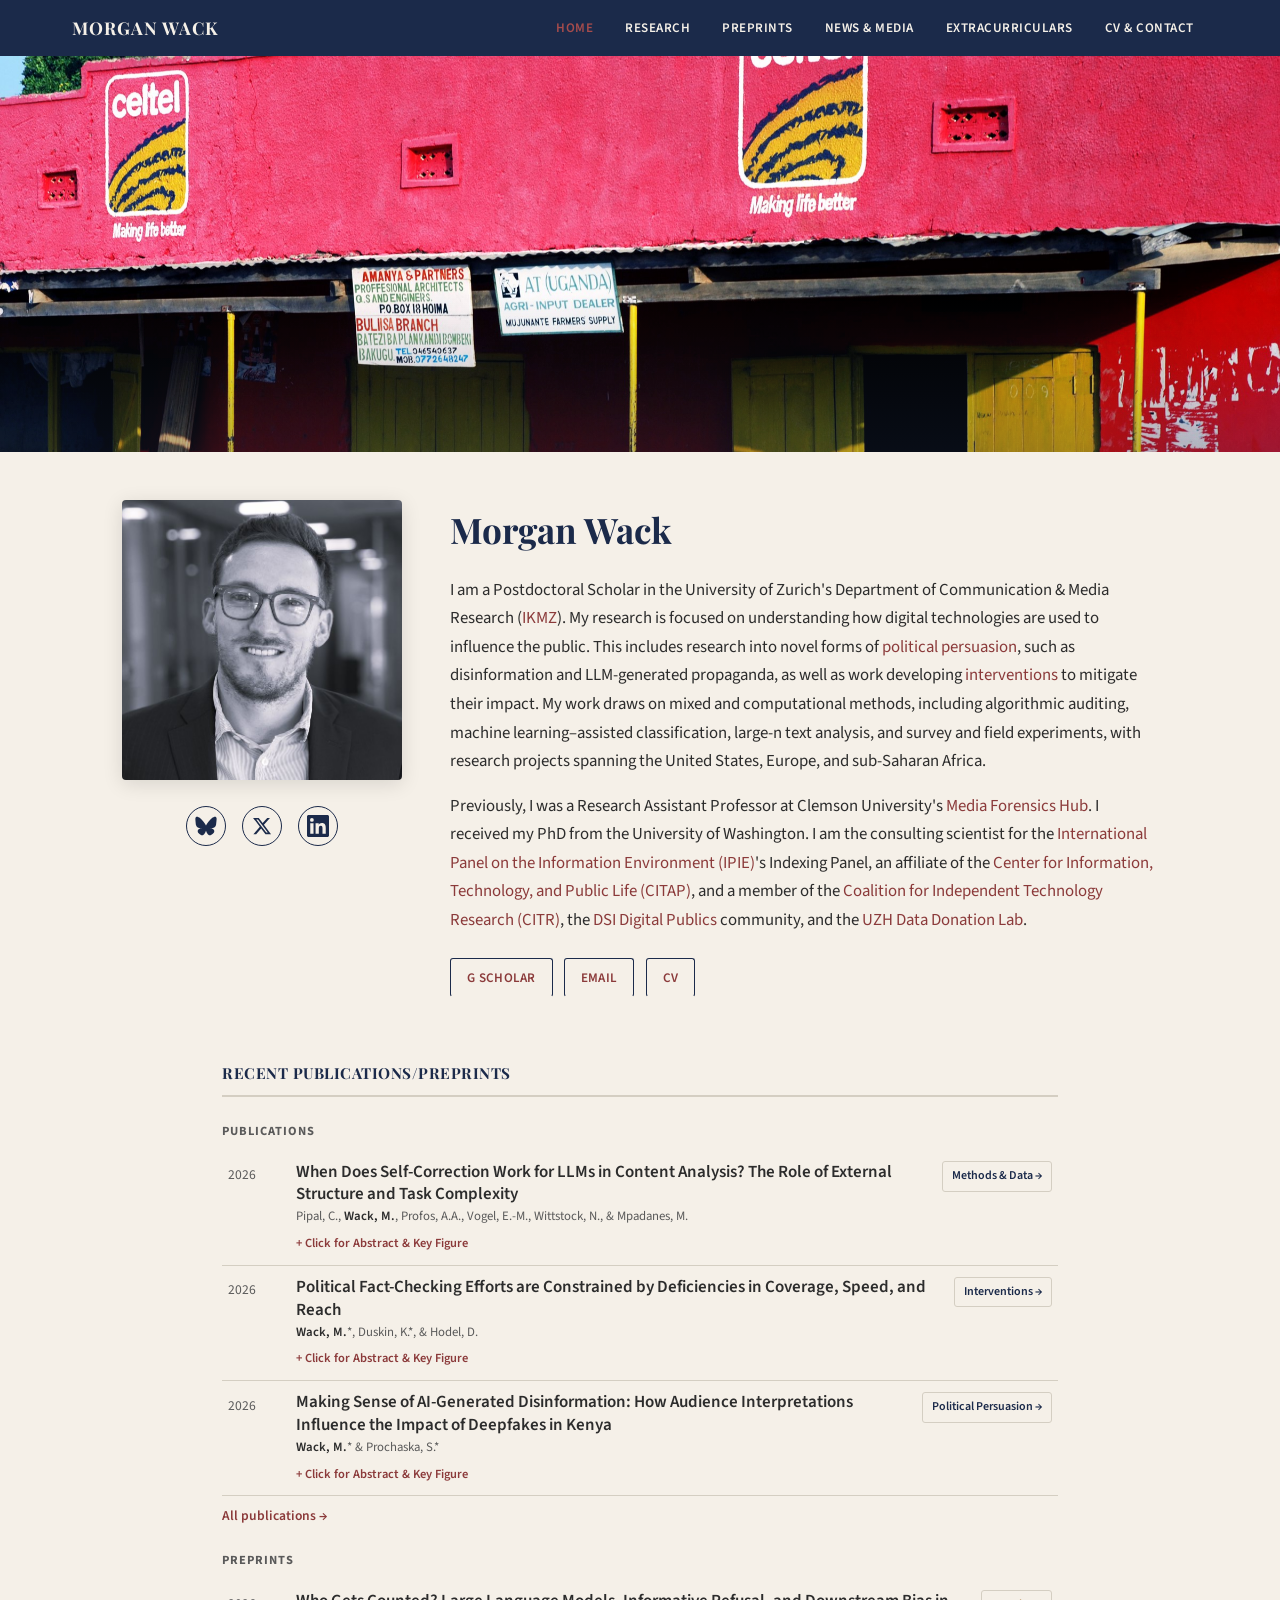
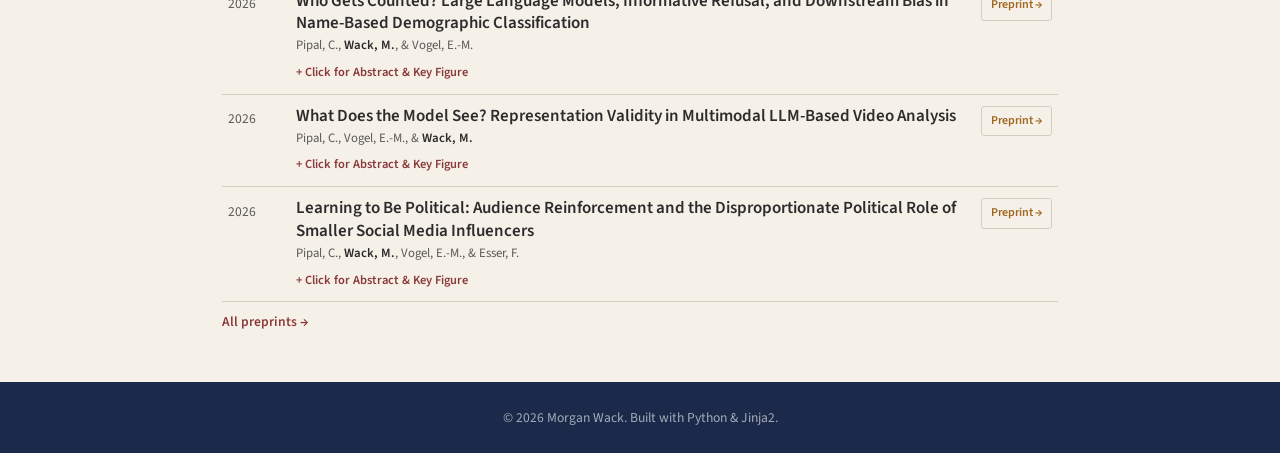
<file: index.html>
<!DOCTYPE html>
<html lang="en">
<head>
    <meta charset="UTF-8">
    <meta name="viewport" content="width=device-width, initial-scale=1.0">
    <title>Morgan Wack</title>
    <link rel="preconnect" href="https://fonts.googleapis.com">
    <link rel="preconnect" href="https://fonts.gstatic.com" crossorigin>
    <link href="https://fonts.googleapis.com/css2?family=Playfair+Display:wght@400;700&family=Source+Sans+3:ital,wght@0,300;0,400;0,600;1,400&display=swap" rel="stylesheet">
    <link rel="stylesheet" href="static/css/style.css?v=research-v11">
</head>
<body>
    <!-- Navigation -->
    <nav class="main-nav" id="mainNav">
        <div class="nav-inner">
            <a href="index.html" class="nav-brand">MORGAN WACK</a>
            <div class="nav-links">
                
                <a href="index.html" class="nav-link active">HOME</a>
                
                <a href="research.html" class="nav-link ">RESEARCH</a>
                
                <a href="preprints.html" class="nav-link ">PREPRINTS</a>
                
                <a href="news.html" class="nav-link ">NEWS & MEDIA</a>
                
                <a href="extracurriculars.html" class="nav-link ">EXTRACURRICULARS</a>
                
                <a href="cv.html" class="nav-link ">CV & CONTACT</a>
                
            </div>
            <button class="nav-toggle" aria-label="Toggle navigation" onclick="document.querySelector('.nav-links').classList.toggle('open')">
                <span></span><span></span><span></span>
            </button>
        </div>
    </nav>

    
<!-- Parallax Hero Banner -->
<div class="hero-banner">
    <div class="hero-image"></div>
    <div class="hero-overlay"></div>
</div>

<!-- Intro Section -->
<section class="home-intro">
    <div class="container">
        <div class="intro-grid">
            <div class="intro-photo">
                <img src="static/images/headshot.jpg" alt="Morgan Wack">
                <div class="photo-social-icons">
                    <a href="https://bsky.app/profile/morganwack.bsky.social" target="_blank" rel="noopener" aria-label="BlueSky" class="photo-social-link">
                        <svg viewBox="0 0 600 530" width="22" height="22" fill="currentColor"><path d="M135.72 44.03C202.216 93.951 273.74 195.17 300 249.49c26.262-54.316 97.782-155.54 164.28-205.46C512.26 8.009 590-19.862 590 68.825c0 17.712-10.155 148.79-16.111 170.07-20.703 73.984-96.144 92.854-163.25 81.433 117.3 19.964 147.14 86.092 82.697 152.22-122.39 125.59-175.91-31.511-189.63-71.766-2.514-7.38-3.69-10.832-3.708-7.896-.017-2.936-1.193.516-3.707 7.896-13.714 40.255-67.233 197.36-189.63 71.766-64.444-66.128-34.605-132.256 82.697-152.22-67.108 11.421-142.55-7.449-163.25-81.433C20.15 217.613 10 86.536 10 68.824c0-88.687 77.742-60.816 125.72-24.795z"/></svg>
                    </a>
                    <a href="https://x.com/MorganWack" target="_blank" rel="noopener" aria-label="X (Twitter)" class="photo-social-link">
                        <svg viewBox="0 0 24 24" width="20" height="20" fill="currentColor"><path d="M18.244 2.25h3.308l-7.227 8.26 8.502 11.24H16.17l-5.214-6.817L4.99 21.75H1.68l7.73-8.835L1.254 2.25H8.08l4.713 6.231zm-1.161 17.52h1.833L7.084 4.126H5.117z"/></svg>
                    </a>
                    <a href="https://www.linkedin.com/in/morgan-wack/" target="_blank" rel="noopener" aria-label="LinkedIn" class="photo-social-link">
                        <svg viewBox="0 0 24 24" width="22" height="22" fill="currentColor"><path d="M20.447 20.452h-3.554v-5.569c0-1.328-.027-3.037-1.852-3.037-1.853 0-2.136 1.445-2.136 2.939v5.667H9.351V9h3.414v1.561h.046c.477-.9 1.637-1.85 3.37-1.85 3.601 0 4.267 2.37 4.267 5.455v6.286zM5.337 7.433a2.062 2.062 0 01-2.063-2.065 2.064 2.064 0 112.063 2.065zm1.782 13.019H3.555V9h3.564v11.452zM22.225 0H1.771C.792 0 0 .774 0 1.729v20.542C0 23.227.792 24 1.771 24h20.451C23.2 24 24 23.227 24 22.271V1.729C24 .774 23.2 0 22.222 0h.003z"/></svg>
                    </a>
                </div>
            </div>
            <div class="intro-text">
                <h1>Morgan Wack</h1>
                <p>I am a Postdoctoral Scholar in the University of Zurich's Department of Communication &amp; Media Research (<a href="https://www.ikmz.uzh.ch/en.html">IKMZ</a>). My research is focused on understanding how digital technologies are used to influence the public. This includes research into novel forms of <a href="research.html">political persuasion</a>, such as disinformation and LLM-generated propaganda, as well as work developing <a href="research.html">interventions</a> to mitigate their impact. My work draws on mixed and computational methods, including algorithmic auditing, machine learning&ndash;assisted classification, large-n text analysis, and survey and field experiments, with research projects spanning the United States, Europe, and sub-Saharan Africa.</p>
                <p>Previously, I was a Research Assistant Professor at Clemson University's <a href="https://www.clemson.edu/centers-institutes/watt/hub/">Media Forensics Hub</a>. I received my PhD from the University of Washington. I am the consulting scientist for the <a href="https://www.ipie.info/panels/scientific-panel-on-indexing-the-information-environment">International Panel on the Information Environment (IPIE)</a>'s Indexing Panel, an affiliate of the <a href="https://citap.unc.edu/">Center for Information, Technology, and Public Life (CITAP)</a>, and a member of the <a href="https://independenttechresearch.org/">Coalition for Independent Technology Research (CITR)</a>, the <a href="https://digitalpublics.dsi.uzh.ch/">DSI Digital Publics</a> community, and the <a href="https://datadonation.uzh.ch/en/community/">UZH Data Donation Lab</a>.</p>
                <div class="social-links">
                    <a href="https://scholar.google.com/citations?user=AScyny0AAAAJ&hl=en" class="social-btn" target="_blank">G SCHOLAR</a>
                    <a href="mailto:m.wack@ikmz.uzh.ch" class="social-btn">EMAIL</a>
                    <a href="cv.html" class="social-btn">CV</a>
                </div>
            </div>
        </div>
    </div>
</section>



<!-- Recent Publications and Preprints -->
<section class="home-section">
    <div class="container">
        <h2>Recent Publications/Preprints</h2>
        <hr>
        <h3 class="home-sublabel">Publications</h3>
        <div class="recent-list home-recent">
            
            <div class="recent-row recent-row-2">
                <span class="rr-year">2026</span>
                <span class="rr-main">
                    <a class="rr-title" href="https://doi.org/10.5117/CCR2026.2.13.PIPA" target="_blank" title="When Does Self-Correction Work for LLMs in Content Analysis? The Role of External Structure and Task Complexity">When Does Self-Correction Work for LLMs in Content Analysis? The Role of External Structure and Task Complexity</a>
                    <span class="rr-authors">Pipal, C., <strong>Wack, M.</strong>, Profos, A.A., Vogel, E.-M., Wittstock, N., & Mpadanes, M.</span>
                    
                    <details class="pr-abstract rr-details">
                        <summary>Click for Abstract &amp; Key Figure</summary>
                        <p>While Large Language Models (LLMs) have transformed content analysis, their ability to self-correct to achieve higher agreement with human coders remains contested. Recent evidence suggests LLMs fail to self-correct on reasoning tasks, but it is unclear if this limitation applies to classification, where the goal is maximizing overlap with human ground truth. We investigate iterative self-refinement, a pipeline where a model generates an initial classification, critiques its own output, and generates a final refined prediction. We test this across 14 variables (spanning framing, emotions, styles, politics, and topics) using a smaller, cost-effective model (Gemini 2 Flash) by systematically isolating the effects of codebooks versus few-shot examples. Results demonstrate a clear trade-off: refinement significantly boosts human alignment for complex, low-baseline constructs but degrades performance on simple, high-baseline tasks. Notably, a smaller model using refinement matches the accuracy of state-of-the-art reasoning models (Gemini 3 Flash) on complex tasks at a lower cost. These findings establish boundary conditions for self-correction, showing that external structure and task complexity jointly determine when refinement improves data quality.</p>
                        
                        <figure class="pr-figure">
                            <img src="static/images/figures/pipal2026selfcorrection.jpg" alt="Key figure: When Does Self-Correction Work for LLMs in Content Analysis? The Role of External Structure and Task Complexity" loading="lazy">
                            <figcaption>Figure 1. F1-macro before (S0, gray) and after (S3, green) refinement for each condition and construct type.</figcaption>
                        </figure>
                        
                    </details>
                    
                </span>
                
                <a class="rr-area" href="research.html#area-5">Methods & Data &rarr;</a>
                
            </div>

            <div class="recent-row recent-row-2">
                <span class="rr-year">2026</span>
                <span class="rr-main">
                    <a class="rr-title" href="https://www.tandfonline.com/doi/full/10.1080/10584609.2026.2704896" target="_blank" title="Political Fact-Checking Efforts are Constrained by Deficiencies in Coverage, Speed, and Reach">Political Fact-Checking Efforts are Constrained by Deficiencies in Coverage, Speed, and Reach</a>
                    <span class="rr-authors"><strong>Wack, M.</strong>*, Duskin, K.*, & Hodel, D.</span>
                    
                    <details class="pr-abstract rr-details">
                        <summary>Click for Abstract &amp; Key Figure</summary>
                        <p>Fact-checking has been promoted as a key method for combating political misinformation. Comparing the spread of election-related misinformation narratives along with their relevant political fact-checks, this study provides the most comprehensive assessment to date of the real-world limitations faced by political fact-checking efforts. In conceptualizing these barriers to impact, this study extends recent work from laboratory and experimental settings to the wider online information ecosystem present during the 2022 U.S. midterm elections. We find that fact-checks as currently developed and distributed are severely inhibited by constraints on their i. coverage, ii. speed, and iii. reach, which we link to fundamental challenges to the production economies and information asymmetries that differentiate corrections from misinformation. Specifically, we provide evidence that fewer than half of all prominent election-related misinformation narratives were fact-checked. Within the subset of fact-checked claims, we find that the median fact-check was released a full four days after the initial appearance of a narrative. Using network analysis to estimate user partisanship and dynamics of information spread, we find additional evidence that fact-checks make up less than 1.2% of narrative conversations and that even when shared, fact-checks are nearly always shared within, rather than between, partisan communities. Finally, we provide empirical evidence which runs contrary to the assumption that fact-checking is politically biased. Through this assessment of the real-world influence of fact-checking efforts, our findings underscore how limitations in coverage, speed, and reach necessitate further examination of the use of fact-checks as the primary method for combating political misinformation.</p>
                        
                        <figure class="pr-figure">
                            <img src="static/images/figures/wack2026political.jpg" alt="Key figure: Political Fact-Checking Efforts are Constrained by Deficiencies in Coverage, Speed, and Reach" loading="lazy">
                            <figcaption>Figure 4. Network visualization of online discussion of false and misleading narratives and their corresponding fact-checks.</figcaption>
                        </figure>
                        
                    </details>
                    
                </span>
                
                <a class="rr-area" href="research.html#area-3">Interventions &rarr;</a>
                
            </div>

            <div class="recent-row recent-row-2">
                <span class="rr-year">2026</span>
                <span class="rr-main">
                    <a class="rr-title" href="https://doi.org/10.1177/20563051261462092" target="_blank" title="Making Sense of AI-Generated Disinformation: How Audience Interpretations Influence the Impact of Deepfakes in Kenya">Making Sense of AI-Generated Disinformation: How Audience Interpretations Influence the Impact of Deepfakes in Kenya</a>
                    <span class="rr-authors"><strong>Wack, M.</strong>* & Prochaska, S.*</span>
                    
                    <details class="pr-abstract rr-details">
                        <summary>Click for Abstract &amp; Key Figure</summary>
                        <p>Does social commentary influence the effects of political deepfakes? To answer this question, we rely on a survey experiment based in Kenya ( N = 7,000). The experiment saw respondents view a generated clip of presidential candidates discussing their role in a fabricated corruption scheme coupled with embedded comments expressing varied levels of skepticism. In line with prior work, we first show that social commentary shapes how audiences interpret media. Next, we go beyond this initial finding to examine how commentary in social environments can shape the perceived authenticity of entire videos by integrating a novel survey instrument aimed at improving the ecological validity of our experimental design. Using this instrument, we find that comments which failed to remark on the synthetic origins of the video reduced support for the politician, while skeptical comments partially restored it. Partisanship also mattered, as respondents more readily dismissed deepfakes targeting candidates they supported compared to opposing candidates. Our findings highlight how the social context in which users view AI-generated disinformation can reshape audience perceptions, particularly in contexts that lack sufficient resources to maintain effective moderation systems. We conclude that audience-driven “collective sensemaking” can critically alter the influence of deepfakes, introducing both challenges and opportunities for the development of countermeasures for mitigating the influence of audio-visual disinformation. Our discussion emphasizes the need for research on deepfakes and related forms of multi-modal AI-generated content to take socio-political contexts into account when considering the direction of influence and potential for harm.</p>
                        
                        <figure class="pr-figure">
                            <img src="static/images/figures/wack2026making.jpg" alt="Key figure: Making Sense of AI-Generated Disinformation: How Audience Interpretations Influence the Impact of Deepfakes in Kenya" loading="lazy">
                            <figcaption>Figure 3. Estimated support for the candidate depicted in the deepfake.</figcaption>
                        </figure>
                        
                    </details>
                    
                </span>
                
                <a class="rr-area" href="research.html#area-1">Political Persuasion &rarr;</a>
                
            </div>

        </div>
        <p class="home-more"><a href="research.html">All publications &rarr;</a></p>
        <h3 class="home-sublabel">Preprints</h3>
        <div class="recent-list home-recent">
            
            <div class="recent-row recent-row-2">
                <span class="rr-year">2026</span>
                <span class="rr-main">
                    <a class="rr-title" href="https://arxiv.org/abs/2611.06550" target="_blank" title="Who Gets Counted? Large Language Models, Informative Refusal, and Downstream Bias in Name-Based Demographic Classification">Who Gets Counted? Large Language Models, Informative Refusal, and Downstream Bias in Name-Based Demographic Classification</a>
                    <span class="rr-authors">Pipal, C., <strong>Wack, M.</strong>, & Vogel, E.-M.</span>
                    
                    <details class="pr-abstract rr-details">
                        <summary>Click for Abstract &amp; Key Figure</summary>
                        <p>Researchers routinely infer gender, race, and ethnicity from names, yet the standard tools used for this task misclassify the groups that diversity research most needs to measure. Large language models (LLMs) have been proposed as a remedy because they label diverse names accurately. We ask whether that accuracy carries over to the estimates researchers report. Across 10,000 Chinese names, 19,998 North Carolina voters with self-reported race, and 300 political science authors with human reference codes, we compare three LLMs with seven traditional tools and link the voter sample to party registration and age. Selective labeling explains part of the LLMs' accuracy advantage. Claude Haiku labels half of the voters, and a traditional tool limited to its most confident half is more accurate. Hard labels from every tool understate the White–Black gap in Democratic registration by 36% to 65%, while BIRDiE estimation on BISG posteriors comes within 0.03 of it. Haiku's missing labels select on age, inflating the age gap by six years. Combined with BISG, LLM answers sharpen individual labels without a demonstrated gain in BIRDiE accuracy. Classifiers should be judged by the estimates they produce, including the consequences of missing labels.</p>
                        
                        <figure class="pr-figure">
                            <img src="static/images/preprints/pipal_wack_vogel_whogetscounted_preprint.jpg" alt="Key figure: Who Gets Counted? Large Language Models, Informative Refusal, and Downstream Bias in Name-Based Demographic Classification" loading="lazy">
                            <figcaption>Figure 3. Bias of each estimator for the White–Black gap in Democratic registration and the Black share of the sample.</figcaption>
                        </figure>
                        
                    </details>
                    
                </span>
                
                <a class="rr-area rr-area-preprint" href="preprints.html#pp-pipal_wack_vogel_whogetscounted_preprint">Preprint &rarr;</a>
                
            </div>

            <div class="recent-row recent-row-2">
                <span class="rr-year">2026</span>
                <span class="rr-main">
                    <a class="rr-title" href="https://arxiv.org/abs/2611.05181" target="_blank" title="What Does the Model See? Representation Validity in Multimodal LLM-Based Video Analysis">What Does the Model See? Representation Validity in Multimodal LLM-Based Video Analysis</a>
                    <span class="rr-authors">Pipal, C., Vogel, E.-M., & <strong>Wack, M.</strong></span>
                    
                    <details class="pr-abstract rr-details">
                        <summary>Click for Abstract &amp; Key Figure</summary>
                        <p>Multimodal large language models (MLLMs) allow social scientists to analyze video at scale, but researchers must decide which parts of a video to provide as input. We use the term representation validity to examine how text, audio, video, and combined inputs affect measurement and subsequent analysis. We compare input representations across six open-weight MLLMs and three human-annotated video datasets. No representation consistently performs best. On seven news-related constructs, native-video performance varies little across models (macro-F1 = .70-.77), while extracted-text performance ranges from .52 to .80. Three models perform better with text and three with video. Combining inputs rarely improves performance. Higher classification accuracy also does not reliably produce estimates closer to those based on human codes. The highest-F1 representation best reproduces human-coded regression coefficients in 17 of 42 comparisons. Even when each model uses its highest-F1 deployable representation, 45% of sample-prevalence estimates differ from the human-coded benchmark by more than ten percentage points. Input representation therefore requires validation for both the construct being measured and the quantity estimated from the resulting labels.</p>
                        
                        <figure class="pr-figure">
                            <img src="static/images/preprints/pipal_vogel_wack_representation_preprint.jpg" alt="Key figure: What Does the Model See? Representation Validity in Multimodal LLM-Based Video Analysis" loading="lazy">
                            <figcaption>Figure 6. Inferential validity in the news data (n = 599).</figcaption>
                        </figure>
                        
                    </details>
                    
                </span>
                
                <a class="rr-area rr-area-preprint" href="preprints.html#pp-pipal_vogel_wack_representation_preprint">Preprint &rarr;</a>
                
            </div>

            <div class="recent-row recent-row-2">
                <span class="rr-year">2026</span>
                <span class="rr-main">
                    <a class="rr-title" href="https://osf.io/preprints/socarxiv/rykgf_v1" target="_blank" title="Learning to Be Political: Audience Reinforcement and the Disproportionate Political Role of Smaller Social Media Influencers">Learning to Be Political: Audience Reinforcement and the Disproportionate Political Role of Smaller Social Media Influencers</a>
                    <span class="rr-authors">Pipal, C., <strong>Wack, M.</strong>, Vogel, E.-M., & Esser, F.</span>
                    
                    <details class="pr-abstract rr-details">
                        <summary>Click for Abstract &amp; Key Figure</summary>
                        <p>Some social media influencers (SMIs) occasionally discuss political actors and events, while others regularly engage with political topics. We ask here whether audience response helps explain this difference. We argue that engagement with political posts provides feedback that can reinforce further political posting and, over time, a move toward formal-political content. We test this argument using 761,102 Instagram posts from 1,683 Austrian and German SMIs collected over 60 months (2021–2025), combining a validated two-stage text classification pipeline with within-creator fixed-effects regressions and Cox proportional-hazards models. Political posts receive 18% more likes and 28% more comments than non-political posts by the same creator, although this boost is not larger for smaller creators. A better-performing first political post is followed sooner by another political post. Stronger engagement with lifestyle-political posts also predicts an earlier move into formal-political content, with implications for democracy given the increasing prominence of SMIs as agenda-setters in digital ecosystems. Smaller creators post political content at higher rates. Audience response therefore helps explain why political communication by SMIs persists and how it can move toward formal politics.</p>
                        
                        <figure class="pr-figure">
                            <img src="static/images/preprints/pipal_wack_vogel_esser_learning_preprint.jpg" alt="Key figure: Learning to Be Political: Audience Reinforcement and the Disproportionate Political Role of Smaller Social Media Influencers" loading="lazy">
                            <figcaption>Figure 3: H3: within-creator engagement boost on political vs. non-political posts and the de- scriptive per-size slopes (N = 1,683 creators).</figcaption>
                        </figure>
                        
                    </details>
                    
                </span>
                
                <a class="rr-area rr-area-preprint" href="preprints.html#pp-pipal_wack_vogel_esser_learning_preprint">Preprint &rarr;</a>
                
            </div>

        </div>
        <p class="home-more"><a href="preprints.html">All preprints &rarr;</a></p>
    </div>
</section>


    <!-- Footer -->
    <footer class="site-footer">
        <div class="container">
            <p>&copy; 2026 Morgan Wack. Built with Python & Jinja2.</p>
        </div>
    </footer>

    <script src="static/js/main.js"></script>
    <!-- GoatCounter analytics (privacy-friendly, no cookies) -->
    <script data-goatcounter="https://morganwack.goatcounter.com/count"
            async src="//gc.zgo.at/count.js"></script>
</body>
</html>
</file>
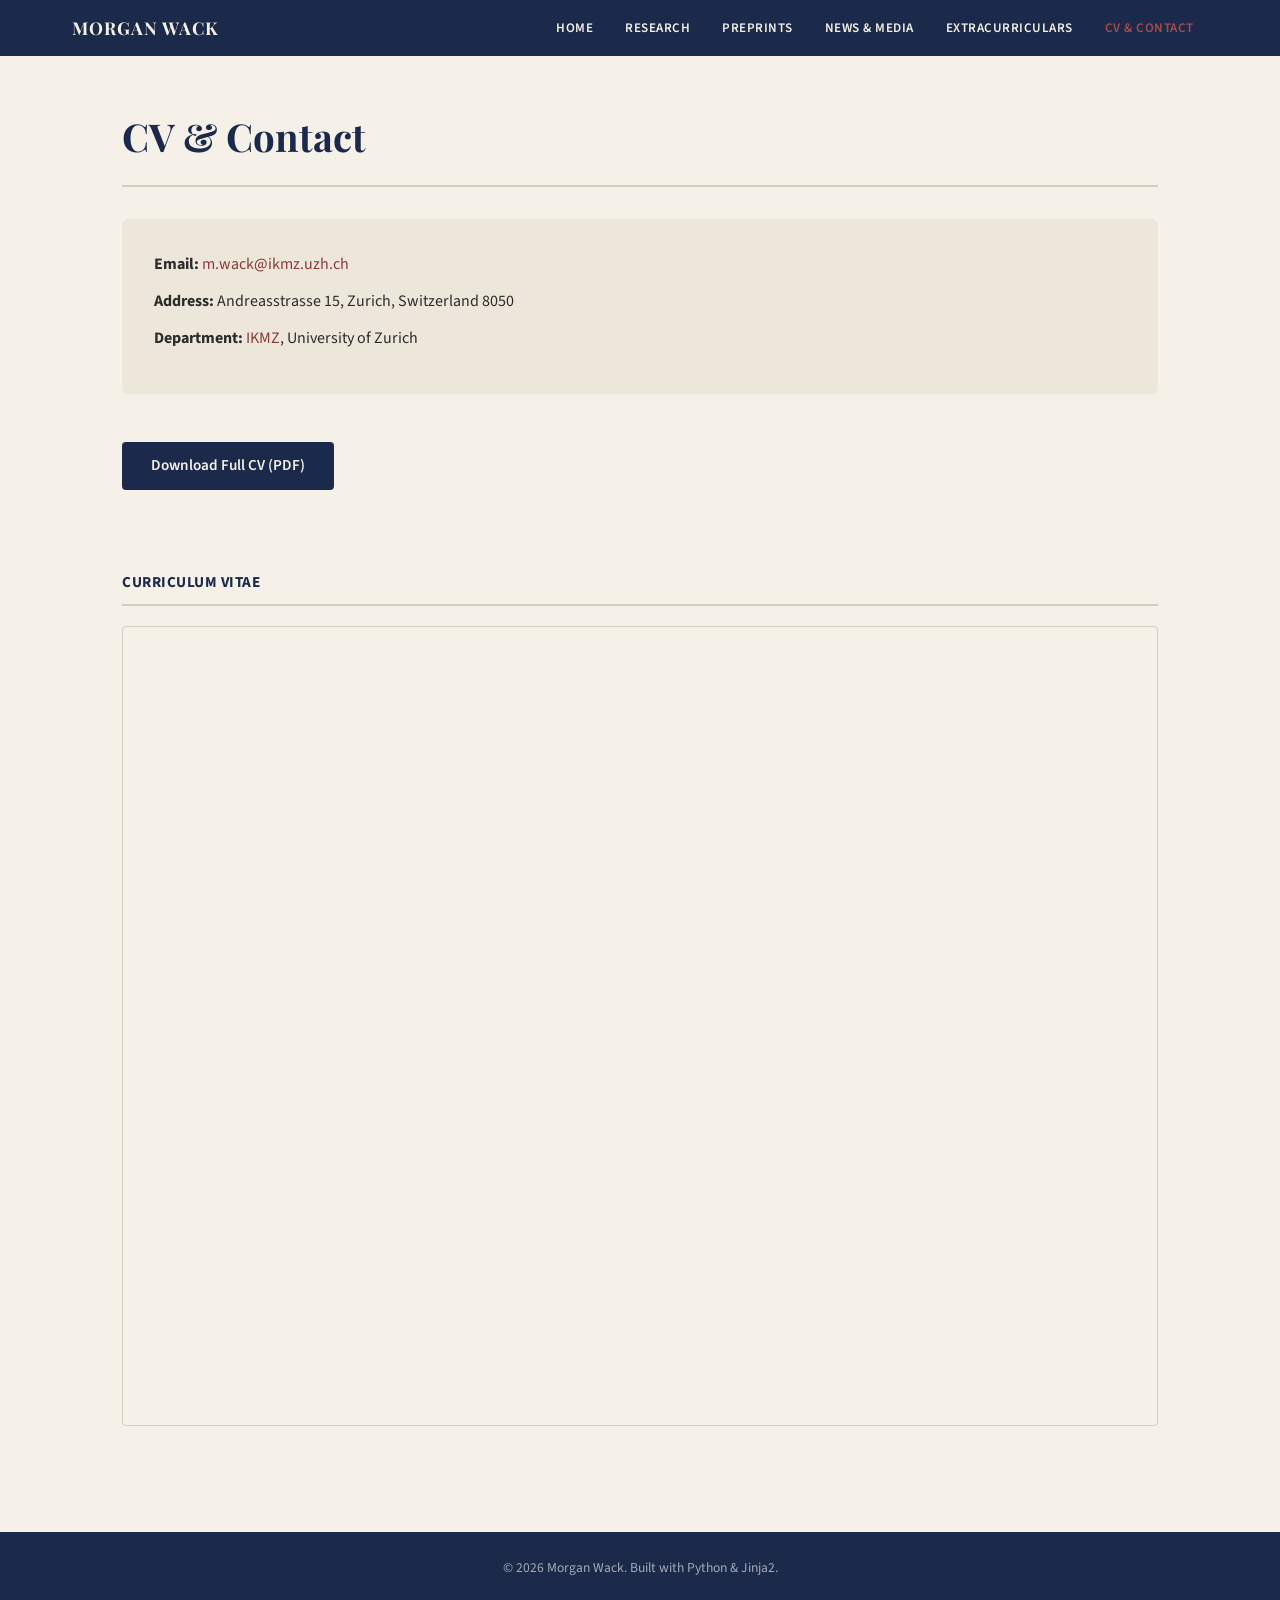
<file: cv.html>
<!DOCTYPE html>
<html lang="en">
<head>
    <meta charset="UTF-8">
    <meta name="viewport" content="width=device-width, initial-scale=1.0">
    <title>CV &amp; Contact – Morgan Wack</title>
    <link rel="preconnect" href="https://fonts.googleapis.com">
    <link rel="preconnect" href="https://fonts.gstatic.com" crossorigin>
    <link href="https://fonts.googleapis.com/css2?family=Playfair+Display:wght@400;700&family=Source+Sans+3:ital,wght@0,300;0,400;0,600;1,400&display=swap" rel="stylesheet">
    <link rel="stylesheet" href="static/css/style.css?v=research-v11">
</head>
<body>
    <!-- Navigation -->
    <nav class="main-nav" id="mainNav">
        <div class="nav-inner">
            <a href="index.html" class="nav-brand">MORGAN WACK</a>
            <div class="nav-links">
                
                <a href="index.html" class="nav-link ">HOME</a>
                
                <a href="research.html" class="nav-link ">RESEARCH</a>
                
                <a href="preprints.html" class="nav-link ">PREPRINTS</a>
                
                <a href="news.html" class="nav-link ">NEWS & MEDIA</a>
                
                <a href="extracurriculars.html" class="nav-link ">EXTRACURRICULARS</a>
                
                <a href="cv.html" class="nav-link active">CV & CONTACT</a>
                
            </div>
            <button class="nav-toggle" aria-label="Toggle navigation" onclick="document.querySelector('.nav-links').classList.toggle('open')">
                <span></span><span></span><span></span>
            </button>
        </div>
    </nav>

    
<div class="page-content">
    <div class="container">
        <h1 class="page-title">CV & Contact</h1>
        <hr class="page-divider">

        <!-- Contact Info -->
        <section class="cv-section">
            <div class="contact-info">
                <p><strong>Email:</strong> <a href="mailto:m.wack@ikmz.uzh.ch">m.wack@ikmz.uzh.ch</a></p>
                <p><strong>Address:</strong> Andreasstrasse 15, Zurich, Switzerland 8050</p>
                <p><strong>Department:</strong> <a href="https://www.ikmz.uzh.ch/en.html">IKMZ</a>, University of Zurich</p>
            </div>
        </section>

        <!-- CV Download -->
        <section class="cv-section">
            <a href="static/images/MorganWack_CV.pdf?v=1792513706" class="cv-download" target="_blank">
                Download Full CV (PDF)
            </a>
        </section>

        <!-- Embedded CV -->
        <section class="cv-section">
            <h2 class="section-label">Curriculum Vitae</h2>
            <iframe src="static/images/MorganWack_CV.pdf?v=1792513706" class="cv-embed" title="Morgan Wack CV"></iframe>
        </section>
    </div>
</div>


    <!-- Footer -->
    <footer class="site-footer">
        <div class="container">
            <p>&copy; 2026 Morgan Wack. Built with Python & Jinja2.</p>
        </div>
    </footer>

    <script src="static/js/main.js"></script>
    <!-- GoatCounter analytics (privacy-friendly, no cookies) -->
    <script data-goatcounter="https://morganwack.goatcounter.com/count"
            async src="//gc.zgo.at/count.js"></script>
</body>
</html>
</file>
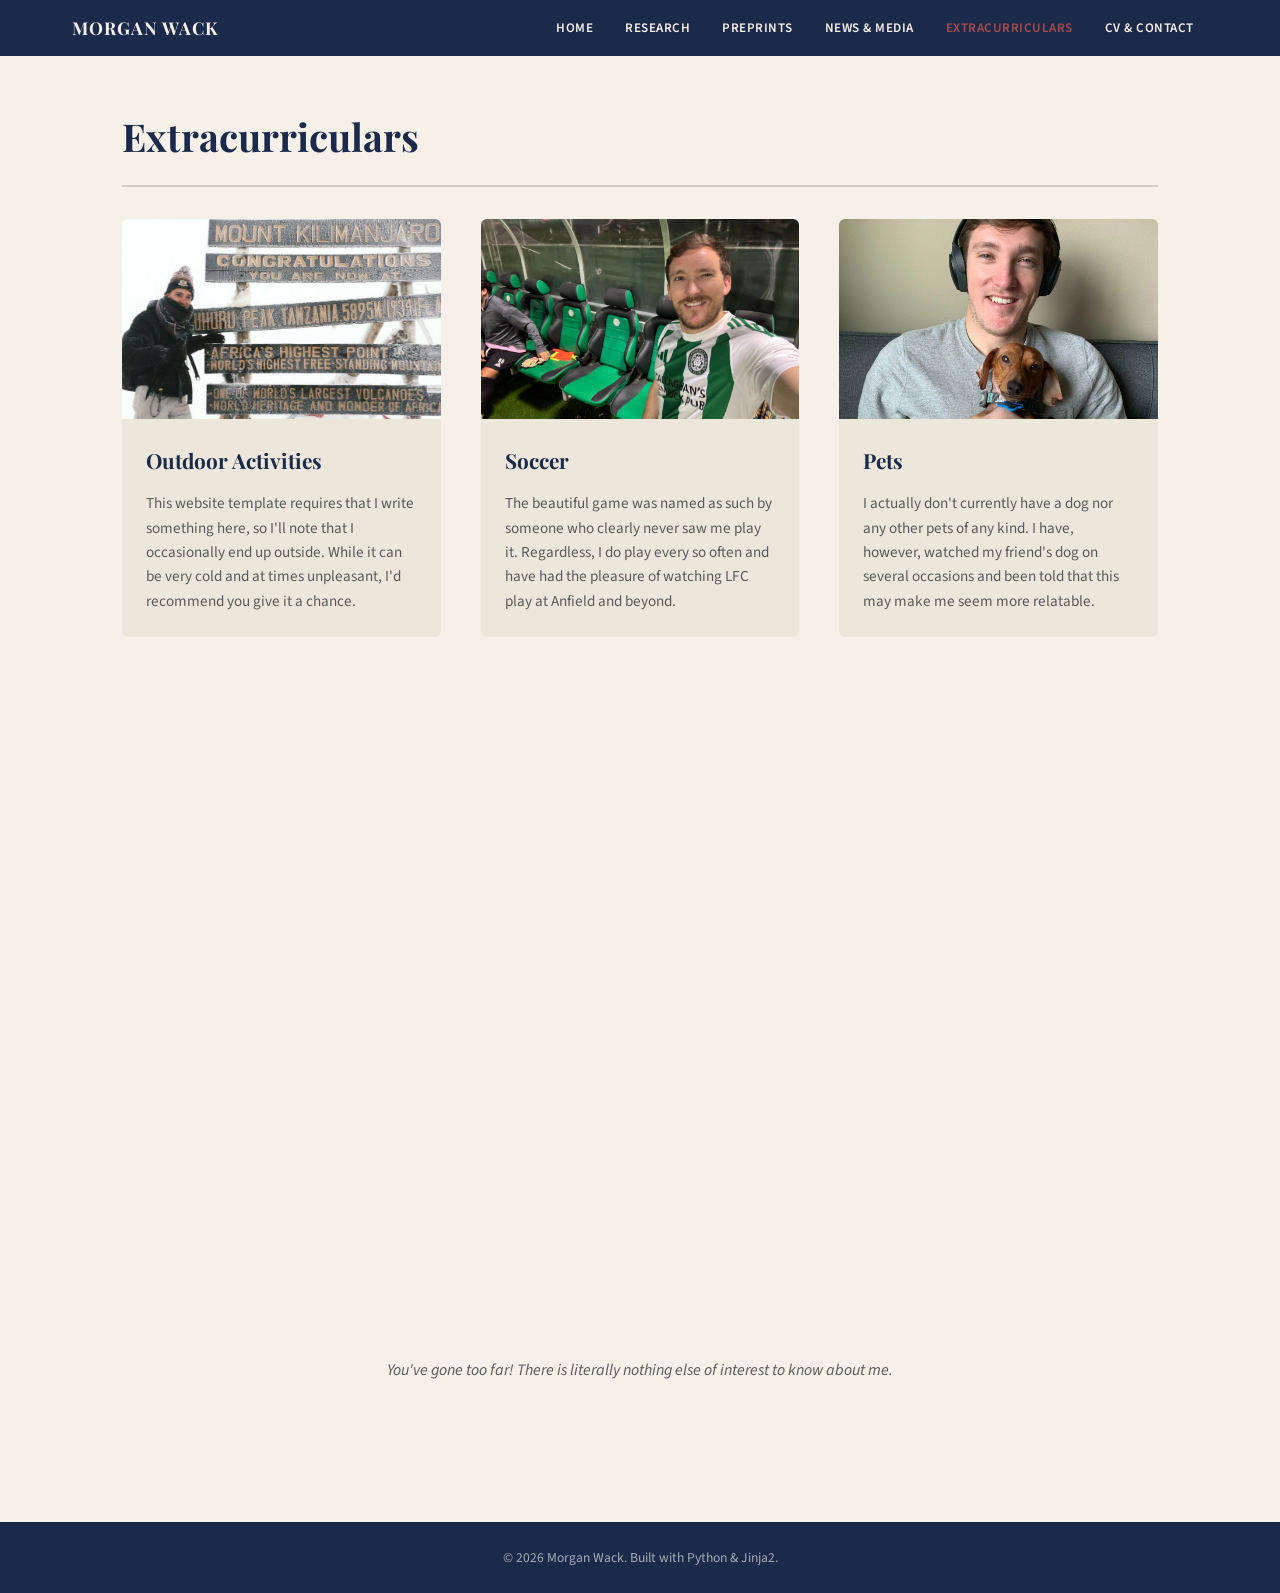
<file: extracurriculars.html>
<!DOCTYPE html>
<html lang="en">
<head>
    <meta charset="UTF-8">
    <meta name="viewport" content="width=device-width, initial-scale=1.0">
    <title>Extracurriculars – Morgan Wack</title>
    <link rel="preconnect" href="https://fonts.googleapis.com">
    <link rel="preconnect" href="https://fonts.gstatic.com" crossorigin>
    <link href="https://fonts.googleapis.com/css2?family=Playfair+Display:wght@400;700&family=Source+Sans+3:ital,wght@0,300;0,400;0,600;1,400&display=swap" rel="stylesheet">
    <link rel="stylesheet" href="static/css/style.css?v=research-v11">
</head>
<body>
    <!-- Navigation -->
    <nav class="main-nav" id="mainNav">
        <div class="nav-inner">
            <a href="index.html" class="nav-brand">MORGAN WACK</a>
            <div class="nav-links">
                
                <a href="index.html" class="nav-link ">HOME</a>
                
                <a href="research.html" class="nav-link ">RESEARCH</a>
                
                <a href="preprints.html" class="nav-link ">PREPRINTS</a>
                
                <a href="news.html" class="nav-link ">NEWS & MEDIA</a>
                
                <a href="extracurriculars.html" class="nav-link active">EXTRACURRICULARS</a>
                
                <a href="cv.html" class="nav-link ">CV & CONTACT</a>
                
            </div>
            <button class="nav-toggle" aria-label="Toggle navigation" onclick="document.querySelector('.nav-links').classList.toggle('open')">
                <span></span><span></span><span></span>
            </button>
        </div>
    </nav>

    
<div class="page-content">
    <div class="container">
        <h1 class="page-title">Extracurriculars</h1>
        <hr class="page-divider">

        <div class="extras-grid">
            <div class="extras-card">
                <div class="extras-image">
                    <img src="static/images/kilimanjaro.jpg" alt="Outdoor Activities">
                </div>
                <h3>Outdoor Activities</h3>
                <p>This website template requires that I write something here, so I'll note that I occasionally end up outside. While it can be very cold and at times unpleasant, I'd recommend you give it a chance.</p>
            </div>
            <div class="extras-card">
                <div class="extras-image">
                    <img src="static/images/soccer.jpg" alt="Soccer" style="object-position: right center;">
                </div>
                <h3>Soccer</h3>
                <p>The beautiful game was named as such by someone who clearly never saw me play it. Regardless, I do play every so often and have had the pleasure of watching LFC play at Anfield and beyond.</p>
            </div>
            <div class="extras-card">
                <div class="extras-image">
                    <img src="static/images/pup.jpg" alt="Pets">
                </div>
                <h3>Pets</h3>
                <p>I actually don't currently have a dog nor any other pets of any kind. I have, however, watched my friend's dog on several occasions and been told that this may make me seem more relatable.</p>
            </div>
        </div>

        <!-- Spacer + joke at bottom -->
        <div class="extras-bottom-joke">
            <p>You've gone too far! There is literally nothing else of interest to know about me.</p>
        </div>
    </div>
</div>


    <!-- Footer -->
    <footer class="site-footer">
        <div class="container">
            <p>&copy; 2026 Morgan Wack. Built with Python & Jinja2.</p>
        </div>
    </footer>

    <script src="static/js/main.js"></script>
    <!-- GoatCounter analytics (privacy-friendly, no cookies) -->
    <script data-goatcounter="https://morganwack.goatcounter.com/count"
            async src="//gc.zgo.at/count.js"></script>
</body>
</html>
</file>
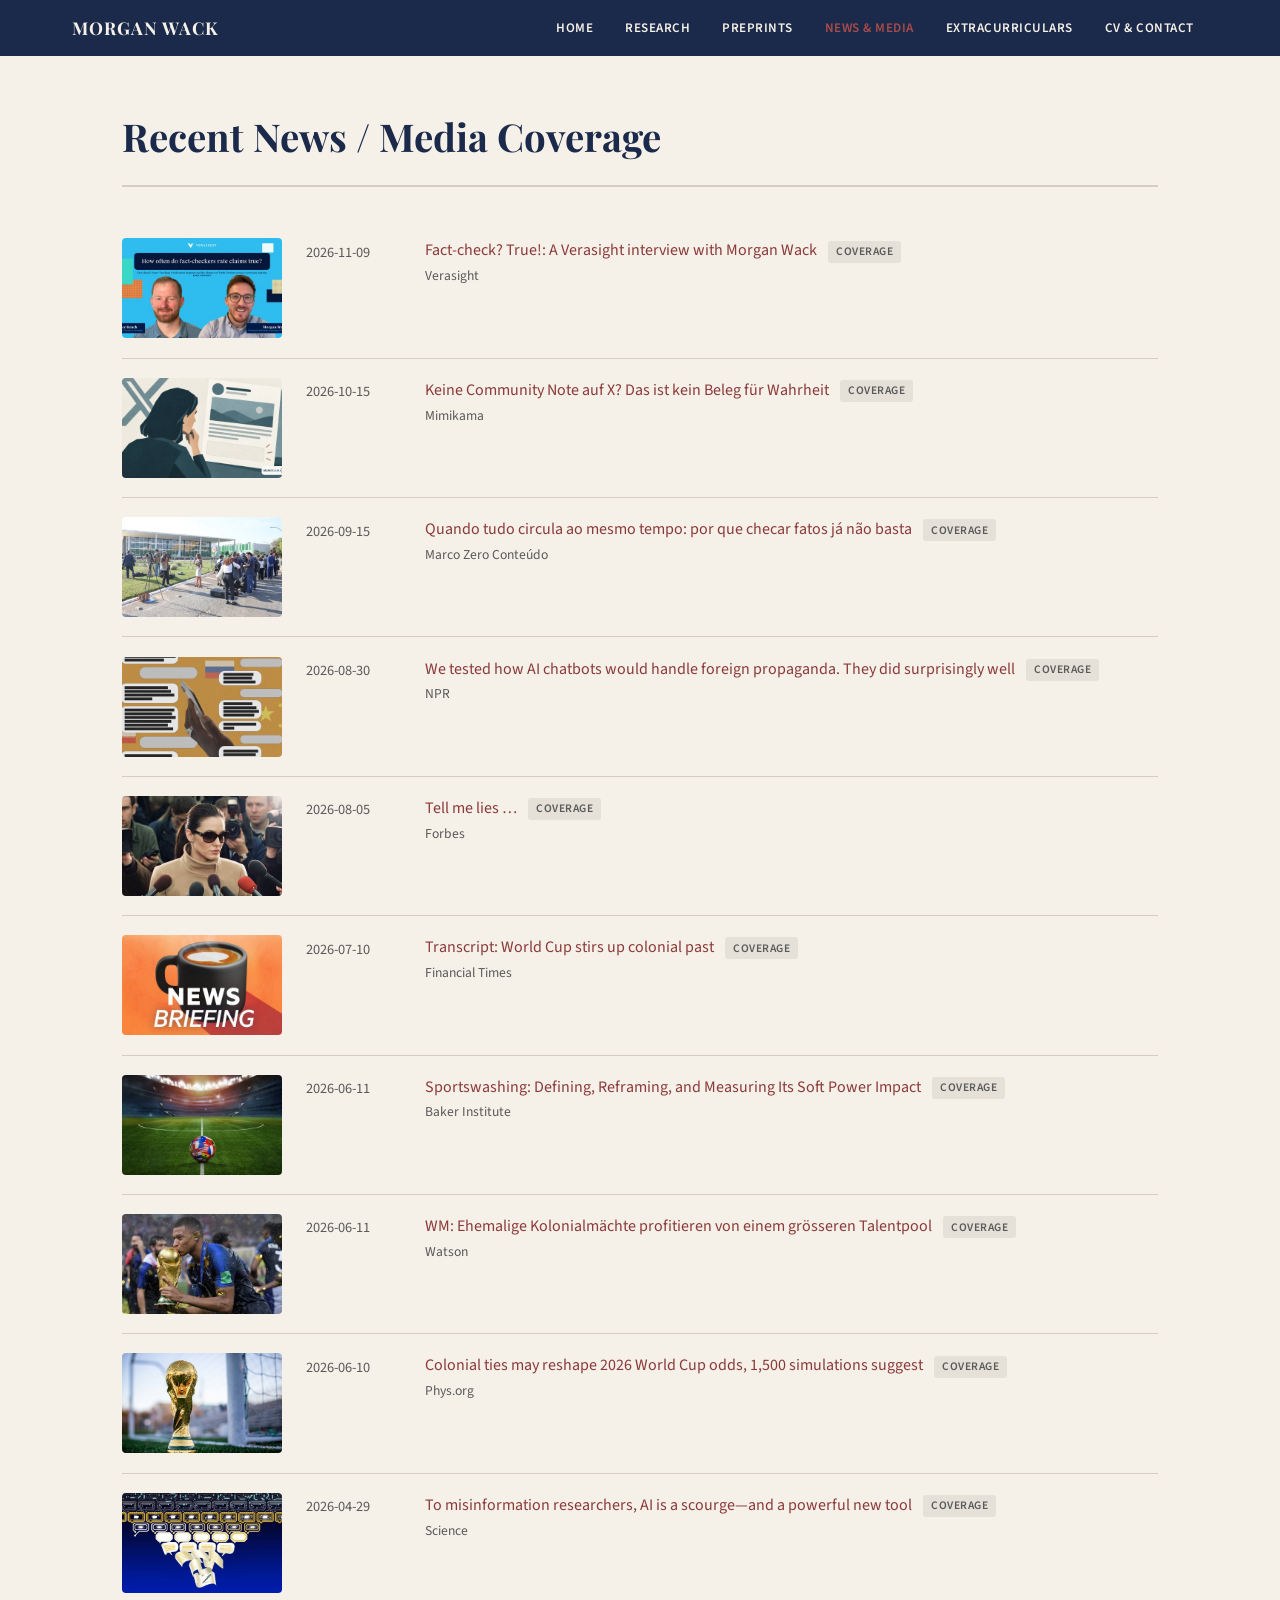
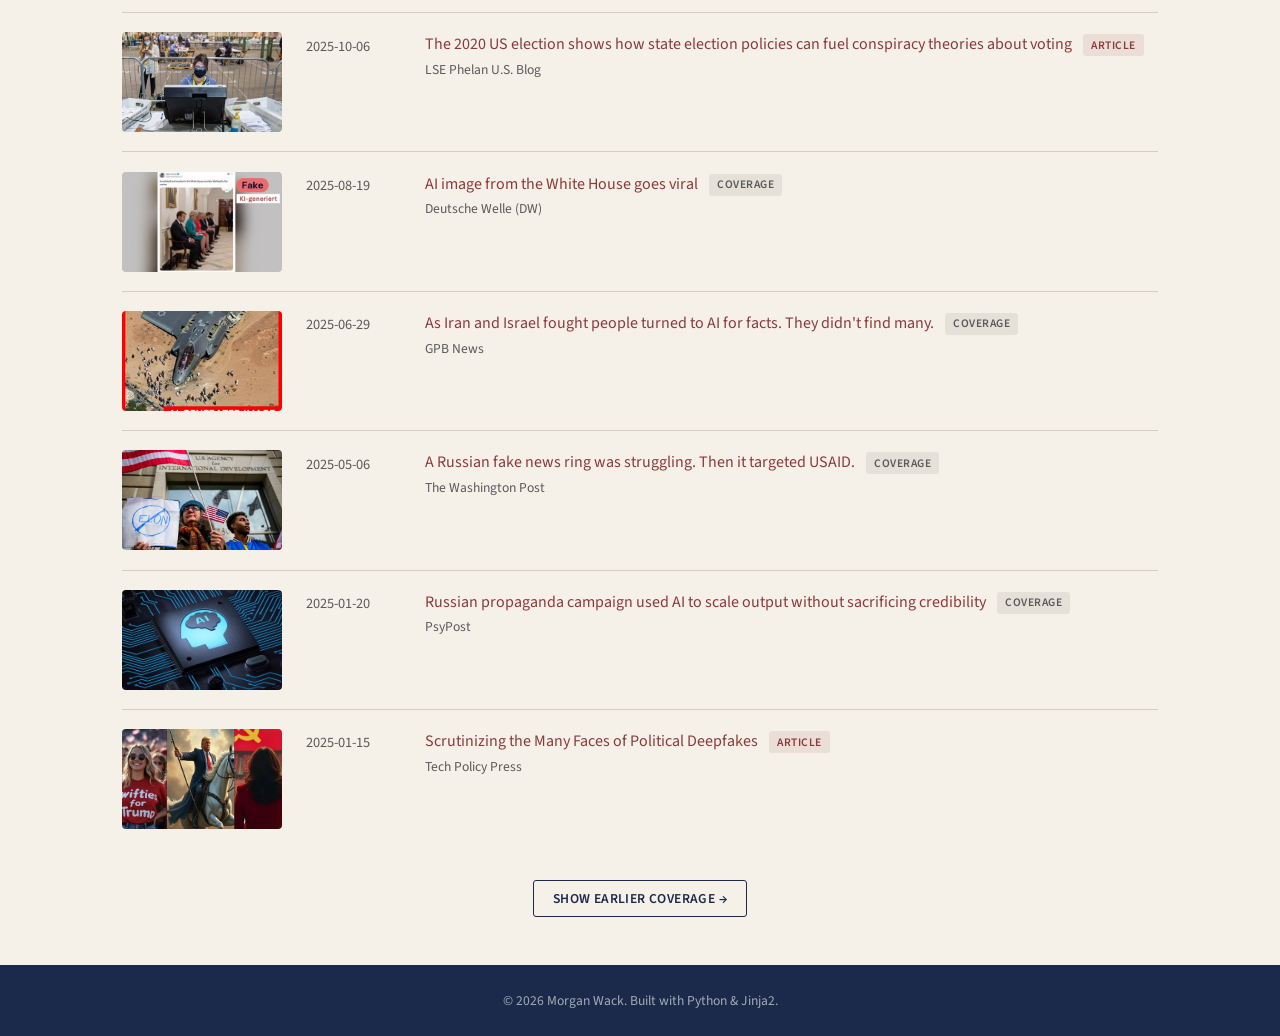
<file: news.html>
<!DOCTYPE html>
<html lang="en">
<head>
    <meta charset="UTF-8">
    <meta name="viewport" content="width=device-width, initial-scale=1.0">
    <title>News &amp; Media – Morgan Wack</title>
    <link rel="preconnect" href="https://fonts.googleapis.com">
    <link rel="preconnect" href="https://fonts.gstatic.com" crossorigin>
    <link href="https://fonts.googleapis.com/css2?family=Playfair+Display:wght@400;700&family=Source+Sans+3:ital,wght@0,300;0,400;0,600;1,400&display=swap" rel="stylesheet">
    <link rel="stylesheet" href="static/css/style.css?v=research-v11">
</head>
<body>
    <!-- Navigation -->
    <nav class="main-nav" id="mainNav">
        <div class="nav-inner">
            <a href="index.html" class="nav-brand">MORGAN WACK</a>
            <div class="nav-links">
                
                <a href="index.html" class="nav-link ">HOME</a>
                
                <a href="research.html" class="nav-link ">RESEARCH</a>
                
                <a href="preprints.html" class="nav-link ">PREPRINTS</a>
                
                <a href="news.html" class="nav-link active">NEWS & MEDIA</a>
                
                <a href="extracurriculars.html" class="nav-link ">EXTRACURRICULARS</a>
                
                <a href="cv.html" class="nav-link ">CV & CONTACT</a>
                
            </div>
            <button class="nav-toggle" aria-label="Toggle navigation" onclick="document.querySelector('.nav-links').classList.toggle('open')">
                <span></span><span></span><span></span>
            </button>
        </div>
    </nav>

    
<div class="page-content">
    <div class="container">
        <h1 class="page-title">Recent News / Media Coverage</h1>
        <hr class="page-divider">

        <ul class="news-list">
            
                
<li class="news-item news-item-with-image">
    
    <div class="news-image">
        <a href="https://www.verasight.io/post/morgan-wack-fact-checking-true-claims-interview"><img src="static/images/news/verasight-2026-11.jpg" alt="Fact-check? True!: A Verasight interview with Morgan Wack"></a>
    </div>
    <div class="news-body">
        <div class="news-date">2026-11-09</div>
        <div class="news-content">
            <h3>
                <a href="https://www.verasight.io/post/morgan-wack-fact-checking-true-claims-interview">Fact-check? True!: A Verasight interview with Morgan Wack</a>
                <span class="news-type media">coverage</span>
            </h3>
            <span class="news-outlet">Verasight</span>
        </div>
    </div>
    
</li>

            
                
<li class="news-item news-item-with-image">
    
    <div class="news-image">
        <a href="https://www.mimikama.org/x-community-notes-fehlender-faktenhinweis/"><img src="static/images/news/mimikama-2026-10.jpg" alt="Keine Community Note auf X? Das ist kein Beleg für Wahrheit"></a>
    </div>
    <div class="news-body">
        <div class="news-date">2026-10-15</div>
        <div class="news-content">
            <h3>
                <a href="https://www.mimikama.org/x-community-notes-fehlender-faktenhinweis/">Keine Community Note auf X? Das ist kein Beleg für Wahrheit</a>
                <span class="news-type media">coverage</span>
            </h3>
            <span class="news-outlet">Mimikama</span>
        </div>
    </div>
    
</li>

            
                
<li class="news-item news-item-with-image">
    
    <div class="news-image">
        <a href="https://marcozero.org/quando-tudo-circula-ao-mesmo-tempo-por-que-checar-fatos-ja-nao-basta/"><img src="static/images/news/marcozero-2026-09.jpg" alt="Quando tudo circula ao mesmo tempo: por que checar fatos já não basta"></a>
    </div>
    <div class="news-body">
        <div class="news-date">2026-09-15</div>
        <div class="news-content">
            <h3>
                <a href="https://marcozero.org/quando-tudo-circula-ao-mesmo-tempo-por-que-checar-fatos-ja-nao-basta/">Quando tudo circula ao mesmo tempo: por que checar fatos já não basta</a>
                <span class="news-type media">coverage</span>
            </h3>
            <span class="news-outlet">Marco Zero Conteúdo</span>
        </div>
    </div>
    
</li>

            
                
<li class="news-item news-item-with-image">
    
    <div class="news-image">
        <a href="https://www.npr.org/2026/08/30/nx-s1-5876436/chatbots-search-propaganda"><img src="static/images/news/npr-2026-08.jpg" alt="We tested how AI chatbots would handle foreign propaganda. They did surprisingly well"></a>
    </div>
    <div class="news-body">
        <div class="news-date">2026-08-30</div>
        <div class="news-content">
            <h3>
                <a href="https://www.npr.org/2026/08/30/nx-s1-5876436/chatbots-search-propaganda">We tested how AI chatbots would handle foreign propaganda. They did surprisingly well</a>
                <span class="news-type media">coverage</span>
            </h3>
            <span class="news-outlet">NPR</span>
        </div>
    </div>
    
</li>

            
                
<li class="news-item news-item-with-image">
    
    <div class="news-image">
        <a href="https://www.forbes.at/artikel/tell-me-lies"><img src="static/images/news/forbes-2026-08.jpg" alt="Tell me lies …"></a>
    </div>
    <div class="news-body">
        <div class="news-date">2026-08-05</div>
        <div class="news-content">
            <h3>
                <a href="https://www.forbes.at/artikel/tell-me-lies">Tell me lies …</a>
                <span class="news-type media">coverage</span>
            </h3>
            <span class="news-outlet">Forbes</span>
        </div>
    </div>
    
</li>

            
                
<li class="news-item news-item-with-image">
    
    <div class="news-image">
        <a href="https://www.ft.com/content/687335f7-23c5-4e7f-9133-2692d5f1e877"><img src="static/images/news/ft-2026-07.jpg" alt="Transcript: World Cup stirs up colonial past"></a>
    </div>
    <div class="news-body">
        <div class="news-date">2026-07-10</div>
        <div class="news-content">
            <h3>
                <a href="https://www.ft.com/content/687335f7-23c5-4e7f-9133-2692d5f1e877">Transcript: World Cup stirs up colonial past</a>
                <span class="news-type media">coverage</span>
            </h3>
            <span class="news-outlet">Financial Times</span>
        </div>
    </div>
    
</li>

            
                
<li class="news-item news-item-with-image">
    
    <div class="news-image">
        <a href="https://www.bakerinstitute.org/research/sportswashing-defining-reframing-and-measuring-its-soft-power-impact"><img src="static/images/news/baker-2026-06.jpg" alt="Sportswashing: Defining, Reframing, and Measuring Its Soft Power Impact"></a>
    </div>
    <div class="news-body">
        <div class="news-date">2026-06-11</div>
        <div class="news-content">
            <h3>
                <a href="https://www.bakerinstitute.org/research/sportswashing-defining-reframing-and-measuring-its-soft-power-impact">Sportswashing: Defining, Reframing, and Measuring Its Soft Power Impact</a>
                <span class="news-type media">coverage</span>
            </h3>
            <span class="news-outlet">Baker Institute</span>
        </div>
    </div>
    
</li>

            
                
<li class="news-item news-item-with-image">
    
    <div class="news-image">
        <a href="https://www.watson.ch/sport/fussball/960595814-wm-ehemalige-kolonialmaechte-profitieren-von-einem-groesseren-talentpool"><img src="static/images/news/watson-2026-06.jpg" alt="WM: Ehemalige Kolonialmächte profitieren von einem grösseren Talentpool"></a>
    </div>
    <div class="news-body">
        <div class="news-date">2026-06-11</div>
        <div class="news-content">
            <h3>
                <a href="https://www.watson.ch/sport/fussball/960595814-wm-ehemalige-kolonialmaechte-profitieren-von-einem-groesseren-talentpool">WM: Ehemalige Kolonialmächte profitieren von einem grösseren Talentpool</a>
                <span class="news-type media">coverage</span>
            </h3>
            <span class="news-outlet">Watson</span>
        </div>
    </div>
    
</li>

            
                
<li class="news-item news-item-with-image">
    
    <div class="news-image">
        <a href="https://phys.org/news/2026-06-colonial-reshape-world-cup-odds.html"><img src="static/images/news/physorg-2026-06.jpg" alt="Colonial ties may reshape 2026 World Cup odds, 1,500 simulations suggest"></a>
    </div>
    <div class="news-body">
        <div class="news-date">2026-06-10</div>
        <div class="news-content">
            <h3>
                <a href="https://phys.org/news/2026-06-colonial-reshape-world-cup-odds.html">Colonial ties may reshape 2026 World Cup odds, 1,500 simulations suggest</a>
                <span class="news-type media">coverage</span>
            </h3>
            <span class="news-outlet">Phys.org</span>
        </div>
    </div>
    
</li>

            
                
<li class="news-item news-item-with-image">
    
    <div class="news-image">
        <a href="https://www.science.org/content/article/misinformation-researchers-ai-scourge-and-powerful-new-tool"><img src="static/images/news/science-2026-04.jpg" alt="To misinformation researchers, AI is a scourge—and a powerful new tool"></a>
    </div>
    <div class="news-body">
        <div class="news-date">2026-04-29</div>
        <div class="news-content">
            <h3>
                <a href="https://www.science.org/content/article/misinformation-researchers-ai-scourge-and-powerful-new-tool">To misinformation researchers, AI is a scourge—and a powerful new tool</a>
                <span class="news-type media">coverage</span>
            </h3>
            <span class="news-outlet">Science</span>
        </div>
    </div>
    
</li>

            
                
<li class="news-item news-item-with-image">
    
    <div class="news-image">
        <a href="https://blogs.lse.ac.uk/usappblog/2025/10/06/the-2020-us-election-shows-how-state-election-policies-can-fuel-conspiracy-theories-about-voting/"><img src="static/images/news/lse-2025-10.jpg" alt="The 2020 US election shows how state election policies can fuel conspiracy theories about voting"></a>
    </div>
    <div class="news-body">
        <div class="news-date">2025-10-06</div>
        <div class="news-content">
            <h3>
                <a href="https://blogs.lse.ac.uk/usappblog/2025/10/06/the-2020-us-election-shows-how-state-election-policies-can-fuel-conspiracy-theories-about-voting/">The 2020 US election shows how state election policies can fuel conspiracy theories about voting</a>
                <span class="news-type article">article</span>
            </h3>
            <span class="news-outlet">LSE Phelan U.S. Blog</span>
        </div>
    </div>
    
</li>

            
                
<li class="news-item news-item-with-image">
    
    <div class="news-image">
        <a href="https://www.dw.com/de/faktencheck-ukraine-gipfel-ki-bild-wei%C3%9Fes-haus-donald-trump-selenskyj-meloni-starlink/a-73687721"><img src="static/images/news/dw-2025-08.jpg" alt="AI image from the White House goes viral"></a>
    </div>
    <div class="news-body">
        <div class="news-date">2025-08-19</div>
        <div class="news-content">
            <h3>
                <a href="https://www.dw.com/de/faktencheck-ukraine-gipfel-ki-bild-wei%C3%9Fes-haus-donald-trump-selenskyj-meloni-starlink/a-73687721">AI image from the White House goes viral</a>
                <span class="news-type media">coverage</span>
            </h3>
            <span class="news-outlet">Deutsche Welle (DW)</span>
        </div>
    </div>
    
</li>

            
                
<li class="news-item news-item-with-image">
    
    <div class="news-image">
        <a href="https://www.gpb.org/news/2025/06/29/iran-and-israel-fought-people-turned-ai-for-facts-they-didnt-find-many"><img src="static/images/news/gpb-2025-06.jpg" alt="As Iran and Israel fought people turned to AI for facts. They didn't find many."></a>
    </div>
    <div class="news-body">
        <div class="news-date">2025-06-29</div>
        <div class="news-content">
            <h3>
                <a href="https://www.gpb.org/news/2025/06/29/iran-and-israel-fought-people-turned-ai-for-facts-they-didnt-find-many">As Iran and Israel fought people turned to AI for facts. They didn't find many.</a>
                <span class="news-type media">coverage</span>
            </h3>
            <span class="news-outlet">GPB News</span>
        </div>
    </div>
    
</li>

            
                
<li class="news-item news-item-with-image">
    
    <div class="news-image">
        <a href="https://www.washingtonpost.com/politics/2025/05/06/operation-overload-russian-disinfo-usaid-musk-x/"><img src="static/images/news/wapo-2025-05.jpg" alt="A Russian fake news ring was struggling. Then it targeted USAID."></a>
    </div>
    <div class="news-body">
        <div class="news-date">2025-05-06</div>
        <div class="news-content">
            <h3>
                <a href="https://www.washingtonpost.com/politics/2025/05/06/operation-overload-russian-disinfo-usaid-musk-x/">A Russian fake news ring was struggling. Then it targeted USAID.</a>
                <span class="news-type media">coverage</span>
            </h3>
            <span class="news-outlet">The Washington Post</span>
        </div>
    </div>
    
</li>

            
                
<li class="news-item news-item-with-image">
    
    <div class="news-image">
        <a href="https://www.psypost.org/russian-propaganda-campaign-used-ai-to-scale-output-without-sacrificing-credibility-study-finds/"><img src="static/images/news/psypost-2025-01.jpg" alt="Russian propaganda campaign used AI to scale output without sacrificing credibility"></a>
    </div>
    <div class="news-body">
        <div class="news-date">2025-01-20</div>
        <div class="news-content">
            <h3>
                <a href="https://www.psypost.org/russian-propaganda-campaign-used-ai-to-scale-output-without-sacrificing-credibility-study-finds/">Russian propaganda campaign used AI to scale output without sacrificing credibility</a>
                <span class="news-type media">coverage</span>
            </h3>
            <span class="news-outlet">PsyPost</span>
        </div>
    </div>
    
</li>

            
                
<li class="news-item news-item-with-image">
    
    <div class="news-image">
        <a href="https://www.techpolicy.press/scrutinizing-the-many-faces-of-political-deepfakes/"><img src="static/images/news/techpolicy-2025-01.jpg" alt="Scrutinizing the Many Faces of Political Deepfakes"></a>
    </div>
    <div class="news-body">
        <div class="news-date">2025-01-15</div>
        <div class="news-content">
            <h3>
                <a href="https://www.techpolicy.press/scrutinizing-the-many-faces-of-political-deepfakes/">Scrutinizing the Many Faces of Political Deepfakes</a>
                <span class="news-type article">article</span>
            </h3>
            <span class="news-outlet">Tech Policy Press</span>
        </div>
    </div>
    
</li>

            
        </ul>

        
        <div class="news-older-wrapper">
            <button type="button" class="news-toggle" data-target="news-older" aria-expanded="false">
                Show earlier coverage &rarr;
            </button>
            <ul class="news-list news-older" id="news-older" hidden>
                
                    
<li class="news-item news-item-with-image">
    
    <div class="news-image">
        <a href="https://restofworld.org/2024/twitter-x-bots-elon-musk-elections/"><img src="static/images/news/restofworld-2024-11.jpg" alt="Elon Musk said he'd eliminate bots from X. Instead election influence campaigns are running wild"></a>
    </div>
    <div class="news-body">
        <div class="news-date">2024-11-01</div>
        <div class="news-content">
            <h3>
                <a href="https://restofworld.org/2024/twitter-x-bots-elon-musk-elections/">Elon Musk said he'd eliminate bots from X. Instead election influence campaigns are running wild</a>
                <span class="news-type media">coverage</span>
            </h3>
            <span class="news-outlet">Rest of World</span>
        </div>
    </div>
    
</li>

                
                    
<li class="news-item news-item-with-image">
    
    <div class="news-image">
        <a href="https://theconversation.com/ai-propaganda-campaign-in-rwanda-has-been-pushing-pro-kagame-messages-a-dangerous-new-trend-in-africa-234296"><img src="static/images/news/conversation-2024-08.jpg" alt="AI propaganda campaign in Rwanda has been pushing pro-Kagame messages"></a>
    </div>
    <div class="news-body">
        <div class="news-date">2024-08-15</div>
        <div class="news-content">
            <h3>
                <a href="https://theconversation.com/ai-propaganda-campaign-in-rwanda-has-been-pushing-pro-kagame-messages-a-dangerous-new-trend-in-africa-234296">AI propaganda campaign in Rwanda has been pushing pro-Kagame messages</a>
                <span class="news-type article">article</span>
            </h3>
            <span class="news-outlet">The Conversation</span>
        </div>
    </div>
    
</li>

                
                    
<li class="news-item news-item-with-image">
    
    <div class="news-image">
        <a href="https://open.clemson.edu/mfh_reports/5"><img src="static/images/news/clemson-2024-06.jpg" alt="Old Despots New Tricks: An AI-Empowered Pro-Kagame/RPF Coordinated Influence Network on X"></a>
    </div>
    <div class="news-body">
        <div class="news-date">2024-06-01</div>
        <div class="news-content">
            <h3>
                <a href="https://open.clemson.edu/mfh_reports/5">Old Despots New Tricks: An AI-Empowered Pro-Kagame/RPF Coordinated Influence Network on X</a>
                <span class="news-type report">report</span>
            </h3>
            <span class="news-outlet">Media Forensics Hub Reports</span>
        </div>
    </div>
    
</li>

                
                    
<li class="news-item news-item-with-image">
    
    <div class="news-image">
        <a href="https://theconversation.com/prosecuting-ex-presidents-for-corruption-is-trending-worldwide-but-its-not-always-great-for-democracy-156931"><img src="static/images/news/conversation-2021-04.jpg" alt="Prosecuting ex-presidents for corruption is trending worldwide"></a>
    </div>
    <div class="news-body">
        <div class="news-date">2021-04-01</div>
        <div class="news-content">
            <h3>
                <a href="https://theconversation.com/prosecuting-ex-presidents-for-corruption-is-trending-worldwide-but-its-not-always-great-for-democracy-156931">Prosecuting ex-presidents for corruption is trending worldwide</a>
                <span class="news-type article">article</span>
            </h3>
            <span class="news-outlet">The Conversation</span>
        </div>
    </div>
    
</li>

                
            </ul>
        </div>
        
    </div>
</div>

<script>
document.addEventListener('DOMContentLoaded', function() {
    document.querySelectorAll('.news-toggle').forEach(function(btn) {
        btn.addEventListener('click', function() {
            var target = document.getElementById(btn.dataset.target);
            var expanded = btn.getAttribute('aria-expanded') === 'true';
            if (expanded) {
                target.setAttribute('hidden', '');
                btn.setAttribute('aria-expanded', 'false');
                btn.innerHTML = 'Show earlier coverage &rarr;';
            } else {
                target.removeAttribute('hidden');
                btn.setAttribute('aria-expanded', 'true');
                btn.innerHTML = 'Hide earlier coverage &uarr;';
            }
        });
    });
});
</script>


    <!-- Footer -->
    <footer class="site-footer">
        <div class="container">
            <p>&copy; 2026 Morgan Wack. Built with Python & Jinja2.</p>
        </div>
    </footer>

    <script src="static/js/main.js"></script>
    <!-- GoatCounter analytics (privacy-friendly, no cookies) -->
    <script data-goatcounter="https://morganwack.goatcounter.com/count"
            async src="//gc.zgo.at/count.js"></script>
</body>
</html>
</file>
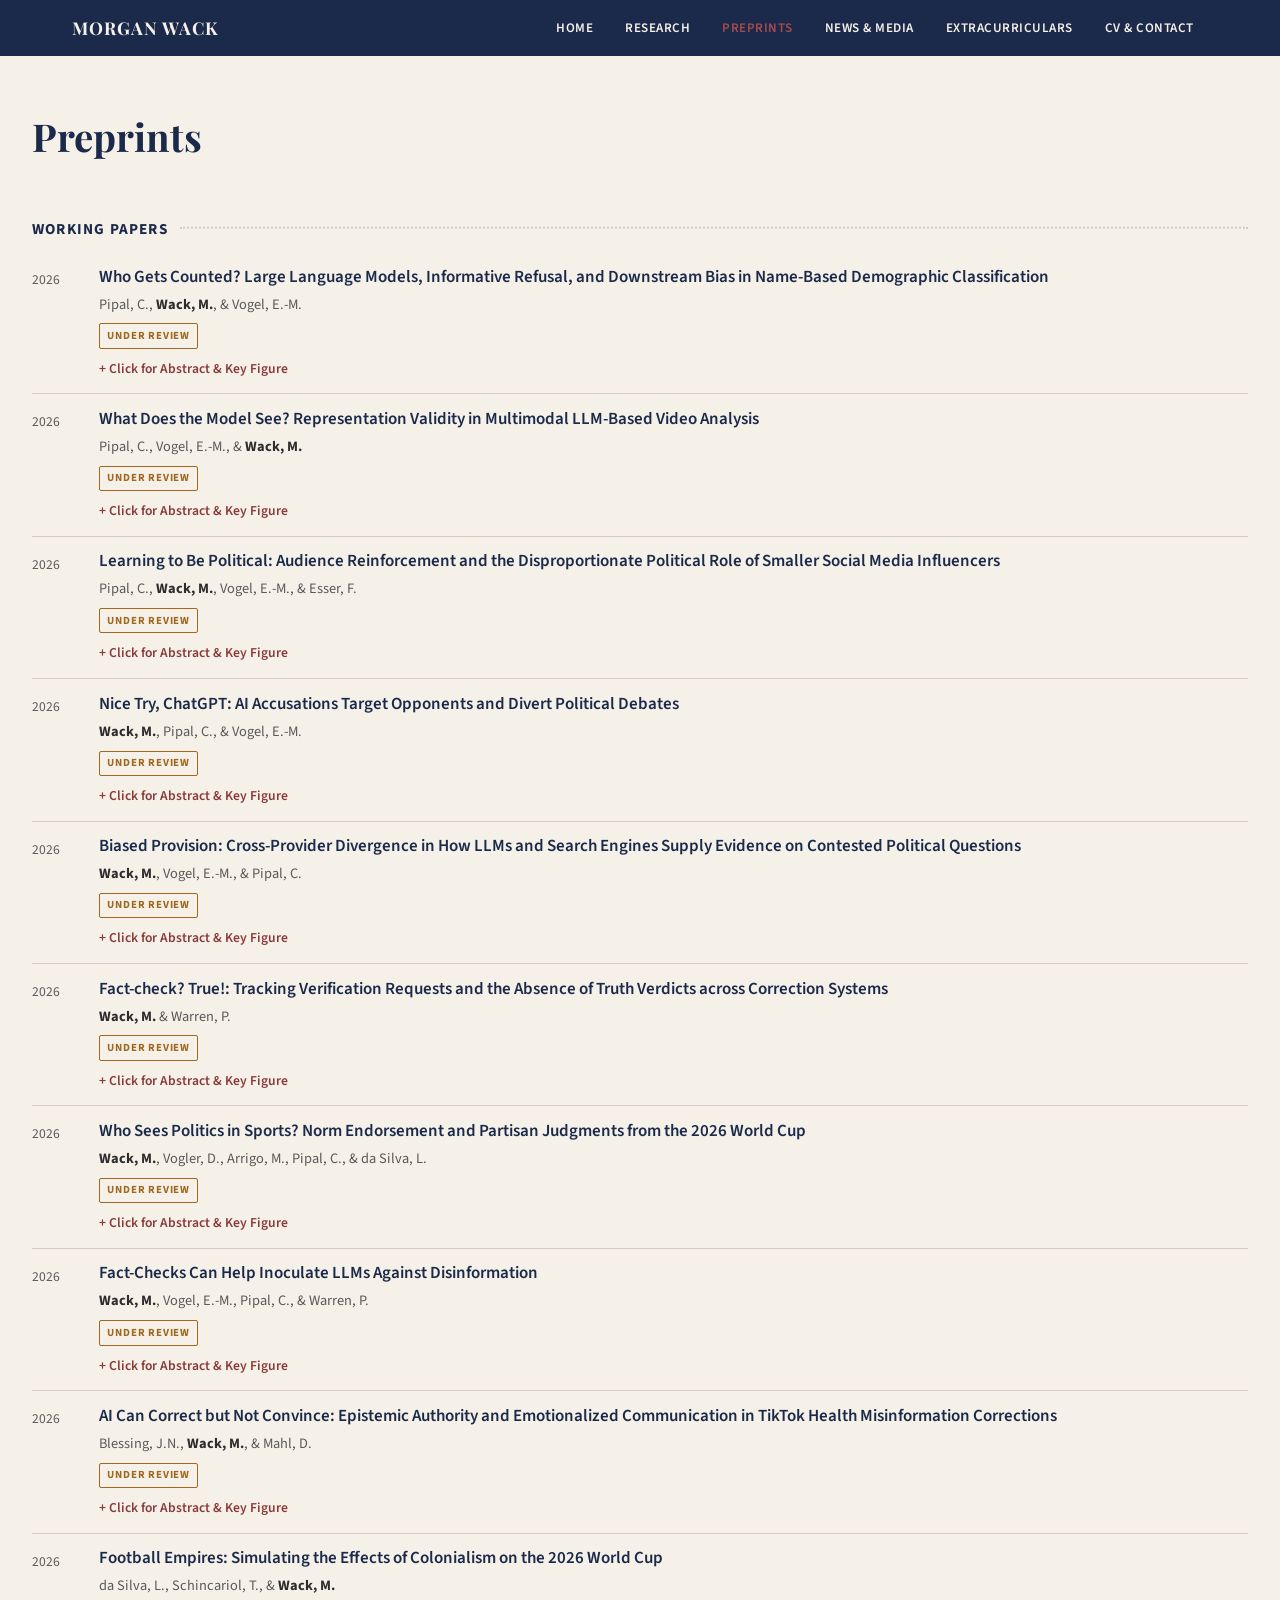
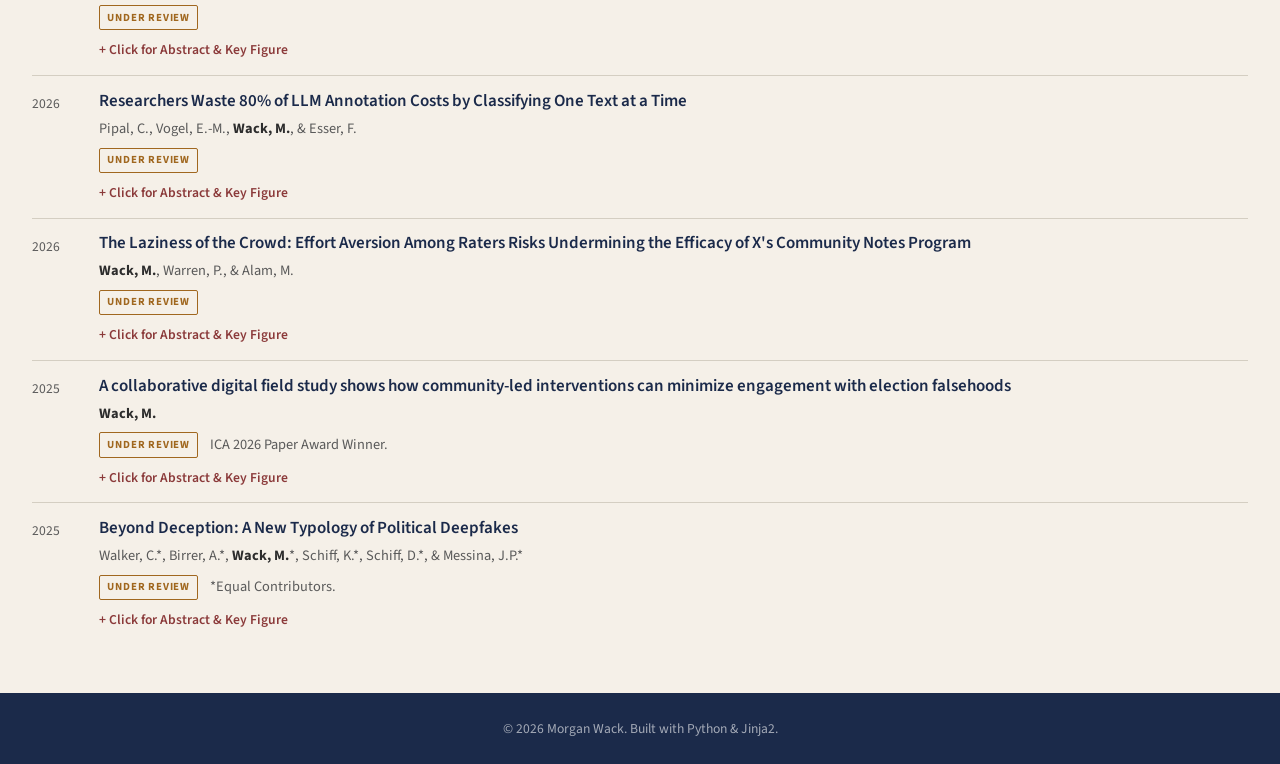
<file: preprints.html>
<!DOCTYPE html>
<html lang="en">
<head>
    <meta charset="UTF-8">
    <meta name="viewport" content="width=device-width, initial-scale=1.0">
    <title>Preprints – Morgan Wack</title>
    <link rel="preconnect" href="https://fonts.googleapis.com">
    <link rel="preconnect" href="https://fonts.gstatic.com" crossorigin>
    <link href="https://fonts.googleapis.com/css2?family=Playfair+Display:wght@400;700&family=Source+Sans+3:ital,wght@0,300;0,400;0,600;1,400&display=swap" rel="stylesheet">
    <link rel="stylesheet" href="static/css/style.css?v=research-v11">
</head>
<body>
    <!-- Navigation -->
    <nav class="main-nav" id="mainNav">
        <div class="nav-inner">
            <a href="index.html" class="nav-brand">MORGAN WACK</a>
            <div class="nav-links">
                
                <a href="index.html" class="nav-link ">HOME</a>
                
                <a href="research.html" class="nav-link ">RESEARCH</a>
                
                <a href="preprints.html" class="nav-link active">PREPRINTS</a>
                
                <a href="news.html" class="nav-link ">NEWS & MEDIA</a>
                
                <a href="extracurriculars.html" class="nav-link ">EXTRACURRICULARS</a>
                
                <a href="cv.html" class="nav-link ">CV & CONTACT</a>
                
            </div>
            <button class="nav-toggle" aria-label="Toggle navigation" onclick="document.querySelector('.nav-links').classList.toggle('open')">
                <span></span><span></span><span></span>
            </button>
        </div>
    </nav>

    
<div class="page-content">
    <div class="container research-page">
        <h1 class="page-title">Preprints</h1>

        <section class="research-section preprints-section">
            <h2 class="rs-head"><span class="rs-label">Working Papers</span><span class="rs-rule"></span></h2>
            <div class="research-plain-list preprint-list">
                
                <div class="pub-row" id="pp-pipal_wack_vogel_whogetscounted_preprint">
                    <div class="pr-year">2026</div>
                    <div class="pr-body">
                        <div class="pr-title-line">
                            <a class="pr-title" href="https://arxiv.org/abs/2611.06550" target="_blank">Who Gets Counted? Large Language Models, Informative Refusal, and Downstream Bias in Name-Based Demographic Classification</a>
                        </div>
                        <div class="pr-authors">Pipal, C., <strong>Wack, M.</strong>, & Vogel, E.-M.</div>
                        <div class="pr-venue">
                            <span class="rr-badge rr-preprint">Under Review</span>
                            
                            
                        </div>
                        
                        <details class="pr-abstract">
                            <summary>Click for Abstract &amp; Key Figure</summary>
                            <p>Researchers routinely infer gender, race, and ethnicity from names, yet the standard tools used for this task misclassify the groups that diversity research most needs to measure. Large language models (LLMs) have been proposed as a remedy because they label diverse names accurately. We ask whether that accuracy carries over to the estimates researchers report. Across 10,000 Chinese names, 19,998 North Carolina voters with self-reported race, and 300 political science authors with human reference codes, we compare three LLMs with seven traditional tools and link the voter sample to party registration and age. Selective labeling explains part of the LLMs' accuracy advantage. Claude Haiku labels half of the voters, and a traditional tool limited to its most confident half is more accurate. Hard labels from every tool understate the White–Black gap in Democratic registration by 36% to 65%, while BIRDiE estimation on BISG posteriors comes within 0.03 of it. Haiku's missing labels select on age, inflating the age gap by six years. Combined with BISG, LLM answers sharpen individual labels without a demonstrated gain in BIRDiE accuracy. Classifiers should be judged by the estimates they produce, including the consequences of missing labels.</p>
                            
                            <figure class="pr-figure">
                                <img src="static/images/preprints/pipal_wack_vogel_whogetscounted_preprint.jpg" alt="Key figure: Who Gets Counted? Large Language Models, Informative Refusal, and Downstream Bias in Name-Based Demographic Classification" loading="lazy">
                                <figcaption>Figure 3. Bias of each estimator for the White–Black gap in Democratic registration and the Black share of the sample.</figcaption>
                            </figure>
                            
                        </details>
                        
                    </div>
                </div>
                
                <div class="pub-row" id="pp-pipal_vogel_wack_representation_preprint">
                    <div class="pr-year">2026</div>
                    <div class="pr-body">
                        <div class="pr-title-line">
                            <a class="pr-title" href="https://arxiv.org/abs/2611.05181" target="_blank">What Does the Model See? Representation Validity in Multimodal LLM-Based Video Analysis</a>
                        </div>
                        <div class="pr-authors">Pipal, C., Vogel, E.-M., & <strong>Wack, M.</strong></div>
                        <div class="pr-venue">
                            <span class="rr-badge rr-preprint">Under Review</span>
                            
                            
                        </div>
                        
                        <details class="pr-abstract">
                            <summary>Click for Abstract &amp; Key Figure</summary>
                            <p>Multimodal large language models (MLLMs) allow social scientists to analyze video at scale, but researchers must decide which parts of a video to provide as input. We use the term representation validity to examine how text, audio, video, and combined inputs affect measurement and subsequent analysis. We compare input representations across six open-weight MLLMs and three human-annotated video datasets. No representation consistently performs best. On seven news-related constructs, native-video performance varies little across models (macro-F1 = .70-.77), while extracted-text performance ranges from .52 to .80. Three models perform better with text and three with video. Combining inputs rarely improves performance. Higher classification accuracy also does not reliably produce estimates closer to those based on human codes. The highest-F1 representation best reproduces human-coded regression coefficients in 17 of 42 comparisons. Even when each model uses its highest-F1 deployable representation, 45% of sample-prevalence estimates differ from the human-coded benchmark by more than ten percentage points. Input representation therefore requires validation for both the construct being measured and the quantity estimated from the resulting labels.</p>
                            
                            <figure class="pr-figure">
                                <img src="static/images/preprints/pipal_vogel_wack_representation_preprint.jpg" alt="Key figure: What Does the Model See? Representation Validity in Multimodal LLM-Based Video Analysis" loading="lazy">
                                <figcaption>Figure 6. Inferential validity in the news data (n = 599).</figcaption>
                            </figure>
                            
                        </details>
                        
                    </div>
                </div>
                
                <div class="pub-row" id="pp-pipal_wack_vogel_esser_learning_preprint">
                    <div class="pr-year">2026</div>
                    <div class="pr-body">
                        <div class="pr-title-line">
                            <a class="pr-title" href="https://osf.io/preprints/socarxiv/rykgf_v1" target="_blank">Learning to Be Political: Audience Reinforcement and the Disproportionate Political Role of Smaller Social Media Influencers</a>
                        </div>
                        <div class="pr-authors">Pipal, C., <strong>Wack, M.</strong>, Vogel, E.-M., & Esser, F.</div>
                        <div class="pr-venue">
                            <span class="rr-badge rr-preprint">Under Review</span>
                            
                            
                        </div>
                        
                        <details class="pr-abstract">
                            <summary>Click for Abstract &amp; Key Figure</summary>
                            <p>Some social media influencers (SMIs) occasionally discuss political actors and events, while others regularly engage with political topics. We ask here whether audience response helps explain this difference. We argue that engagement with political posts provides feedback that can reinforce further political posting and, over time, a move toward formal-political content. We test this argument using 761,102 Instagram posts from 1,683 Austrian and German SMIs collected over 60 months (2021–2025), combining a validated two-stage text classification pipeline with within-creator fixed-effects regressions and Cox proportional-hazards models. Political posts receive 18% more likes and 28% more comments than non-political posts by the same creator, although this boost is not larger for smaller creators. A better-performing first political post is followed sooner by another political post. Stronger engagement with lifestyle-political posts also predicts an earlier move into formal-political content, with implications for democracy given the increasing prominence of SMIs as agenda-setters in digital ecosystems. Smaller creators post political content at higher rates. Audience response therefore helps explain why political communication by SMIs persists and how it can move toward formal politics.</p>
                            
                            <figure class="pr-figure">
                                <img src="static/images/preprints/pipal_wack_vogel_esser_learning_preprint.jpg" alt="Key figure: Learning to Be Political: Audience Reinforcement and the Disproportionate Political Role of Smaller Social Media Influencers" loading="lazy">
                                <figcaption>Figure 3: H3: within-creator engagement boost on political vs. non-political posts and the de- scriptive per-size slopes (N = 1,683 creators).</figcaption>
                            </figure>
                            
                        </details>
                        
                    </div>
                </div>
                
                <div class="pub-row" id="pp-wack_pipal_vogel_nicetry_preprint">
                    <div class="pr-year">2026</div>
                    <div class="pr-body">
                        <div class="pr-title-line">
                            <a class="pr-title" href="https://osf.io/preprints/socarxiv/36mys_v1" target="_blank">Nice Try, ChatGPT: AI Accusations Target Opponents and Divert Political Debates</a>
                        </div>
                        <div class="pr-authors"><strong>Wack, M.</strong>, Pipal, C., & Vogel, E.-M.</div>
                        <div class="pr-venue">
                            <span class="rr-badge rr-preprint">Under Review</span>
                            
                            
                        </div>
                        
                        <details class="pr-abstract">
                            <summary>Click for Abstract &amp; Key Figure</summary>
                            <p>It is becoming increasingly common to encounter AI-generated text online. Yet at the same time it is often difficult to distinguish authentic text from generative outputs, particularly within shorter posts. Given this conflict, we expect accusations that a text was AI-generated to become a common strategy for deflecting unwelcome arguments. To study the occurrence of these accusations and their impact on online discourse, we draw on posts collected across two years and twelve political Reddit communities to track who is accused, whether accused comments are flagged by detection tools as AI more often, and whether these accusations disproportionately disrupt debates. Consistent with research on motivated reasoning, accusers from across the political spectrum targeted comments which opposed their views at higher rates, 72% of the time against 50% for comparable same-thread comments. AI accusations also disproportionately undermined open debate. Compared to other types of hostile dismissals, we find that substantive engagement falls to 29% (from 67%), with threads often turning to the litigation of a posts' authenticity rather than engaging with its substance. These findings illustrate the growing tendency to indict political opponents as inauthentic, which we call the motivated attribution of inauthenticity, while illustrating how the existence of generative AI can harm political conversations through suspicion alone.</p>
                            
                            <figure class="pr-figure">
                                <img src="static/images/preprints/wack_pipal_vogel_nicetry_preprint.jpg" alt="Key figure: Nice Try, ChatGPT: AI Accusations Target Opponents and Divert Political Debates" loading="lazy">
                                <figcaption>Figure 2: Share of accused comments and same-thread controls that were of the out-group (against the accuser’s left-right lean), or counter-attitudinal (opposing the accuser’s stated position in the debate). Lines denote 95% confidence intervals.</figcaption>
                            </figure>
                            
                        </details>
                        
                    </div>
                </div>
                
                <div class="pub-row" id="pp-wack_vogel_pipal_biased_provision_preprint">
                    <div class="pr-year">2026</div>
                    <div class="pr-body">
                        <div class="pr-title-line">
                            <a class="pr-title" href="https://osf.io/preprints/socarxiv/5g2tw_v1" target="_blank">Biased Provision: Cross-Provider Divergence in How LLMs and Search Engines Supply Evidence on Contested Political Questions</a>
                        </div>
                        <div class="pr-authors"><strong>Wack, M.</strong>, Vogel, E.-M., & Pipal, C.</div>
                        <div class="pr-venue">
                            <span class="rr-badge rr-preprint">Under Review</span>
                            
                            
                        </div>
                        
                        <details class="pr-abstract">
                            <summary>Click for Abstract &amp; Key Figure</summary>
                            <p>Does the evidence generated to answer political questions depend on which large language model (LLM) users query? We introduce the concept of “biased provision” to describe this dependence, which can arise where individual providers differ in how compliant their models are to user requests. Drawing on an audit of four LLMs, four search engines, and two hybrids across 8,249 responses to 30 claims, we find similar average rates of disconfirming evidence, evidence against the claim asked about, across system types but larger differences among LLMs. As further evidence of their unique behavior, all four LLMs answered neutral questions with similar evidence but diverged once users asked for support, whereas search engines narrowed together only after queries included the user's argument. Search engines supplied the least disconfirming evidence under argued requests, providing a baseline for claims of chatbot sycophancy. As political questions migrate from search engines to chatbots, the evidence users receive will no longer depend on the tools people use but on which chatbot's answers users prefer.</p>
                            
                            <figure class="pr-figure">
                                <img src="static/images/preprints/wack_vogel_pipal_biased_provision_preprint.jpg" alt="Key figure: Biased Provision: Cross-Provider Divergence in How LLMs and Search Engines Supply Evidence on Contested Political Questions" loading="lazy">
                                <figcaption>Figure 2: Disconfirmation rate by query framing and system. Thick lines show system-type means with 95% confidence bands.</figcaption>
                            </figure>
                            
                        </details>
                        
                    </div>
                </div>
                
                <div class="pub-row" id="pp-wack_warren_factcheck_true_preprint">
                    <div class="pr-year">2026</div>
                    <div class="pr-body">
                        <div class="pr-title-line">
                            <a class="pr-title" href="https://arxiv.org/abs/2610.17068" target="_blank">Fact-check? True!: Tracking Verification Requests and the Absence of Truth Verdicts across Correction Systems</a>
                        </div>
                        <div class="pr-authors"><strong>Wack, M.</strong> & Warren, P.</div>
                        <div class="pr-venue">
                            <span class="rr-badge rr-preprint">Under Review</span>
                            
                            
                        </div>
                        
                        <details class="pr-abstract">
                            <summary>Click for Abstract &amp; Key Figure</summary>
                            <p>Misperceptions can run in two directions. Individuals can either believe false information or reject true information, with experimental work finding that debunking efforts are effective at correcting both forms of misperception. Yet despite the efficacy of true corrections, current debunking systems focus almost entirely on the correction of falsehoods, with professional fact-checkers publishing few true verdicts and crowdsourced systems like X's Community Notes program unable, by rule, to display notes verifying true claims. As a result, we do not have a clear understanding of the extent to which overall misperceptions are driven by doubting true information. To answer this question we first draw on a novel dataset of 47,899 queries to X's AI assistant which track users asking for verification on post content. Surprisingly, among questioned posts that received a true or false verdict, Grok judged nearly identical shares as either accurate or inaccurate. Of the questioned posts, more than 83% were not flagged by Community Notes and only 3.3% carried a displayed note. Among questioned posts judged accurate by Grok, nearly 90% received no note at all while fewer than 2% displayed a note flagging them as misleading. This discrepancy does not seem to have stemmed from a lack of effort, with contributors writing 2,981 notes verifying questioned posts despite there being no way for Community Notes to display them publicly. Alongside further exploration of these findings we discuss both the system- and code-level changes that would be required to effectively address this asymmetric correction paradigm.</p>
                            
                            <figure class="pr-figure">
                                <img src="static/images/preprints/wack_warren_factcheck_true_preprint.jpg" alt="Key figure: Fact-check? True!: Tracking Verification Requests and the Absence of Truth Verdicts across Correction Systems" loading="lazy">
                                <figcaption>Figure 2: Grok’s true and false verdicts on the 19,042 queried posts on which it returned one.</figcaption>
                            </figure>
                            
                        </details>
                        
                    </div>
                </div>
                
                <div class="pub-row" id="pp-wack_vogler_arrigo_preprint">
                    <div class="pr-year">2026</div>
                    <div class="pr-body">
                        <div class="pr-title-line">
                            <a class="pr-title" href="https://osf.io/preprints/socarxiv/gtjp4_v1" target="_blank">Who Sees Politics in Sports? Norm Endorsement and Partisan Judgments from the 2026 World Cup</a>
                        </div>
                        <div class="pr-authors"><strong>Wack, M.</strong>, Vogler, D., Arrigo, M., Pipal, C., & da Silva, L.</div>
                        <div class="pr-venue">
                            <span class="rr-badge rr-preprint">Under Review</span>
                            
                            
                        </div>
                        
                        <details class="pr-abstract">
                            <summary>Click for Abstract &amp; Key Figure</summary>
                            <p>Most Americans say politics should stay out of sports. Yet whether this norm is truly binding depends on whether people apply it when their own side violates the norm. To test this “apolitical sports” norm, we fielded a two-wave matched panel survey around the 2026 FIFA World Cup (N1=988; N2=699). During the tournament, U.S. President Donald Trump called FIFA to have an American player's red-card suspension lifted. We asked respondents to judge the incident directly and to judge a message on players' shirts, varied to support or protest a contentious U.S. policy. Overall, endorsing the norm predicted lower tolerance for political expression in sports, within each party separately, with a smaller own-side advantage. Following this widely reported violation, Democrats raised their endorsement while Republicans did not. What divided partisans most was what they counted as a violation, with Republicans reporting less political interference. In short, while both sides agreed with the norm, they disagreed about whether it had been broken. Our findings suggest that partisan accommodation can influence how citizens recall and conceive of potentially norm-violating events.</p>
                            
                            <figure class="pr-figure">
                                <img src="static/images/preprints/wack_vogler_arrigo_preprint.jpg" alt="Key figure: Who Sees Politics in Sports? Norm Endorsement and Partisan Judgments from the 2026 World Cup" loading="lazy">
                                <figcaption>Figure 4: Reported acknowledgment of politician interference by partisanship of respondent (as well as gaps for athlete and fan conduct). Points are party means with 95% CIs while the grey segment illustrates the gap.</figcaption>
                            </figure>
                            
                        </details>
                        
                    </div>
                </div>
                
                <div class="pub-row" id="pp-wack_factchecks_llm_preprint">
                    <div class="pr-year">2026</div>
                    <div class="pr-body">
                        <div class="pr-title-line">
                            <a class="pr-title" href="https://osf.io/preprints/socarxiv/nrs5z" target="_blank">Fact-Checks Can Help Inoculate LLMs Against Disinformation</a>
                        </div>
                        <div class="pr-authors"><strong>Wack, M.</strong>, Vogel, E.-M., Pipal, C., & Warren, P.</div>
                        <div class="pr-venue">
                            <span class="rr-badge rr-preprint">Under Review</span>
                            
                            
                        </div>
                        
                        <details class="pr-abstract">
                            <summary>Click for Abstract &amp; Key Figure</summary>
                            <p>Large language models (LLMs) have become the first source millions consult when evaluating political claims, yet they were trained on an open internet that state-sponsored disinformation operations have been designed to pollute. We audit four frontier models across 2,268 responses to 63 fabrications from eight documented influence operations and find that even a single published fact-check can shift a model from hedging about a fabrication to rejecting it outright. Overall, models correctly rejected only 81% of fabrications while repeating disinformation in 3% of cases. Critically, the remaining 16% of responses would have left users unable to determine whether an fabricated claims were true or false. Fact-checks may present an avenue for addressing this vulnerability. Narratives which had been debunked by at least one IFCN certified fact-checking organization were correctly rejected as disinformation 93% of the time compared to just 76% of the time for unchecked narratives. Exploratory analyses suggest that this mechanism operates through training data, with models echoing the specific vocabulary of published corrections when available during their training windows. We conclude by discussing how fact-checks designed for human audiences appear to serve as effective protection for LLMs, converting both model uncertainty and outright disinformation into definitive rejections.</p>
                            
                            <figure class="pr-figure">
                                <img src="static/images/preprints/wack_factchecks_llm_preprint.jpg" alt="Key figure: Fact-Checks Can Help Inoculate LLMs Against Disinformation" loading="lazy">
                                <figcaption>Figure 2: Left: Vulnerability by fact-check presence. Bars show uncertain (orange) and contamina- tion (red) responses only.</figcaption>
                            </figure>
                            
                        </details>
                        
                    </div>
                </div>
                
                <div class="pub-row" id="pp-blessing_wack_mahl_preprint">
                    <div class="pr-year">2026</div>
                    <div class="pr-body">
                        <div class="pr-title-line">
                            <a class="pr-title" href="https://osf.io/preprints/socarxiv/vzxd6" target="_blank">AI Can Correct but Not Convince: Epistemic Authority and Emotionalized Communication in TikTok Health Misinformation Corrections</a>
                        </div>
                        <div class="pr-authors">Blessing, J.N., <strong>Wack, M.</strong>, & Mahl, D.</div>
                        <div class="pr-venue">
                            <span class="rr-badge rr-preprint">Under Review</span>
                            
                            
                        </div>
                        
                        <details class="pr-abstract">
                            <summary>Click for Abstract &amp; Key Figure</summary>
                            <p>Short-form video platforms such as TikTok have developed captive audiences vulnerable to the spread of online health misinformation, creating demand for scalable video-based correction strategies. However, little is known about how communicator characteristics and message style jointly shape the effectiveness of debunking videos. Drawing on epistemic trustworthiness and source credibility theory, this study examines whether communicator type (scientist vs. influencer), communicator appearance (human vs. AI), and communication style (neutral vs. emotionalized) influence the efficacy of TikTok-style debunking videos addressing common health misinformation. In a pre-registered experiment (N = 996), participants viewed a misinformation video followed by one of sixteen debunking videos or no correction (control). We assessed perceived accuracy of the misinformation, epistemic trustworthiness of the communicator, credibility of the debunking content, and sharing intentions. Both human and AI-generated debunking videos significantly reduced belief in misinformation relative to control (~25% reduction), with no significant difference between them. However, human communicators were rated as more credible and trustworthy across all dimensions and elicited stronger sharing intentions among participants than AI-generated communicators. This disadvantage for AI was moderated by individual differences, with participants high in deference toward AI showing no additional preference for human communicators. Communicator type and communication style had no effect on the outcomes. These findings reveal a dissociation between belief change and source evaluation: AI-generated corrections may scale and be functionally effective, but deficits in perceived trustworthiness and sharing intentions may limit their diffusion on social media platforms.</p>
                            
                            <figure class="pr-figure">
                                <img src="static/images/preprints/blessing_wack_mahl_preprint.jpg" alt="Key figure: AI Can Correct but Not Convince: Epistemic Authority and Emotionalized Communication in TikTok Health Misinformation Corrections" loading="lazy">
                                <figcaption>Figure 4: Main effects of communicator appearance (H3) on credibility, trustworthiness, and.</figcaption>
                            </figure>
                            
                        </details>
                        
                    </div>
                </div>
                
                <div class="pub-row" id="pp-dasilva_schincariol_wack_preprint">
                    <div class="pr-year">2026</div>
                    <div class="pr-body">
                        <div class="pr-title-line">
                            <a class="pr-title" href="https://osf.io/preprints/socarxiv/awy9x" target="_blank">Football Empires: Simulating the Effects of Colonialism on the 2026 World Cup</a>
                        </div>
                        <div class="pr-authors">da Silva, L., Schincariol, T., & <strong>Wack, M.</strong></div>
                        <div class="pr-venue">
                            <span class="rr-badge rr-preprint">Under Review</span>
                            
                            
                        </div>
                        
                        <details class="pr-abstract">
                            <summary>Click for Abstract &amp; Key Figure</summary>
                            <p>European empires extracted vast resources from their colonies and continue to benefit from these legacies today. We examine an under-researched domain of this advantage: international football. Drawing on the literatures on colonial labor extraction, the “muscle drain” in global sports, and cumulative causation, we argue that colonial migration pipelines channel football talent from former colonies to former imperial powers, generating self-reinforcing competitive advantages. We test this argument using approximately 1,500 simulations of the (currently upcoming) FIFA World Cup 2026 tournament in Football Manager under three roster conditions: actual rosters, rosters with colony-background players redistributed to their ex-colonial “heritage nations,” and rosters with colony-background players removed entirely. We identify 49 colony-background players across six European teams. All four pre-registered hypotheses find support. Former colonizer countries perform significantly worse without colony-background players and formerly colonized countries perform significantly better when they receive them. We also predict the World Cup 2026 results under each condition. France has the highest probability of winning the tournament with actual rosters in our simulations. However, it fields 17 colony-background players and sees its World Cup win rate nearly halve under redistribution of these players, while Brazil's prospects double. Former colonizer teams collectively account for over three-quarters of simulated tournament wins under actual rosters but lose more than 20 percentage points of that share when colony-background talent is redistributed. This study demonstrates that colonial legacies continue to shape competitive outcomes in international football, with consequences for the financial rewards, cultural prestige, and soft power that accompany World Cup success.</p>
                            
                            <figure class="pr-figure">
                                <img src="static/images/preprints/dasilva_schincariol_wack_preprint.jpg" alt="Key figure: Football Empires: Simulating the Effects of Colonialism on the 2026 World Cup" loading="lazy">
                                <figcaption>Figure 1: Share of tournament wins by team type across conditions. Ex-colonizer teams win 76.8% of tournaments with actual rosters but only 55.6% when colony-background players represent their ex-colony teams.</figcaption>
                            </figure>
                            
                        </details>
                        
                    </div>
                </div>
                
                <div class="pub-row" id="pp-pipal_llm_annotation_preprint">
                    <div class="pr-year">2026</div>
                    <div class="pr-body">
                        <div class="pr-title-line">
                            <a class="pr-title" href="https://arxiv.org/abs/2604.03684" target="_blank">Researchers Waste 80% of LLM Annotation Costs by Classifying One Text at a Time</a>
                        </div>
                        <div class="pr-authors">Pipal, C., Vogel, E.-M., <strong>Wack, M.</strong>, & Esser, F.</div>
                        <div class="pr-venue">
                            <span class="rr-badge rr-preprint">Under Review</span>
                            
                            
                        </div>
                        
                        <details class="pr-abstract">
                            <summary>Click for Abstract &amp; Key Figure</summary>
                            <p>Large language models (LLMs) are increasingly being used for text classification across the social sciences, yet researchers overwhelmingly classify one text per variable per prompt. Coding 100,000 texts on four variables requires 400,000 API calls. Batching 25 items and stacking all variables into a single prompt reduces this to 4,000 calls, cutting token costs by over 80%. Whether this degrades coding quality is unknown. We tested eight production LLMs from four providers on 3,962 expert-coded tweets across four tasks, varying batch size from 1 to 1,000 items and stacking up to 25 coding dimensions per prompt. Six of eight models maintained accuracy within 2 pp of the single-item baseline through batch sizes of 100. Variable stacking with up to 10 dimensions produced results comparable to single-variable coding, with degradation driven by task complexity rather than prompt length. Within this safe operating range, the measurement error from batching and stacking is smaller than typical inter-coder disagreement in the ground-truth data.</p>
                            
                            <figure class="pr-figure">
                                <img src="static/images/preprints/pipal_llm_annotation_preprint.jpg" alt="Key figure: Researchers Waste 80% of LLM Annotation Costs by Classifying One Text at a Time" loading="lazy">
                                <figcaption>Figure 1: Batching and stacking are safe within bounds. (A) Cost savings (%) vs.</figcaption>
                            </figure>
                            
                        </details>
                        
                    </div>
                </div>
                
                <div class="pub-row" id="pp-wack_laziness_preprint">
                    <div class="pr-year">2026</div>
                    <div class="pr-body">
                        <div class="pr-title-line">
                            <a class="pr-title" href="https://arxiv.org/abs/2603.11120" target="_blank">The Laziness of the Crowd: Effort Aversion Among Raters Risks Undermining the Efficacy of X's Community Notes Program</a>
                        </div>
                        <div class="pr-authors"><strong>Wack, M.</strong>, Warren, P., & Alam, M.</div>
                        <div class="pr-venue">
                            <span class="rr-badge rr-preprint">Under Review</span>
                            
                            
                        </div>
                        
                        <details class="pr-abstract">
                            <summary>Click for Abstract &amp; Key Figure</summary>
                            <p>Crowdsourced moderation systems like Twitter/X's Community Notes program have been proposed as scalable alternatives to professional fact-checkers for combating online misinformation. While prior research has examined the effectiveness of such systems in reducing engagement with false content and their vulnerability to partisan bias, we identify a previously untested mechanism linking fact-check difficulty to systematic non-participation by crowdsourced raters. We hypothesize that claims requiring less cognitive effort to evaluate, specifically, those that are obviously false and easy to refute, are more likely to receive public notes than claims that are more plausible and require greater effort to debunk. Using eighteen months of vaccine-related Community Notes data (2,250 posts) and ratings from 382 survey participants, we show that claims perceived as more difficult to fact-check are significantly less likely to receive notes that achieve "helpful"/public status. Following the conduct of additional analyses and a fact-checking process utilizing an LLM pipeline to help rule out alternative explanations, we interpret this pattern as consistent with an unwillingness among raters to invest the mental effort required to evaluate and rate notes for more plausible misinformation. These findings suggest that crowdsourced moderation may systematically fail to address the forms of plausible misinformation which are most likely to deceive. We discuss implications for platform design and propose mechanisms to mitigate this difficulty penalty in crowdsourced content moderation systems.</p>
                            
                            <figure class="pr-figure">
                                <img src="static/images/preprints/wack_laziness_preprint.jpg" alt="Key figure: The Laziness of the Crowd: Effort Aversion Among Raters Risks Undermining the Efficacy of X's Community Notes Program" loading="lazy">
                                <figcaption>Figure 1: Fact-Check Difficulty and Rates of Community Note Application Note: Solid line represents the share of posts receiving at least one helpful Community Note at each level of perceived fact-check difficulty, with shaded region representing 95% confidence intervals. Light bars show the share of sample at each difficulty level.</figcaption>
                            </figure>
                            
                        </details>
                        
                    </div>
                </div>
                
                <div class="pub-row" id="pp-wack_collaborative_preprint">
                    <div class="pr-year">2025</div>
                    <div class="pr-body">
                        <div class="pr-title-line">
                            <a class="pr-title" href="https://osf.io/preprints/socarxiv/sek9h_v1" target="_blank">A collaborative digital field study shows how community-led interventions can minimize engagement with election falsehoods</a>
                        </div>
                        <div class="pr-authors"><strong>Wack, M.</strong></div>
                        <div class="pr-venue">
                            <span class="rr-badge rr-preprint">Under Review</span>
                            
                            <span class="pr-note">ICA 2026 Paper Award Winner.</span>
                        </div>
                        
                        <details class="pr-abstract">
                            <summary>Click for Abstract &amp; Key Figure</summary>
                            <p>False information can erode democratic legitimacy and incite violence. Despite the severity of these outcomes, social media platforms have recently withdrawn funding for content moderation, leaving low-resource environments at particular risk. While lab studies and survey experiments have been used to develop innovative methods for combating false information, challenges with data access have limited their study in ecologically valid settings. As an alternative, a partnership was established with non-profit Tales of Turning to oversee the study of a volunteer-led digital field experiment which saw them use comments to get readers to more carefully consider online content. These questions, known as "social truth queries" (STQs), were randomly assigned to posts containing delegitimizing information during South Africa's contentious 2024 election. Across the 125 X/Twitter posts, the intervention had a substantial effect on engagement, with posts assigned to receive comments seeing a 77% reduction in likes and 82% reduction in reposts. Critically, the effect of the intervention was dependent on its timing, with the impact largest when STQs were applied quickly. To test related mechanisms, the field study was paired with two preregistered survey experiments (N=1,607) which employed posts collected during the intervention. The surveys provide further support for the role of STQs in reducing perceived post accuracy and trust in users spreading delegitimizing content. For the first time in the context of a digital field experiment, this study provides evidence from a collaboration with a community-based partner regarding the efficacy of a real-world election integrity intervention.</p>
                            
                            <figure class="pr-figure">
                                <img src="static/images/preprints/wack_collaborative_preprint.jpg" alt="Key figure: A collaborative digital field study shows how community-led interventions can minimize engagement with election falsehoods" loading="lazy">
                                <figcaption>Figure 1: Presents the output of incidence-rate ratios (IRR) detailing expected reduction in engagement by metric resulting from the application of an STQ (treatment) versus the non-application condition (control) on a l.</figcaption>
                            </figure>
                            
                        </details>
                        
                    </div>
                </div>
                
                <div class="pub-row" id="pp-walker_birrer_wack_preprint">
                    <div class="pr-year">2025</div>
                    <div class="pr-body">
                        <div class="pr-title-line">
                            <a class="pr-title" href="https://papers.ssrn.com/sol3/papers.cfm?abstract_id=5717943" target="_blank">Beyond Deception: A New Typology of Political Deepfakes</a>
                        </div>
                        <div class="pr-authors">Walker, C.*, Birrer, A.*, <strong>Wack, M.</strong>*, Schiff, K.*, Schiff, D.*, & Messina, J.P.*</div>
                        <div class="pr-venue">
                            <span class="rr-badge rr-preprint">Under Review</span>
                            
                            <span class="pr-note">*Equal Contributors.</span>
                        </div>
                        
                        <details class="pr-abstract">
                            <summary>Click for Abstract &amp; Key Figure</summary>
                            <p>Research on political deepfakes disproportionately focuses on malicious applications – disinformation designed to damage reputations or deceive voters. This focus on deception, while important, creates a blind spot: most political deepfakes do not fit the paradigmatic case of scandal-invoking content. Without a systematic framework for understanding deepfake functions, scholars cannot assess risks, policymakers cannot develop targeted responses, and we lack insight into how synthetic media reshapes political communication. We offer a typology organized around five dimensions: Content, Design, Intentionality, Disclosure, and Dissemination (CoDIDD). We also introduce a classification scheme: "darkfakes" (realistic/negative), "glowfakes" (realistic/positive), "fanfakes" (unrealistic/positive), and "foefakes" (unrealistic/negative). We ground our typology in data from the Political Deepfakes Incidents Database and apply it to deepfakes from the 2024 US presidential election, revealing patterns obscured by existing approaches. By establishing categories for measurement and comparison, our typology facilitates interdisciplinary dialogue and provides a foundation for evidence-based governance.</p>
                            
                            <figure class="pr-figure">
                                <img src="static/images/preprints/walker_birrer_wack_preprint.jpg" alt="Key figure: Beyond Deception: A New Typology of Political Deepfakes" loading="lazy">
                                <figcaption>Figure 5. Ideal-type deepfakes.</figcaption>
                            </figure>
                            
                        </details>
                        
                    </div>
                </div>
                
            </div>
        </section>
    </div>
</div>
<script>
(function () {
    if (!location.hash) return;
    var row = document.getElementById(location.hash.slice(1));
    var d = row && row.querySelector('details');
    if (d) d.open = true;
})();
</script>


    <!-- Footer -->
    <footer class="site-footer">
        <div class="container">
            <p>&copy; 2026 Morgan Wack. Built with Python & Jinja2.</p>
        </div>
    </footer>

    <script src="static/js/main.js"></script>
    <!-- GoatCounter analytics (privacy-friendly, no cookies) -->
    <script data-goatcounter="https://morganwack.goatcounter.com/count"
            async src="//gc.zgo.at/count.js"></script>
</body>
</html>
</file>
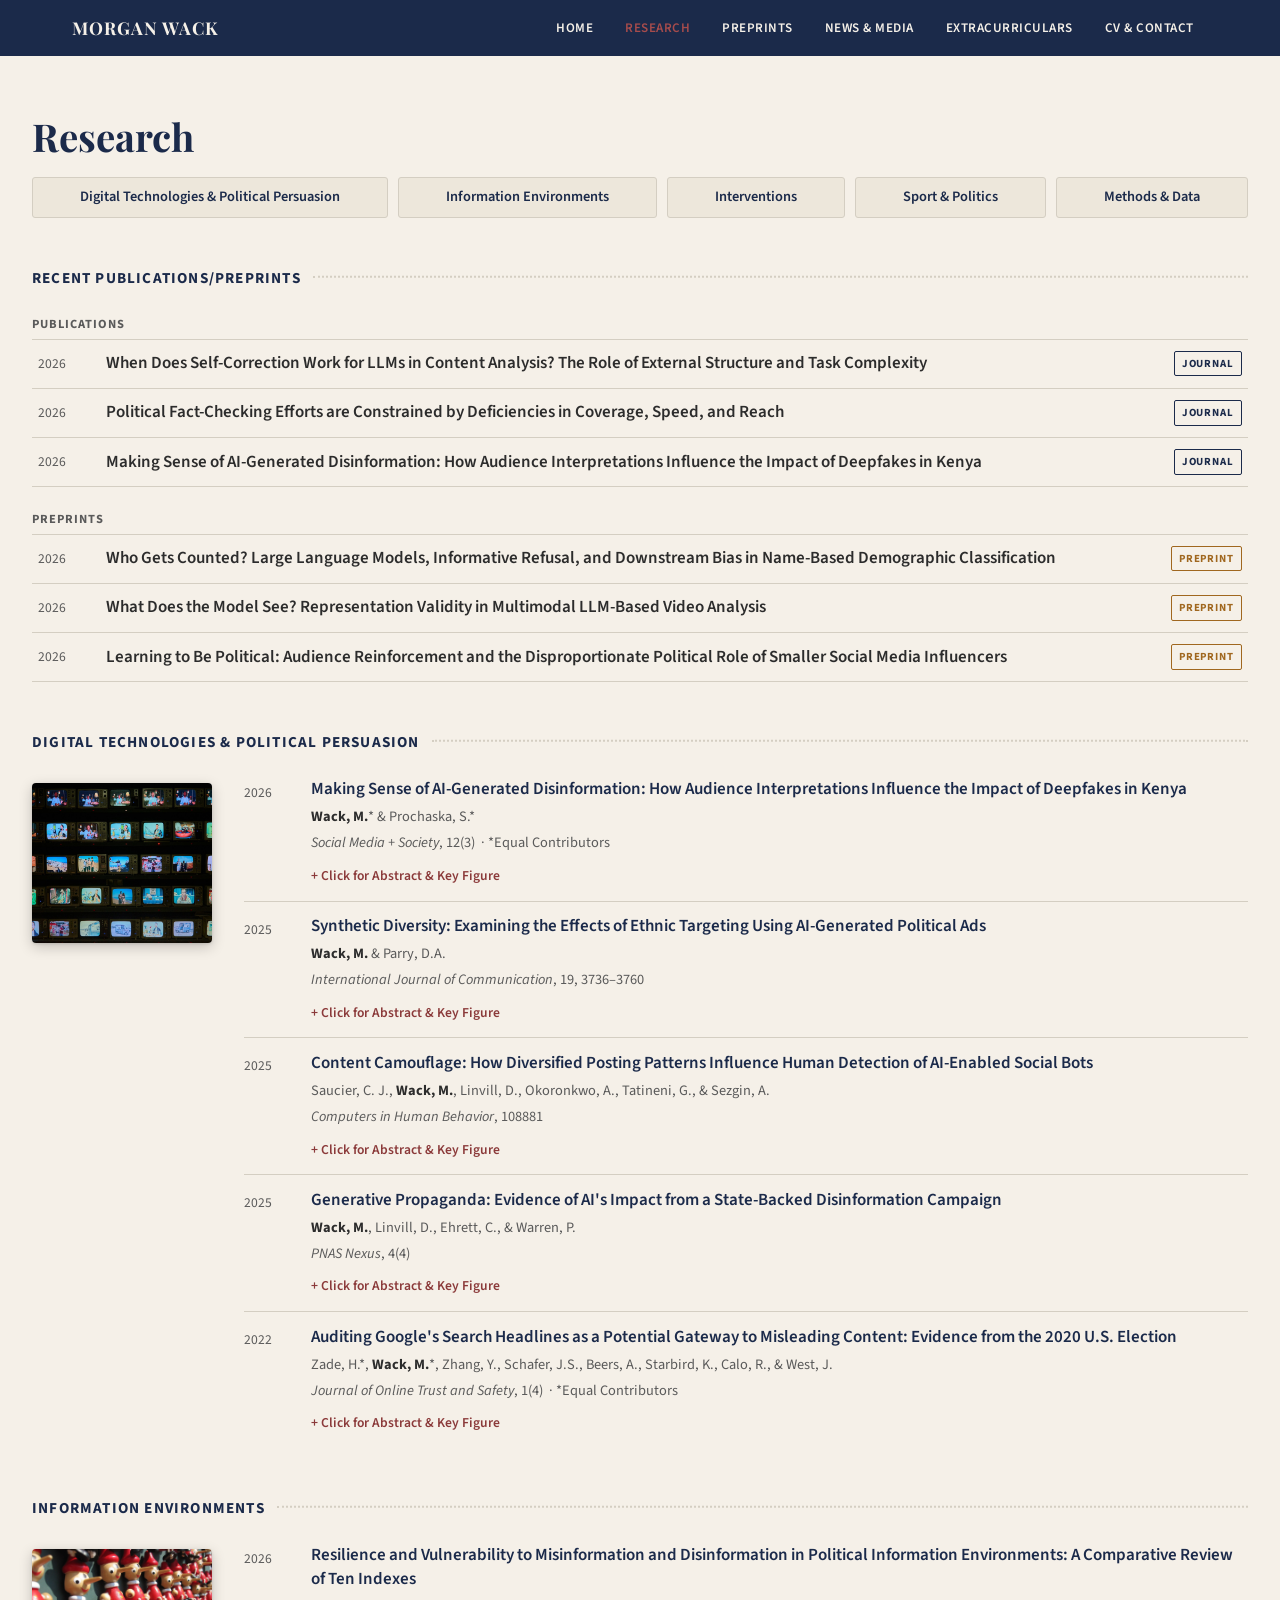
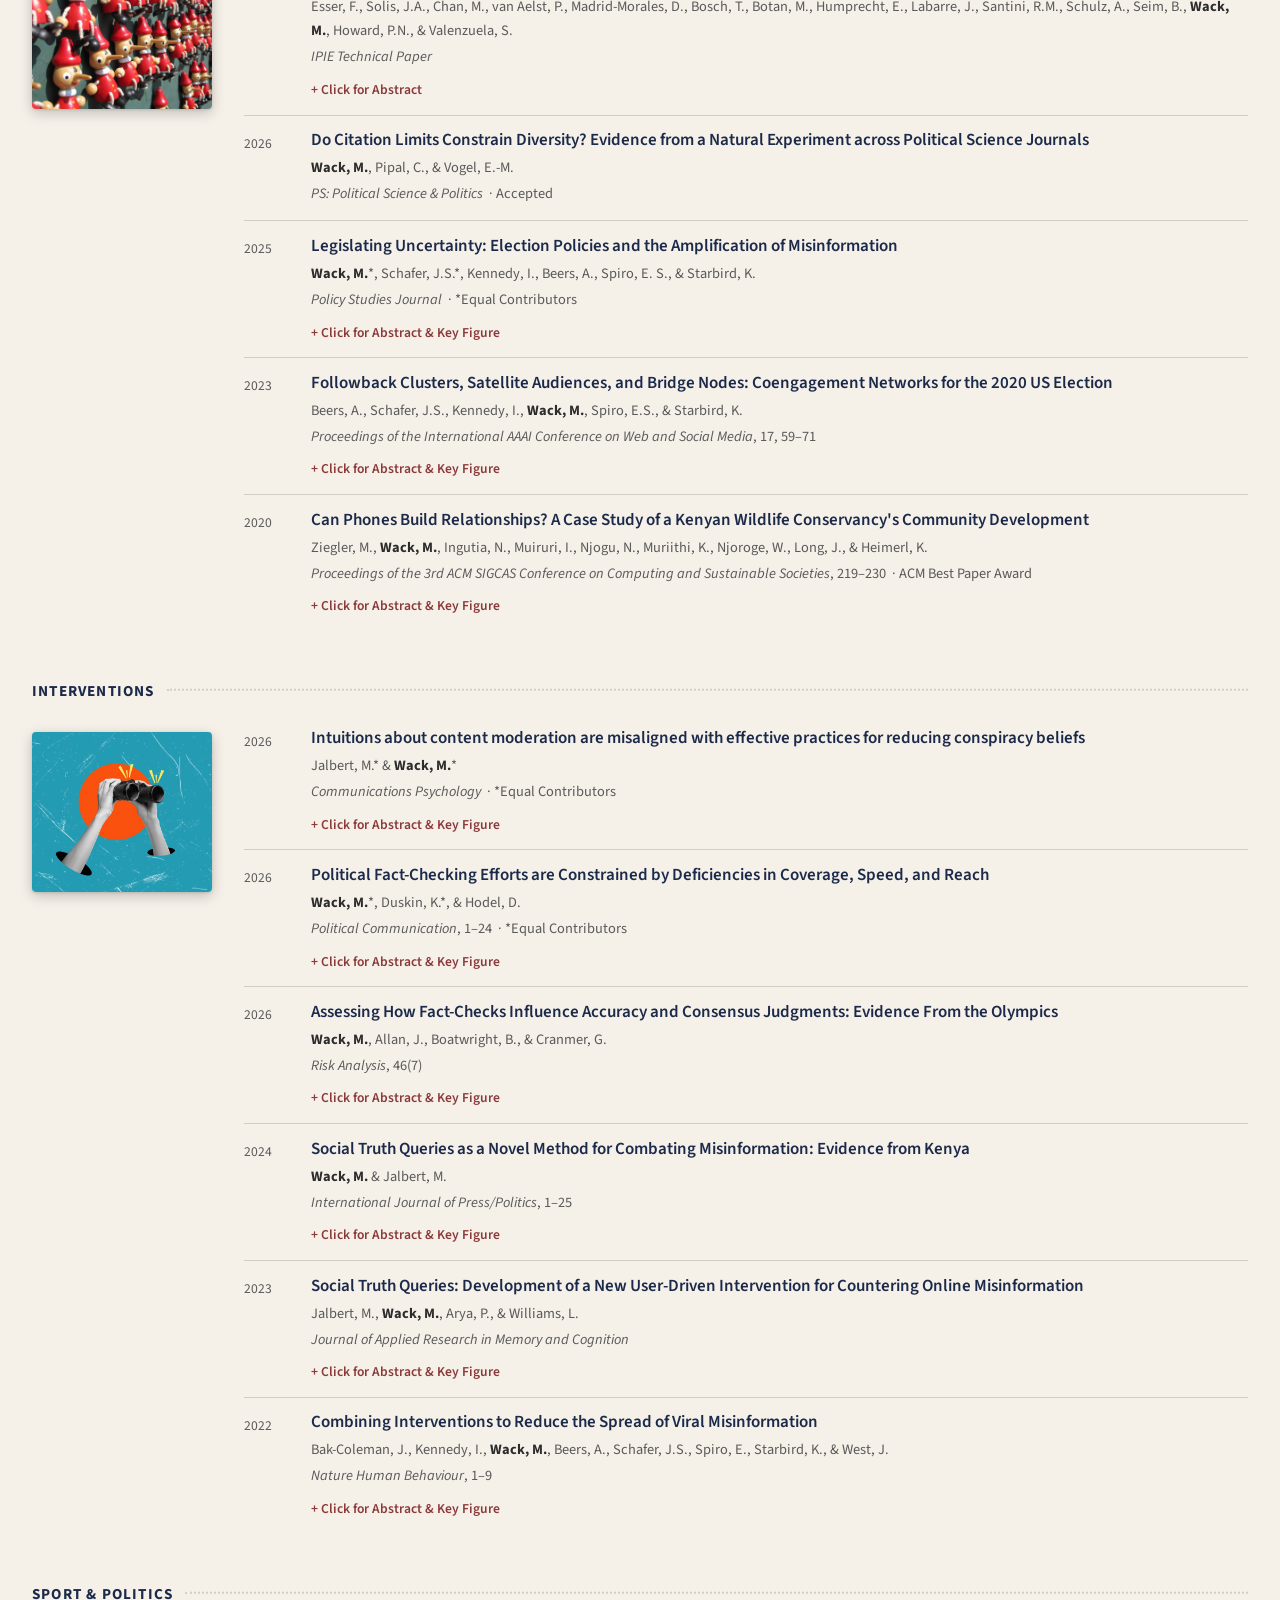
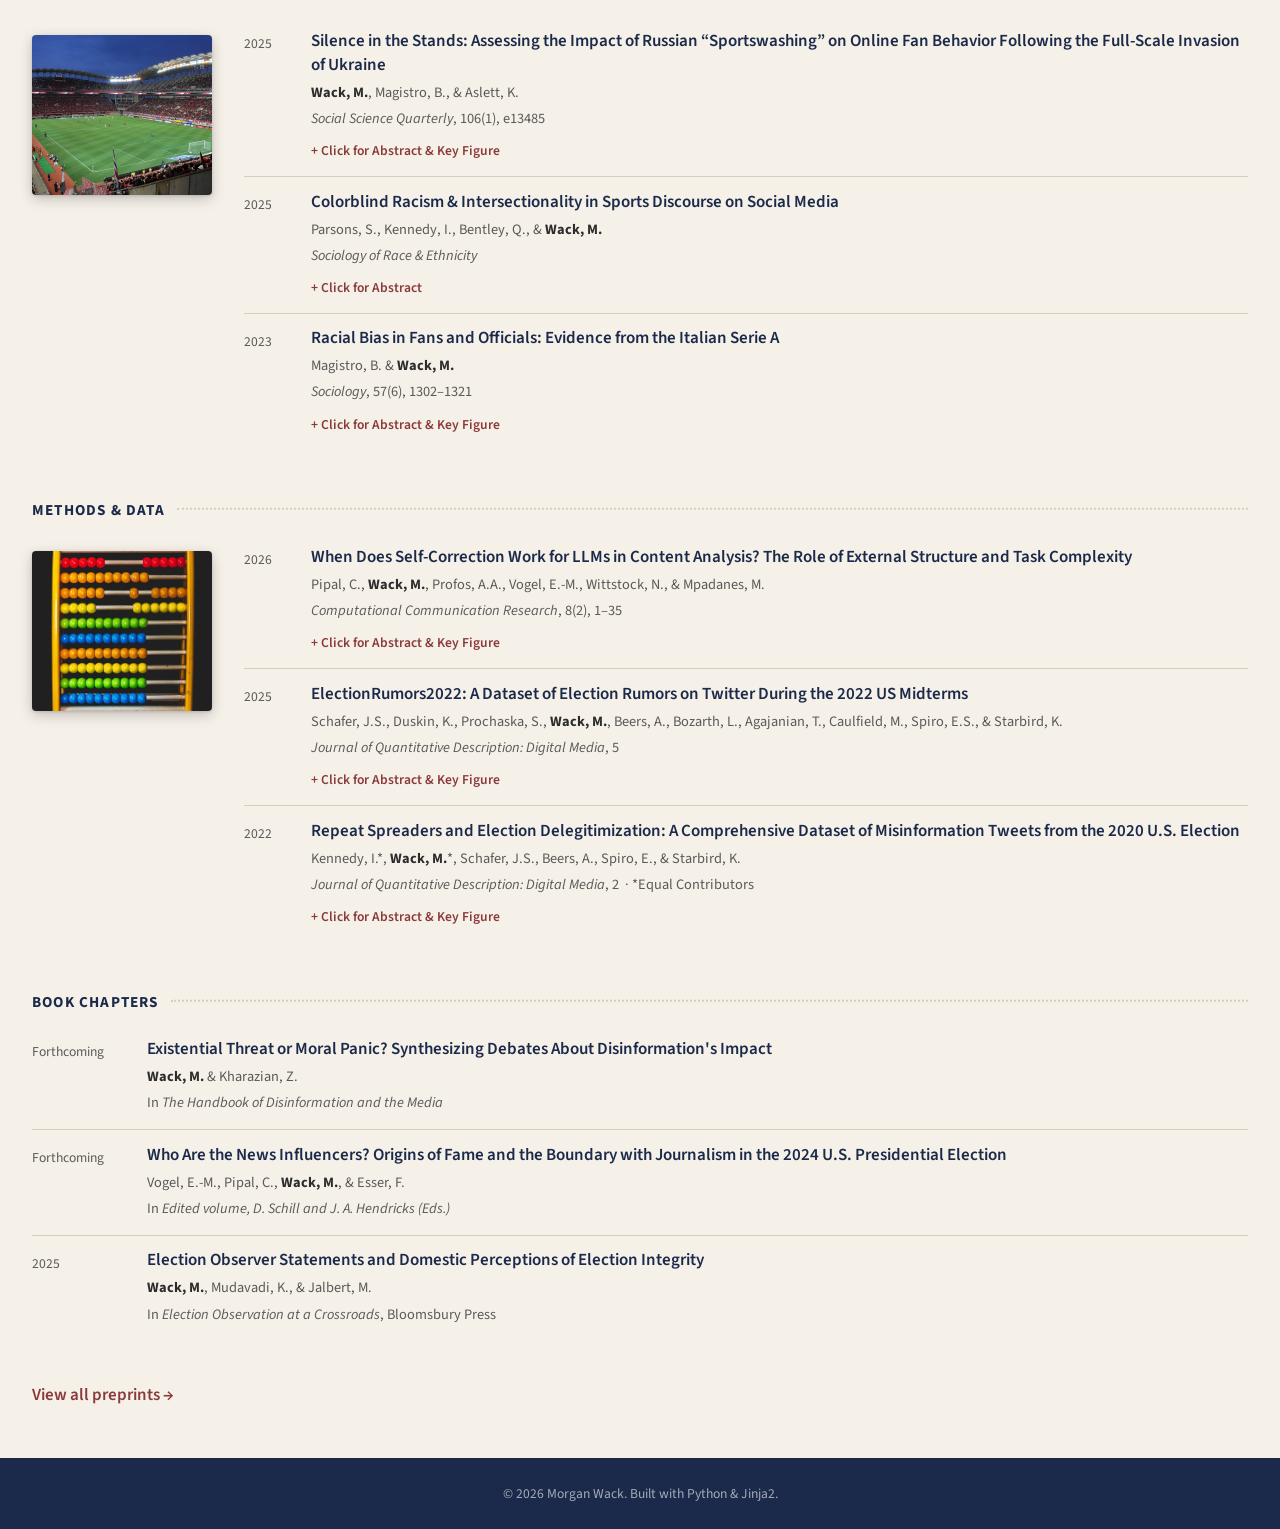
<file: research.html>
<!DOCTYPE html>
<html lang="en">
<head>
    <meta charset="UTF-8">
    <meta name="viewport" content="width=device-width, initial-scale=1.0">
    <title>Research – Morgan Wack</title>
    <link rel="preconnect" href="https://fonts.googleapis.com">
    <link rel="preconnect" href="https://fonts.gstatic.com" crossorigin>
    <link href="https://fonts.googleapis.com/css2?family=Playfair+Display:wght@400;700&family=Source+Sans+3:ital,wght@0,300;0,400;0,600;1,400&display=swap" rel="stylesheet">
    <link rel="stylesheet" href="static/css/style.css?v=research-v11">
</head>
<body>
    <!-- Navigation -->
    <nav class="main-nav" id="mainNav">
        <div class="nav-inner">
            <a href="index.html" class="nav-brand">MORGAN WACK</a>
            <div class="nav-links">
                
                <a href="index.html" class="nav-link ">HOME</a>
                
                <a href="research.html" class="nav-link active">RESEARCH</a>
                
                <a href="preprints.html" class="nav-link ">PREPRINTS</a>
                
                <a href="news.html" class="nav-link ">NEWS & MEDIA</a>
                
                <a href="extracurriculars.html" class="nav-link ">EXTRACURRICULARS</a>
                
                <a href="cv.html" class="nav-link ">CV & CONTACT</a>
                
            </div>
            <button class="nav-toggle" aria-label="Toggle navigation" onclick="document.querySelector('.nav-links').classList.toggle('open')">
                <span></span><span></span><span></span>
            </button>
        </div>
    </nav>

    
<div class="page-content">
    <div class="container research-page">
        <h1 class="page-title">Research</h1>

        <nav class="area-nav" aria-label="Research areas">
            
            <a class="area-chip" href="#area-1">
                <span class="area-name">Digital Technologies & Political Persuasion</span>
            </a>
            
            <a class="area-chip" href="#area-2">
                <span class="area-name">Information Environments</span>
            </a>
            
            <a class="area-chip" href="#area-3">
                <span class="area-name">Interventions</span>
            </a>
            
            <a class="area-chip" href="#area-4">
                <span class="area-name">Sport & Politics</span>
            </a>
            
            <a class="area-chip" href="#area-5">
                <span class="area-name">Methods & Data</span>
            </a>
            
        </nav>

        <section class="research-section">
            <h2 class="rs-head"><span class="rs-label">Recent Publications/Preprints</span><span class="rs-rule"></span></h2>
            <h3 class="home-sublabel">Publications</h3>
            <div class="recent-list">
                
                <a class="recent-row" href="https://doi.org/10.5117/CCR2026.2.13.PIPA" target="_blank" title="When Does Self-Correction Work for LLMs in Content Analysis? The Role of External Structure and Task Complexity">
                    <span class="rr-year">2026</span>
                    <span class="rr-title">When Does Self-Correction Work for LLMs in Content Analysis? The Role of External Structure and Task Complexity</span>
                    <span class="rr-badge rr-journal">Journal</span>
                </a>
                
                <a class="recent-row" href="https://www.tandfonline.com/doi/full/10.1080/10584609.2026.2704896" target="_blank" title="Political Fact-Checking Efforts are Constrained by Deficiencies in Coverage, Speed, and Reach">
                    <span class="rr-year">2026</span>
                    <span class="rr-title">Political Fact-Checking Efforts are Constrained by Deficiencies in Coverage, Speed, and Reach</span>
                    <span class="rr-badge rr-journal">Journal</span>
                </a>
                
                <a class="recent-row" href="https://doi.org/10.1177/20563051261462092" target="_blank" title="Making Sense of AI-Generated Disinformation: How Audience Interpretations Influence the Impact of Deepfakes in Kenya">
                    <span class="rr-year">2026</span>
                    <span class="rr-title">Making Sense of AI-Generated Disinformation: How Audience Interpretations Influence the Impact of Deepfakes in Kenya</span>
                    <span class="rr-badge rr-journal">Journal</span>
                </a>
                
            </div>
            <h3 class="home-sublabel">Preprints</h3>
            <div class="recent-list">
                
                <a class="recent-row" href="https://arxiv.org/abs/2611.06550" target="_blank" title="Who Gets Counted? Large Language Models, Informative Refusal, and Downstream Bias in Name-Based Demographic Classification">
                    <span class="rr-year">2026</span>
                    <span class="rr-title">Who Gets Counted? Large Language Models, Informative Refusal, and Downstream Bias in Name-Based Demographic Classification</span>
                    <span class="rr-badge rr-preprint">Preprint</span>
                </a>
                
                <a class="recent-row" href="https://arxiv.org/abs/2611.05181" target="_blank" title="What Does the Model See? Representation Validity in Multimodal LLM-Based Video Analysis">
                    <span class="rr-year">2026</span>
                    <span class="rr-title">What Does the Model See? Representation Validity in Multimodal LLM-Based Video Analysis</span>
                    <span class="rr-badge rr-preprint">Preprint</span>
                </a>
                
                <a class="recent-row" href="https://osf.io/preprints/socarxiv/rykgf_v1" target="_blank" title="Learning to Be Political: Audience Reinforcement and the Disproportionate Political Role of Smaller Social Media Influencers">
                    <span class="rr-year">2026</span>
                    <span class="rr-title">Learning to Be Political: Audience Reinforcement and the Disproportionate Political Role of Smaller Social Media Influencers</span>
                    <span class="rr-badge rr-preprint">Preprint</span>
                </a>
                
            </div>
        </section>

        
        <section class="research-section research-area" id="area-1">
            <h2 class="rs-head"><span class="rs-label">Digital Technologies & Political Persuasion</span><span class="rs-rule"></span></h2>
            <div class="research-category-grid">
                <div class="research-category-image">
                    <img src="static/images/digital_tech.jpg" alt="Digital Technologies & Political Persuasion">
                </div>
                <div class="research-category-pubs">
                    
<div class="pub-row">
    <div class="pr-year">2026</div>
    <div class="pr-body">
        <a class="pr-title" href="https://doi.org/10.1177/20563051261462092" target="_blank">Making Sense of AI-Generated Disinformation: How Audience Interpretations Influence the Impact of Deepfakes in Kenya</a>
        <div class="pr-authors"><strong>Wack, M.</strong>* & Prochaska, S.*</div>
        <div class="pr-venue">
            <em>Social Media + Society</em>, 12(3)
            <span class="pr-note">&middot; *Equal Contributors</span>
        </div>
        
        <details class="pr-abstract">
            <summary>Click for Abstract &amp; Key Figure</summary>
            <p>Does social commentary influence the effects of political deepfakes? To answer this question, we rely on a survey experiment based in Kenya ( N = 7,000). The experiment saw respondents view a generated clip of presidential candidates discussing their role in a fabricated corruption scheme coupled with embedded comments expressing varied levels of skepticism. In line with prior work, we first show that social commentary shapes how audiences interpret media. Next, we go beyond this initial finding to examine how commentary in social environments can shape the perceived authenticity of entire videos by integrating a novel survey instrument aimed at improving the ecological validity of our experimental design. Using this instrument, we find that comments which failed to remark on the synthetic origins of the video reduced support for the politician, while skeptical comments partially restored it. Partisanship also mattered, as respondents more readily dismissed deepfakes targeting candidates they supported compared to opposing candidates. Our findings highlight how the social context in which users view AI-generated disinformation can reshape audience perceptions, particularly in contexts that lack sufficient resources to maintain effective moderation systems. We conclude that audience-driven “collective sensemaking” can critically alter the influence of deepfakes, introducing both challenges and opportunities for the development of countermeasures for mitigating the influence of audio-visual disinformation. Our discussion emphasizes the need for research on deepfakes and related forms of multi-modal AI-generated content to take socio-political contexts into account when considering the direction of influence and potential for harm.</p>
            
            <figure class="pr-figure">
                <img src="static/images/figures/wack2026making.jpg" alt="Key figure: Making Sense of AI-Generated Disinformation: How Audience Interpretations Influence the Impact of Deepfakes in Kenya" loading="lazy">
                <figcaption>Figure 3. Estimated support for the candidate depicted in the deepfake.</figcaption>
            </figure>
            
        </details>
        
    </div>
</div>

<div class="pub-row">
    <div class="pr-year">2025</div>
    <div class="pr-body">
        <a class="pr-title" href="https://ijoc.org/index.php/ijoc/article/view/24771" target="_blank">Synthetic Diversity: Examining the Effects of Ethnic Targeting Using AI-Generated Political Ads</a>
        <div class="pr-authors"><strong>Wack, M.</strong> & Parry, D.A.</div>
        <div class="pr-venue">
            <em>International Journal of Communication</em>, 19, 3736–3760
            
        </div>
        
        <details class="pr-abstract">
            <summary>Click for Abstract &amp; Key Figure</summary>
            <p>Can deceptive use of generative artificial intelligence (AI) in advertisements influence support for political parties? Drawing on a survey experiment based on the tactics of a secessionist movement in South Africa, this study assesses whether targeting out-group ethnicities with diverse deepfake avatars can alter voter support. We iterate from existing work by varying the ethnicity of the presenter to assess whether AI-assisted alterations to author ethnicities can mobilize support for minority parties. The results indicate that coethnic speakers are more effective at mobilizing both personal and perceptions of societal support, even when content includes AI labels. Additional analyses indicate that AI literacy scores better predict respondents’ abilities to identify synthetic content than digital literacy and that coethnic avatars reduce skepticism toward AI-assisted messaging campaigns. The results of the study have implications for researchers and policy makers interested in understanding how synthetic media may be used for deceptive purposes in political campaigns.</p>
            
            <figure class="pr-figure">
                <img src="static/images/figures/wack2025synthetic.jpg" alt="Key figure: Synthetic Diversity: Examining the Effects of Ethnic Targeting Using AI-Generated Political Ads" loading="lazy">
                <figcaption>Figure 3. Influence of shared ethnicity between respondents and avatars on personal and perceived societal support for Western Cape independence.</figcaption>
            </figure>
            
        </details>
        
    </div>
</div>

<div class="pub-row">
    <div class="pr-year">2025</div>
    <div class="pr-body">
        <a class="pr-title" href="https://papers.ssrn.com/sol3/papers.cfm?abstract_id=5492309" target="_blank">Content Camouflage: How Diversified Posting Patterns Influence Human Detection of AI-Enabled Social Bots</a>
        <div class="pr-authors">Saucier, C. J., <strong>Wack, M.</strong>, Linvill, D., Okoronkwo, A., Tatineni, G., & Sezgin, A.</div>
        <div class="pr-venue">
            <em>Computers in Human Behavior</em>, 108881
            
        </div>
        
        <details class="pr-abstract">
            <summary>Click for Abstract &amp; Key Figure</summary>
            <p>As AI-enabled social media bots become increasingly sophisticated, understanding the psychological mechanisms underlying human bot detection becomes crucial for maintaining online information integrity. Many users struggle to distinguish between human-run accounts and increasingly sophisticated AI-enabled bots. This study examines how content diversification—mixing non-political content with political messaging—influences users' authenticity judgments of social media accounts. Using real bot profiles from an online influence campaign identified during the 2024 U.S. election, we conducted two experiments exposing participants to X profiles containing either political-only content or mixed political and sports content. Across both studies (N = 565 undergraduate students; N = 601 adults), content diversification did not directly affect bot classification but significantly enhanced perceived trustworthiness, which in turn increased the likelihood of classifying accounts as human-operated. Study 2 revealed that this trustworthiness pathway was moderated by political ideology. Overall, these findings help shed light on the decision-making processes of users as they encounter new strategies to mask AI-developed content.</p>
            
            <figure class="pr-figure">
                <img src="static/images/figures/saucier2025content.jpg" alt="Key figure: Content Camouflage: How Diversified Posting Patterns Influence Human Detection of AI-Enabled Social Bots" loading="lazy">
                <figcaption>Figure 1. Moderated mediaton model with unstandardized coefficients for the prediction of account perceptions by stimuli condition, political ideology, perceived trustworthiness, and message-consistent attitudes.</figcaption>
            </figure>
            
        </details>
        
    </div>
</div>

<div class="pub-row">
    <div class="pr-year">2025</div>
    <div class="pr-body">
        <a class="pr-title" href="https://academic.oup.com/pnasnexus/article/4/4/pgaf083/8097936" target="_blank">Generative Propaganda: Evidence of AI's Impact from a State-Backed Disinformation Campaign</a>
        <div class="pr-authors"><strong>Wack, M.</strong>, Linvill, D., Ehrett, C., & Warren, P.</div>
        <div class="pr-venue">
            <em>PNAS Nexus</em>, 4(4)
            
        </div>
        
        <details class="pr-abstract">
            <summary>Click for Abstract &amp; Key Figure</summary>
            <p>Can AI bolster state-backed propaganda campaigns, in practice? Growing use of AI and large language models has drawn attention to the potential for accompanying tools to be used by malevolent actors. Though recent laboratory and experimental evidence has substantiated these concerns in principle, the usefulness of AI tools in the production of propaganda campaigns has remained difficult to ascertain. Drawing on the adoption of generative-AI techniques by a state-affiliated propaganda site with ties to Russia, we test whether AI adoption enabled the website to amplify and enhance its production of disinformation. First, we find that the use of generative-AI tools facilitated the outlet’s generation of larger quantities of disinformation. Second, we find that use of generative-AI coincided with shifts in the volume and breadth of published content. Finally, drawing on a survey experiment comparing perceptions of articles produced prior to and following the adoption of AI tools, we show that the AI-assisted articles maintained their persuasiveness in the postadoption period. Our results illustrate how generative-AI tools have already begun to alter the size and scope of state-backed propaganda campaigns.</p>
            
            <figure class="pr-figure">
                <img src="static/images/figures/wack2025evidence.jpg" alt="Key figure: Generative Propaganda: Evidence of AI's Impact from a State-Backed Disinformation Campaign" loading="lazy">
                <figcaption>Figure 1. Weekly publications (2023) with local trends before and after AI adoption.</figcaption>
            </figure>
            
        </details>
        
    </div>
</div>

<div class="pub-row">
    <div class="pr-year">2022</div>
    <div class="pr-body">
        <a class="pr-title" href="https://tsjournal.org/index.php/jots/article/view/72" target="_blank">Auditing Google's Search Headlines as a Potential Gateway to Misleading Content: Evidence from the 2020 U.S. Election</a>
        <div class="pr-authors">Zade, H.*, <strong>Wack, M.</strong>*, Zhang, Y., Schafer, J.S., Beers, A., Starbird, K., Calo, R., & West, J.</div>
        <div class="pr-venue">
            <em>Journal of Online Trust and Safety</em>, 1(4)
            <span class="pr-note">&middot; *Equal Contributors</span>
        </div>
        
        <details class="pr-abstract">
            <summary>Click for Abstract &amp; Key Figure</summary>
            <p>The prevalence and spread of online misinformation during the 2020 US presidential election served to perpetuate a false belief in widespread election fraud. Though much research has focused on how social media platforms connected people to election-related rumors and conspiracy theories, less is known about the search engine pathways that linked users to news content with the potential to undermine trust in elections. In this paper, we present novel data related to the content of political headlines during the 2020 US election period. We scraped over 800,000 headlines from Google's search engine results pages (SERP) in response to 20 election-related keywords—10 general (e.g., "Ballots") and 10 conspiratorial (e.g., "Voter fraud")—when searched from 20 cities across 16 states. We present results from qualitative coding of 5,600 headlines focused on the prevalence of delegitimizing information. Our results reveal that videos (as compared to stories, search results, and advertisements) are the most problematic in terms of exposing users to delegitimizing headlines. We also illustrate how headline content varies when searching from a swing state, adopting a conspiratorial search keyword, or reading from media domains with higher political bias. We conclude with policy recommendations on data transparency that allow researchers to continue to monitor search engines during elections.</p>
            
            <figure class="pr-figure">
                <img src="static/images/figures/himanshu2022auditing.jpg" alt="Key figure: Auditing Google's Search Headlines as a Potential Gateway to Misleading Content: Evidence from the 2020 U.S. Election" loading="lazy">
                <figcaption>Figure 3: Percentage of coded headlines that promoted trust and distrust in the integrity of the election.</figcaption>
            </figure>
            
        </details>
        
    </div>
</div>

                </div>
            </div>
        </section>
        
        <section class="research-section research-area" id="area-2">
            <h2 class="rs-head"><span class="rs-label">Information Environments</span><span class="rs-rule"></span></h2>
            <div class="research-category-grid">
                <div class="research-category-image">
                    <img src="static/images/research-info-env.jpg" alt="Information Environments">
                </div>
                <div class="research-category-pubs">
                    
<div class="pub-row">
    <div class="pr-year">2026</div>
    <div class="pr-body">
        <a class="pr-title" href="https://www.ipie.info/research/tp2026-1-misinformation-disinformation-resilience-index-review" target="_blank">Resilience and Vulnerability to Misinformation and Disinformation in Political Information Environments: A Comparative Review of Ten Indexes</a>
        <div class="pr-authors">Esser, F., Solis, J.A., Chan, M., van Aelst, P., Madrid-Morales, D., Bosch, T., Botan, M., Humprecht, E., Labarre, J., Santini, R.M., Schulz, A., Seim, B., <strong>Wack, M.</strong>, Howard, P.N., & Valenzuela, S.</div>
        <div class="pr-venue">
            <em>IPIE Technical Paper</em>
            
        </div>
        
        <details class="pr-abstract">
            <summary>Click for Abstract</summary>
            <p>Political information environments around the world are facing the twin challenges of misinformation and disinformation, which degrade the quality of public discourse, undermine political stability, and weaken social cohesion. It is therefore important to understand the conditions under which countries are at risk from misinformation and disinformation. In recent years, several indexes have been developed by scholars, think tanks, advocacy groups, and technology companies aimed at diagnosing and comparing these risk and protective conditions. Yet, systematic cross-index comparison remains limited. This Synthesis Report (TP2026.1) addresses this gap by developing a typology of existing measures, providing a systematic comparative analysis of ten published indexes, and offering a fitness-for-purpose guide for researchers, policymakers, and index producers. Our analysis reveals three key insights: The concepts of vulnerability and resilience provide a foundational framework for understanding how political misinformation and disinformation are amplified or mitigated and for comparing countries over time. However, because most indexes rely on structural, perceptual, or behavioral proxies rather than direct measures, their scores should therefore be read as comparative diagnostics rather than estimates of disinformation prevalence. Several indexes offer valuable and complementary insights, but they diverge in their theoretical assumptions, methodologies, and the aspects of the political information environment they emphasize. Caution is therefore required to avoid overgeneralizing cross-national rankings, and triangulation across complementary measures is often advisable. Although the ten indexes considered in this report were designed to address political misinformation and disinformation, their underlying logic can be applied to the broader task of measuring political information environments and information integrity. ‍By evaluating the strengths, good practices, and shortcomings of these ten indexes, this report highlights the critical dimensions and measures that can guide a theoretically informed, methodologically robust, and globally sensitive next-generation index. It concludes with guidance for using index results responsibly.</p>
            
        </details>
        
    </div>
</div>

<div class="pub-row">
    <div class="pr-year">2026</div>
    <div class="pr-body">
        <span class="pr-title">Do Citation Limits Constrain Diversity? Evidence from a Natural Experiment across Political Science Journals</span>
        <div class="pr-authors"><strong>Wack, M.</strong>, Pipal, C., & Vogel, E.-M.</div>
        <div class="pr-venue">
            <em>PS: Political Science & Politics</em>
            <span class="pr-note">&middot; Accepted</span>
        </div>
        
    </div>
</div>

<div class="pub-row">
    <div class="pr-year">2025</div>
    <div class="pr-body">
        <a class="pr-title" href="https://onlinelibrary.wiley.com/doi/10.1111/psj.70054" target="_blank">Legislating Uncertainty: Election Policies and the Amplification of Misinformation</a>
        <div class="pr-authors"><strong>Wack, M.</strong>*, Schafer, J.S.*, Kennedy, I., Beers, A., Spiro, E. S., & Starbird, K.</div>
        <div class="pr-venue">
            <em>Policy Studies Journal</em>
            <span class="pr-note">&middot; *Equal Contributors</span>
        </div>
        
        <details class="pr-abstract">
            <summary>Click for Abstract &amp; Key Figure</summary>
            <p>Can state election policies affect the spread of misinformation? This paper studies the role played by ballot processing policies, which determine when ballots can be examined and organized, in the online spread of political misinformation. We present evidence from the 2020 U.S. presidential election cycle linking the spread of misinformation in the aftermath of the election to the uncertainty created by these restrictions. Specifically, using a novel dataset of 317 misinformation stories constructed using over 4,700,000 posts collected in real‐time throughout the 2020 electoral period, we examine whether restrictions on the ability of election officials to process ballots corresponded with increases in the prevalence of misinformation on X/Twitter. We find that, relative to states with restrictions, states that allowed ballots to be processed in advance of the election were subjected to fewer misinformation stories. The results suggest that policymakers interested in limiting the amount of misinformation targeting their state institutions should remove barriers to pre‐election ballot processing.</p>
            
            <figure class="pr-figure">
                <img src="static/images/figures/wack2025legislating.jpg" alt="Key figure: Legislating Uncertainty: Election Policies and the Amplification of Misinformation" loading="lazy">
                <figcaption>Figure 3. Pre-and post-election trends by processing policy.</figcaption>
            </figure>
            
        </details>
        
    </div>
</div>

<div class="pub-row">
    <div class="pr-year">2023</div>
    <div class="pr-body">
        <a class="pr-title" href="https://doi.org/10.1609/icwsm.v17i1.22126" target="_blank">Followback Clusters, Satellite Audiences, and Bridge Nodes: Coengagement Networks for the 2020 US Election</a>
        <div class="pr-authors">Beers, A., Schafer, J.S., Kennedy, I., <strong>Wack, M.</strong>, Spiro, E.S., & Starbird, K.</div>
        <div class="pr-venue">
            <em>Proceedings of the International AAAI Conference on Web and Social Media</em>, 17, 59–71
            
        </div>
        
        <details class="pr-abstract">
            <summary>Click for Abstract &amp; Key Figure</summary>
            <p>The 2020 United States (US) presidential election was — and has continued to be — the focus of pervasive and persistent mis- and disinformation spreading through our media ecosystems, including social media. This event has driven the collection and analysis of large, directed social network datasets, but such datasets can resist intuitive understanding. In such large datasets, the overwhelming number of nodes and edges present in typical representations create visual artifacts, such as densely overlapping edges and tightly-packed formations of low-degree nodes, which obscure many features of more practical interest. We apply a method, coengagement transformations, to convert such networks of social data into tractable images. Intuitively, this approach allows for parameterized network visualizations that make shared audiences of engaged viewers salient to viewers. Using the interpretative capabilities of this method, we perform an extensive case study of the 2020 United States presidential election on Twitter, contributing an empirical analysis of coengagement. By creating and contrasting different networks at different parameter sets, we define and characterize several structures in this discourse network, including bridging accounts, satellite audiences, and followback communities. We discuss the importance and implications of these empirical network features in this context. In addition, we release open-source code for creating coengagement networks from Twitter and other structured interaction data.</p>
            
            <figure class="pr-figure">
                <img src="static/images/figures/beers2023followback.jpg" alt="Key figure: Followback Clusters, Satellite Audiences, and Bridge Nodes: Coengagement Networks for the 2020 US Election" loading="lazy">
                <figcaption>Figure 3: Case 1, election discourse for large audiences (s=1, n = 10,000). A coengagement visualization of retweet rela- tionships in a collection of tweets related to the US presi- dential election.</figcaption>
            </figure>
            
        </details>
        
    </div>
</div>

<div class="pub-row">
    <div class="pr-year">2020</div>
    <div class="pr-body">
        <a class="pr-title" href="https://dl.acm.org/doi/abs/10.1145/3378393.3402279" target="_blank">Can Phones Build Relationships? A Case Study of a Kenyan Wildlife Conservancy's Community Development</a>
        <div class="pr-authors">Ziegler, M., <strong>Wack, M.</strong>, Ingutia, N., Muiruri, I., Njogu, N., Muriithi, K., Njoroge, W., Long, J., & Heimerl, K.</div>
        <div class="pr-venue">
            <em>Proceedings of the 3rd ACM SIGCAS Conference on Computing and Sustainable Societies</em>, 219–230
            <span class="pr-note">&middot; ACM Best Paper Award</span>
        </div>
        
        <details class="pr-abstract">
            <summary>Click for Abstract &amp; Key Figure</summary>
            <p>Wildlife conservancies across the globe are increasingly recognizing their need to support their surrounding communities to sustainably operate. Rapidly shifting environmental and sociopolitical climates increasingly stress existing resource and service provisions, forcing wildlife conservancies to co-manage with local communities shared resources like water, wildlife, soil, pollinators, and security. This work presents a case study in Laikipia, Kenya on Ol Pejeta Conservancy's use of text-based technologies to provide services and build relationships with the many widely-dispersed communities on its borders. Through technology deployments, staff interviews, and community focus groups, we investigate a potential role for basic mobile phone services, like SMS and USSD, to help conservancy personnel disseminate accurate and timely information, gather community feedback, address grievances, and improve accountability. Our findings show that communication with locals requires intense and ongoing effort from conservancy staff. Partially successful deployments of phone services provide a proof-of-concept for their utility in community relations but highlight particular design challenges for wildlife conservancies; having critical needs for broad inclusive engagement; clear, deliberate communication; and careful trust-building.</p>
            
            <figure class="pr-figure">
                <img src="static/images/figures/ziegler2020can.jpg" alt="Key figure: Can Phones Build Relationships? A Case Study of a Kenyan Wildlife Conservancy's Community Development" loading="lazy">
                <figcaption>Figure 4: Incoming messages on the two-way SMS service. (a) Incoming messages over time: the service was first pub- licized to OPC’s communities on February 14 2019, and re- minder messages were periodically sent until June.</figcaption>
            </figure>
            
        </details>
        
    </div>
</div>

                </div>
            </div>
        </section>
        
        <section class="research-section research-area" id="area-3">
            <h2 class="rs-head"><span class="rs-label">Interventions</span><span class="rs-rule"></span></h2>
            <div class="research-category-grid">
                <div class="research-category-image">
                    <img src="static/images/interventions.jpg" alt="Interventions">
                </div>
                <div class="research-category-pubs">
                    
<div class="pub-row">
    <div class="pr-year">2026</div>
    <div class="pr-body">
        <a class="pr-title" href="https://doi.org/10.1038/s44271-026-00480-1" target="_blank">Intuitions about content moderation are misaligned with effective practices for reducing conspiracy beliefs</a>
        <div class="pr-authors">Jalbert, M.* & <strong>Wack, M.</strong>*</div>
        <div class="pr-venue">
            <em>Communications Psychology</em>
            <span class="pr-note">&middot; *Equal Contributors</span>
        </div>
        
        <details class="pr-abstract">
            <summary>Click for Abstract &amp; Key Figure</summary>
            <p>Given that the spread of false information online often outpaces efforts to address it, it is important to understand i) what content is the most important to remove to prevent false beliefs and ii) whether lay intuitions about content removal are aligned with these findings. In four experiments, participants viewed social media posts containing false evidence for novel conspiracy theories. In Experiment 1 (N = 300), removing posts containing plausible evidence significantly decreased participants'conspiracy belief, while removing posts containing implausible evidence did not. In Experiments 2a-2c (Ns = 350, 352, 351, respectively), we investigated new participants' moderation preferences for the same posts. Worryingly, participants chose to remove posts containing implausible evidence more often than posts containing plausible evidence (Exp. 2a-2b). And, even when oriented to the goal of reducing belief in the broader conspiracy theory, participants still removed both types of posts at similar rates (Exp. 2c). Our results suggest that relying on lay intuitions to guide content removal decisions may result in prioritizing the removal of content that does not substantively contribute to the spread of broader false beliefs over content that does. These findings have important implications for moderation efforts and highlight the need to look beyond belief in isolated claims when developing effective misinformation interventions.</p>
            
            <figure class="pr-figure">
                <img src="static/images/figures/jalbert2026intuitions.jpg" alt="Key figure: Intuitions about content moderation are misaligned with effective practices for reducing conspiracy beliefs" loading="lazy">
                <figcaption>Figure 2. Distribution of conspiracy theory truth ratings by moderation condition in Experiment 1.</figcaption>
            </figure>
            
        </details>
        
    </div>
</div>

<div class="pub-row">
    <div class="pr-year">2026</div>
    <div class="pr-body">
        <a class="pr-title" href="https://www.tandfonline.com/doi/full/10.1080/10584609.2026.2704896" target="_blank">Political Fact-Checking Efforts are Constrained by Deficiencies in Coverage, Speed, and Reach</a>
        <div class="pr-authors"><strong>Wack, M.</strong>*, Duskin, K.*, & Hodel, D.</div>
        <div class="pr-venue">
            <em>Political Communication</em>, 1–24
            <span class="pr-note">&middot; *Equal Contributors</span>
        </div>
        
        <details class="pr-abstract">
            <summary>Click for Abstract &amp; Key Figure</summary>
            <p>Fact-checking has been promoted as a key method for combating political misinformation. Comparing the spread of election-related misinformation narratives along with their relevant political fact-checks, this study provides the most comprehensive assessment to date of the real-world limitations faced by political fact-checking efforts. In conceptualizing these barriers to impact, this study extends recent work from laboratory and experimental settings to the wider online information ecosystem present during the 2022 U.S. midterm elections. We find that fact-checks as currently developed and distributed are severely inhibited by constraints on their i. coverage, ii. speed, and iii. reach, which we link to fundamental challenges to the production economies and information asymmetries that differentiate corrections from misinformation. Specifically, we provide evidence that fewer than half of all prominent election-related misinformation narratives were fact-checked. Within the subset of fact-checked claims, we find that the median fact-check was released a full four days after the initial appearance of a narrative. Using network analysis to estimate user partisanship and dynamics of information spread, we find additional evidence that fact-checks make up less than 1.2% of narrative conversations and that even when shared, fact-checks are nearly always shared within, rather than between, partisan communities. Finally, we provide empirical evidence which runs contrary to the assumption that fact-checking is politically biased. Through this assessment of the real-world influence of fact-checking efforts, our findings underscore how limitations in coverage, speed, and reach necessitate further examination of the use of fact-checks as the primary method for combating political misinformation.</p>
            
            <figure class="pr-figure">
                <img src="static/images/figures/wack2026political.jpg" alt="Key figure: Political Fact-Checking Efforts are Constrained by Deficiencies in Coverage, Speed, and Reach" loading="lazy">
                <figcaption>Figure 4. Network visualization of online discussion of false and misleading narratives and their corresponding fact-checks.</figcaption>
            </figure>
            
        </details>
        
    </div>
</div>

<div class="pub-row">
    <div class="pr-year">2026</div>
    <div class="pr-body">
        <a class="pr-title" href="https://doi.org/10.1111/risa.70293" target="_blank">Assessing How Fact-Checks Influence Accuracy and Consensus Judgments: Evidence From the Olympics</a>
        <div class="pr-authors"><strong>Wack, M.</strong>, Allan, J., Boatwright, B., & Cranmer, G.</div>
        <div class="pr-venue">
            <em>Risk Analysis</em>, 46(7)
            
        </div>
        
        <details class="pr-abstract">
            <summary>Click for Abstract &amp; Key Figure</summary>
            <p>Fact‐checks have become a popular intervention aimed at tackling misinformation, yet concern has persisted related to the potential for fact‐checking to inadvertently amplify false narratives—a phenomenon commonly referred to as a “backfire effect.” At the same time, recent evidence from research on repeated claims has suggested that there is a risk that fact‐checks may also generate misperceptions regarding societal beliefs—or an “illusory consensus” effect. This paper presents findings from an ecologically valid two‐wave experimental study that tested whether repeated fact‐checking interventions could cause either of these negative outcomes. To further enhance the validity of the design, we draw on quota‐balanced samples of participants from the United States, France, and South Africa ( N = 680), who were presented with a set of true and false posts taken from online discussions regarding the 2024 Summer Olympic Games in Paris, France. Outcome measures focused on personal accuracy judgments (i.e., how accurate participants deemed each claim) and consensus estimates (i.e., whether their fellow citizens would believe each claim). After the Olympics concluded, participants were asked to assess both new and previously reviewed statements. Consistent with prior work, results indicate no evidence of the backfire effect ( = 0.048). The findings also provide evidence of a small “illusory consensus” effect ( = 0.125), whereby participants who had previously seen fact‐checks were more likely to estimate that the wider population would accept these debunked claims as accurate. Supplementary analyses of true statements reveal that fact‐checks produced large, durable improvements in accuracy judgments ( = 0.71–0.91), suggesting that fact‐checking was substantially more effective at reinforcing correct beliefs than it was at generating unintended consequences. Item‐level analyses further reveal heterogeneity across misinformation narratives, indicating that the specific content of false claims may moderate both the persistence of corrections and consensus distortions. Implications for fact‐checking strategies and public perceptions of misinformation, including the need for further studies which incorporate group dynamics, are discussed and debated.</p>
            
            <figure class="pr-figure">
                <img src="static/images/figures/wack2026assessing.jpg" alt="Key figure: Assessing How Fact-Checks Influence Accuracy and Consensus Judgments: Evidence From the Olympics" loading="lazy">
                <figcaption>Figure 3: Test of the Backﬁre E!ect Note. Error bars represent the estimated di!erence with 95% CIs.</figcaption>
            </figure>
            
        </details>
        
    </div>
</div>

<div class="pub-row">
    <div class="pr-year">2024</div>
    <div class="pr-body">
        <a class="pr-title" href="https://journals.sagepub.com/doi/10.1177/19401612241301671" target="_blank">Social Truth Queries as a Novel Method for Combating Misinformation: Evidence from Kenya</a>
        <div class="pr-authors"><strong>Wack, M.</strong> & Jalbert, M.</div>
        <div class="pr-venue">
            <em>International Journal of Press/Politics</em>, 1–25
            
        </div>
        
        <details class="pr-abstract">
            <summary>Click for Abstract &amp; Key Figure</summary>
            <p>The global reach of misinformation has exacerbated harms in low- and middle-income countries faced with deficiencies in funding, platform engagement, and media literacy. These challenges have reiterated the need for the development of strategies capable of addressing misinformation that cannot be countered using popular fact-checking methods. Focusing on Kenya’s contentious 2022 election, we evaluate a novel method for democratizing debunking efforts termed “social truth queries” (STQs), which use questions posed by everyday users to draw reader attention to the veracity of the targeted misinformation in the aim of minimizing its impact. In an online survey of Kenyan participants ( N ~ 4,000), we test the efficacy of STQs in reducing the influence of electoral misinformation which could not have been plausibly fact-checked using existing methods. We find that STQs reduce the perceived accuracy of misinformation while also reducing trust in prominent disseminators of misinformation, with null results for sharing propensities. While effect sizes are small across conditions, assessments of the respondents most susceptible to misinformation reveal larger potential effects if targeted at vulnerable users. These findings collectively illustrate the potential of STQs to expand the reach of debunking efforts to a wider array of actors and misinformation clusters.</p>
            
            <figure class="pr-figure">
                <img src="static/images/figures/wack2024social.jpg" alt="Key figure: Social Truth Queries as a Novel Method for Combating Misinformation: Evidence from Kenya" loading="lazy">
                <figcaption>Figure 2. Aggregate effect of STQ inclusion across treatment groups (H1–H3).</figcaption>
            </figure>
            
        </details>
        
    </div>
</div>

<div class="pub-row">
    <div class="pr-year">2023</div>
    <div class="pr-body">
        <a class="pr-title" href="https://doi.org/10.1037/mac0000142" target="_blank">Social Truth Queries: Development of a New User-Driven Intervention for Countering Online Misinformation</a>
        <div class="pr-authors">Jalbert, M., <strong>Wack, M.</strong>, Arya, P., & Williams, L.</div>
        <div class="pr-venue">
            <em>Journal of Applied Research in Memory and Cognition</em>
            
        </div>
        
        <details class="pr-abstract">
            <summary>Click for Abstract &amp; Key Figure</summary>
            <p>The spread of false information on social media is a growing problem that has necessitated the development of interventions to reduce its impact. We tested the potential effectiveness of social “truth queries” — user replies that draw attention to truth — as a novel intervention for reducing the impact of false information shared on social media. Participants were shown Tweets containing false information that appeared with user replies containing truth queries (Experiments 1-3), no replies (Experiments 1-3), or user replies unrelated to truth (Experiments 2-3) and asked to judge either the truth of the information contained in the Tweet or their likelihood of sharing it. We consistently found that social truth queries reduce belief in and reported intent to share Tweets containing false information compared to no replies or replies unrelated to truth. The findings suggest the usefulness of truth queries as a simple, flexible, user-driven approach to addressing online misinformation.</p>
            
            <figure class="pr-figure">
                <img src="static/images/figures/jalbert2023social.jpg" alt="Key figure: Social Truth Queries: Development of a New User-Driven Intervention for Countering Online Misinformation" loading="lazy">
                <figcaption>Figure 2 Density Plots Showing Mean Truth Ratings of Tweets in Different Reply Conditions by Participants Across Experiments.</figcaption>
            </figure>
            
        </details>
        
    </div>
</div>

<div class="pub-row">
    <div class="pr-year">2022</div>
    <div class="pr-body">
        <a class="pr-title" href="https://www.nature.com/articles/s41562-022-01388-6" target="_blank">Combining Interventions to Reduce the Spread of Viral Misinformation</a>
        <div class="pr-authors">Bak-Coleman, J., Kennedy, I., <strong>Wack, M.</strong>, Beers, A., Schafer, J.S., Spiro, E., Starbird, K., & West, J.</div>
        <div class="pr-venue">
            <em>Nature Human Behaviour</em>, 1–9
            
        </div>
        
        <details class="pr-abstract">
            <summary>Click for Abstract &amp; Key Figure</summary>
            <p>Misinformation online poses a range of threats, from subverting democratic processes to undermining public health measures. Proposed solutions range from encouraging more selective sharing by individuals to removing false content and accounts that create or promote it. Here we provide a framework to evaluate interventions aimed at reducing viral misinformation online both in isolation and when used in combination. We begin by deriving a generative model of viral misinformation spread, inspired by research on infectious disease. By applying this model to a large corpus (10.5 million tweets) of misinformation events that occurred during the 2020 US election, we reveal that commonly proposed interventions are unlikely to be effective in isolation. However, our framework demonstrates that a combined approach can achieve a substantial reduction in the prevalence of misinformation. Our results highlight a practical path forward as misinformation online continues to threaten vaccination efforts, equity and democratic processes around the globe.</p>
            
            <figure class="pr-figure">
                <img src="static/images/figures/bakcoleman2022combining.jpg" alt="Key figure: Combining Interventions to Reduce the Spread of Viral Misinformation" loading="lazy">
                <figcaption>Figure 4. Simulated impact of combining interventions.</figcaption>
            </figure>
            
        </details>
        
    </div>
</div>

                </div>
            </div>
        </section>
        
        <section class="research-section research-area" id="area-4">
            <h2 class="rs-head"><span class="rs-label">Sport & Politics</span><span class="rs-rule"></span></h2>
            <div class="research-category-grid">
                <div class="research-category-image">
                    <img src="static/images/research-sport.jpg" alt="Sport & Politics">
                </div>
                <div class="research-category-pubs">
                    
<div class="pub-row">
    <div class="pr-year">2025</div>
    <div class="pr-body">
        <a class="pr-title" href="https://onlinelibrary.wiley.com/doi/10.1111/ssqu.13485" target="_blank">Silence in the Stands: Assessing the Impact of Russian “Sportswashing” on Online Fan Behavior Following the Full-Scale Invasion of Ukraine</a>
        <div class="pr-authors"><strong>Wack, M.</strong>, Magistro, B., & Aslett, K.</div>
        <div class="pr-venue">
            <em>Social Science Quarterly</em>, 106(1), e13485
            
        </div>
        
        <details class="pr-abstract">
            <summary>Click for Abstract &amp; Key Figure</summary>
            <p>This study examines whether state‐linked sportswashing—through perceived associations between states and sports entities—can shield states from public scrutiny over human rights abuses. We analyze changes in Chelsea F.C. supporters’ online behavior following Roman Abramovich's announcement to relinquish control of the club during Russia's invasion of Ukraine. We collected over 700,000 tweets from 7414 profiles of London‐based English Premier League fans. Using a fine‐tuned BERT machine learning model, we classified tweets mentioning the invasion, criticizing Russia, or supporting Ukraine. We applied a generalized synthetic control method to compare Chelsea fans’ online behavior to that of other clubs’ fans before and after the announcement. After the announcement, Chelsea fans were less likely than other fans to discuss the invasion, support Ukraine, or criticize Russia. The findings suggest that perceptions of state‐linked associations can influence supporter online behavior via social identity mechanisms, potentially mitigating criticism of state actions.</p>
            
            <figure class="pr-figure">
                <img src="static/images/figures/wack2025silence.jpg" alt="Key figure: Silence in the Stands: Assessing the Impact of Russian “Sportswashing” on Online Fan Behavior Following the Full-Scale Invasion of Ukraine" loading="lazy">
                <figcaption>Figure 2: Messages connoting support for Ukraine or Ukrainians as a proportion of total Chelsea supporter posts.</figcaption>
            </figure>
            
        </details>
        
    </div>
</div>

<div class="pub-row">
    <div class="pr-year">2025</div>
    <div class="pr-body">
        <a class="pr-title" href="https://journals.sagepub.com/eprint/UQJ7MNVZXPERMBMZEFUN/full" target="_blank">Colorblind Racism & Intersectionality in Sports Discourse on Social Media</a>
        <div class="pr-authors">Parsons, S., Kennedy, I., Bentley, Q., & <strong>Wack, M.</strong></div>
        <div class="pr-venue">
            <em>Sociology of Race & Ethnicity</em>
            
        </div>
        
        <details class="pr-abstract">
            <summary>Click for Abstract</summary>
            <p>This study explores the dynamics of colorblind racism, intersectionality, and racially coded language in sports discourse on social media (Twitter/X), focusing on the contrasting public treatment of African American athlete Angel Reese and White American athlete Caitlin Clark before, during, and after the 2023 NCAA Women’s Basketball Championship. Analyzing 779,188 tweets using the Large Language Model (LLM) RoBERTa, we identify distinct patterns in fan interactions that reveal pervasive elements of colorblind racism and intersecting gender biases in the post-Title IX era. Although Clark and Reese performed nearly identical gestures at different times, Clark’s behavior was often perceived as more acceptable compared to Reese’s, underscoring how both racial and gender dynamics shape public perceptions. In addition, we observe a tendency among Twitter/X users to downplay the significance of racism (minimization of race) and engage in cultural racism, supporting colorblind racist framing. However, our findings also highlight an emerging counter-discourse that challenges these narratives, with supportive reactions toward Reese significantly outweighing the negative and directly opposing the colorblind racism frames. This research contributes to the literature on race, gender, sports, and digital media by offering real-time insights into how fan discourse both perpetuates and contests racial and gendered stereotypes.</p>
            
        </details>
        
    </div>
</div>

<div class="pub-row">
    <div class="pr-year">2023</div>
    <div class="pr-body">
        <a class="pr-title" href="https://journals.sagepub.com/doi/10.1177/00380385221138332" target="_blank">Racial Bias in Fans and Officials: Evidence from the Italian Serie A</a>
        <div class="pr-authors">Magistro, B. & <strong>Wack, M.</strong></div>
        <div class="pr-venue">
            <em>Sociology</em>, 57(6), 1302–1321
            
        </div>
        
        <details class="pr-abstract">
            <summary>Click for Abstract &amp; Key Figure</summary>
            <p>Recent scholarship studying the impact of race-based prejudice has emphasized its rampant persistence throughout all aspects of modern society, including the world of sports. Prior research from American leagues has shown that even referees, trained officials intended to enact neutral judgements, are subject to bias against Black and dark-skinned players. To extend these studies and inform policies aimed at combating racial bias in public spaces more broadly, we report results from a unique dataset of over 6500 player-year observations from the Italian Serie A to examine whether these biases persist in European football. Our results show that darker-skinned players receive more foul calls and more cards than lighter-skinned players, controlling for a range of potential confounders and productivity-relevant mediators. By exploiting an absence of fans induced by the COVID-19 pandemic, we also present preliminary evidence that fans may play a key role in inducing poor calls against darker-skinned players.</p>
            
            <figure class="pr-figure">
                <img src="static/images/figures/magistro2023racial.jpg" alt="Key figure: Racial Bias in Fans and Officials: Evidence from the Italian Serie A" loading="lazy">
                <figcaption>Figure 3. Predicted number of (a) fouls, (b) yellow cards and (c) red cards per season by skin tone.</figcaption>
            </figure>
            
        </details>
        
    </div>
</div>

                </div>
            </div>
        </section>
        
        <section class="research-section research-area" id="area-5">
            <h2 class="rs-head"><span class="rs-label">Methods & Data</span><span class="rs-rule"></span></h2>
            <div class="research-category-grid">
                <div class="research-category-image">
                    <img src="static/images/research-methods.jpg" alt="Methods & Data">
                </div>
                <div class="research-category-pubs">
                    
<div class="pub-row">
    <div class="pr-year">2026</div>
    <div class="pr-body">
        <a class="pr-title" href="https://doi.org/10.5117/CCR2026.2.13.PIPA" target="_blank">When Does Self-Correction Work for LLMs in Content Analysis? The Role of External Structure and Task Complexity</a>
        <div class="pr-authors">Pipal, C., <strong>Wack, M.</strong>, Profos, A.A., Vogel, E.-M., Wittstock, N., & Mpadanes, M.</div>
        <div class="pr-venue">
            <em>Computational Communication Research</em>, 8(2), 1–35
            
        </div>
        
        <details class="pr-abstract">
            <summary>Click for Abstract &amp; Key Figure</summary>
            <p>While Large Language Models (LLMs) have transformed content analysis, their ability to self-correct to achieve higher agreement with human coders remains contested. Recent evidence suggests LLMs fail to self-correct on reasoning tasks, but it is unclear if this limitation applies to classification, where the goal is maximizing overlap with human ground truth. We investigate iterative self-refinement, a pipeline where a model generates an initial classification, critiques its own output, and generates a final refined prediction. We test this across 14 variables (spanning framing, emotions, styles, politics, and topics) using a smaller, cost-effective model (Gemini 2 Flash) by systematically isolating the effects of codebooks versus few-shot examples. Results demonstrate a clear trade-off: refinement significantly boosts human alignment for complex, low-baseline constructs but degrades performance on simple, high-baseline tasks. Notably, a smaller model using refinement matches the accuracy of state-of-the-art reasoning models (Gemini 3 Flash) on complex tasks at a lower cost. These findings establish boundary conditions for self-correction, showing that external structure and task complexity jointly determine when refinement improves data quality.</p>
            
            <figure class="pr-figure">
                <img src="static/images/figures/pipal2026selfcorrection.jpg" alt="Key figure: When Does Self-Correction Work for LLMs in Content Analysis? The Role of External Structure and Task Complexity" loading="lazy">
                <figcaption>Figure 1. F1-macro before (S0, gray) and after (S3, green) refinement for each condition and construct type.</figcaption>
            </figure>
            
        </details>
        
    </div>
</div>

<div class="pub-row">
    <div class="pr-year">2025</div>
    <div class="pr-body">
        <a class="pr-title" href="https://journalqd.org/article/view/5669" target="_blank">ElectionRumors2022: A Dataset of Election Rumors on Twitter During the 2022 US Midterms</a>
        <div class="pr-authors">Schafer, J.S., Duskin, K., Prochaska, S., <strong>Wack, M.</strong>, Beers, A., Bozarth, L., Agajanian, T., Caulfield, M., Spiro, E.S., & Starbird, K.</div>
        <div class="pr-venue">
            <em>Journal of Quantitative Description: Digital Media</em>, 5
            
        </div>
        
        <details class="pr-abstract">
            <summary>Click for Abstract &amp; Key Figure</summary>
            <p>Understanding the spread of online rumors is a pressing societal challenge and an active area of research across domains. In the context of the 2022 U.S. midterm elections, one influential social media platform for sharing information — including rumors that may be false, misleading, or unsubstantiated — was Twitter (now renamed X). To increase understanding of the dynamics of online rumors about elections, we present and analyze a dataset of 1.81 million Twitter posts corresponding to 135 distinct rumors which spread online during the midterm election season (September 5 to December 1, 2022). We describe how this data was collected, compiled, and supplemented, and provide a series of exploratory analyses along with comparisons to a previously published dataset on 2020 election rumors. We also conduct a mixed-methods analysis of five distinct rumors about the election in Arizona, a particularly prominent focus of 2022 election rumoring. Finally, we provide a set of potential future directions for how this dataset could be used to facilitate future research into online rumors, misinformation, and disinformation.</p>
            
            <figure class="pr-figure">
                <img src="static/images/figures/schafer2025electionrumors.jpg" alt="Key figure: ElectionRumors2022: A Dataset of Election Rumors on Twitter During the 2022 US Midterms" loading="lazy">
                <figcaption>Figure 3. A timeline plot showing the number of rumor tweets per day in the dataset.</figcaption>
            </figure>
            
        </details>
        
    </div>
</div>

<div class="pub-row">
    <div class="pr-year">2022</div>
    <div class="pr-body">
        <a class="pr-title" href="https://journalqd.org/article/view/3137" target="_blank">Repeat Spreaders and Election Delegitimization: A Comprehensive Dataset of Misinformation Tweets from the 2020 U.S. Election</a>
        <div class="pr-authors">Kennedy, I.*, <strong>Wack, M.</strong>*, Schafer, J.S., Beers, A., Spiro, E., & Starbird, K.</div>
        <div class="pr-venue">
            <em>Journal of Quantitative Description: Digital Media</em>, 2
            <span class="pr-note">&middot; *Equal Contributors</span>
        </div>
        
        <details class="pr-abstract">
            <summary>Click for Abstract &amp; Key Figure</summary>
            <p>In countries ranging from the Philippines to Brazil, political actors have embraced WhatsApp. In India, WhatsApp groups backed by political parties are suspected of conveying misinformation and/or of circulating hateful content pointed towards minority groups, potentially leading to offline violence. They are also seen as one of the reasons for the dominance of the ruling party (the BJP). Yet, despite this narrative, we so far know littleabout the content shared on these partisan groups nor about the way in which (mis-)informationcirculates on them. In this manuscript, we describe the visual content of 533 closed threads maintained by party workers across the state of Uttar Pradesh, collected over aperiod of 9 months. Manual coding of around 36,000 images allows us to estimate the amount of misinformation/hateful content on one hand, and partisan content on the other. Additional matching of this data with other sources and analyses based on computer vision techniques inturn allows us to evaluate the extent to which the content posted on WhatsApp threads may serve the interests of the ruling party. Analyses suggest that partisan threads contain relatively few hateful or misinformed posts; more surprisingly maybe, most content cannot easily be classified as “partisan”. While much content appears to be religion-related, which may serve an indirect partisan role, the largest share of the content is more easily classifiable as phatic or entertainment related.</p>
            
            <figure class="pr-figure">
                <img src="static/images/figures/kennedy2022repeat.jpg" alt="Key figure: Repeat Spreaders and Election Delegitimization: A Comprehensive Dataset of Misinformation Tweets from the 2020 U.S. Election" loading="lazy">
                <figcaption>Figure 2. Coengagement Projection Graph of Election Discourse.</figcaption>
            </figure>
            
        </details>
        
    </div>
</div>

                </div>
            </div>
        </section>
        

        
        <section class="research-section">
            <h2 class="rs-head"><span class="rs-label">Book Chapters</span><span class="rs-rule"></span></h2>
            <div class="research-plain-list">
                
<div class="pub-row">
    <div class="pr-year">Forthcoming</div>
    <div class="pr-body">
        <span class="pr-title">Existential Threat or Moral Panic? Synthesizing Debates About Disinformation's Impact</span>
        <div class="pr-authors"><strong>Wack, M.</strong> & Kharazian, Z.</div>
        <div class="pr-venue">
            In <em>The Handbook of Disinformation and the Media</em>
            
            
        </div>
        
    </div>
</div>

<div class="pub-row">
    <div class="pr-year">Forthcoming</div>
    <div class="pr-body">
        <span class="pr-title">Who Are the News Influencers? Origins of Fame and the Boundary with Journalism in the 2024 U.S. Presidential Election</span>
        <div class="pr-authors">Vogel, E.-M., Pipal, C., <strong>Wack, M.</strong>, & Esser, F.</div>
        <div class="pr-venue">
            In <em>Edited volume, D. Schill and J. A. Hendricks (Eds.)</em>
            
            
        </div>
        
    </div>
</div>

<div class="pub-row">
    <div class="pr-year">2025</div>
    <div class="pr-body">
        <span class="pr-title">Election Observer Statements and Domestic Perceptions of Election Integrity</span>
        <div class="pr-authors"><strong>Wack, M.</strong>, Mudavadi, K., & Jalbert, M.</div>
        <div class="pr-venue">
            In <em>Election Observation at a Crossroads</em>, Bloomsbury Press
            
            
        </div>
        
    </div>
</div>

            </div>
        </section>
        

        <p class="research-more"><a href="preprints.html">View all preprints &rarr;</a></p>
    </div>
</div>


    <!-- Footer -->
    <footer class="site-footer">
        <div class="container">
            <p>&copy; 2026 Morgan Wack. Built with Python & Jinja2.</p>
        </div>
    </footer>

    <script src="static/js/main.js"></script>
    <!-- GoatCounter analytics (privacy-friendly, no cookies) -->
    <script data-goatcounter="https://morganwack.goatcounter.com/count"
            async src="//gc.zgo.at/count.js"></script>
</body>
</html>
</file>
<file: static/css/style.css>
/* ============================================
   Morgan Wack - Academic Personal Website
   Inspired by ryancbriggs.net aesthetic
   ============================================ */

/* --- CSS Variables --- */
:root {
    --color-bg: #f5f0e8;
    --color-bg-alt: #ede7db;
    --color-nav: #1b2a4a;
    --color-nav-text: #f5f0e8;
    --color-text: #2c2c2c;
    --color-text-light: #5a5a5a;
    --color-accent: #8b3a3a;
    --color-accent-hover: #a64c4c;
    --color-heading: #1b2a4a;
    --color-link: #8b3a3a;
    --color-link-hover: #a64c4c;
    --color-border: #d4cec2;
    --color-category: #8b3a3a;
    --font-heading: 'Playfair Display', Georgia, serif;
    --font-body: 'Source Sans 3', 'Segoe UI', sans-serif;
    --max-width: 900px;
    --nav-height: 56px;
}

/* --- Reset & Base --- */
*, *::before, *::after {
    box-sizing: border-box;
    margin: 0;
    padding: 0;
}

html {
    scroll-behavior: smooth;
    scroll-padding-top: var(--nav-height);
}

body {
    font-family: var(--font-body);
    font-size: 17px;
    line-height: 1.7;
    color: var(--color-text);
    background-color: var(--color-bg);
}

/* --- Navigation --- */
.main-nav {
    position: fixed;
    top: 0;
    left: 0;
    right: 0;
    height: var(--nav-height);
    background: var(--color-nav);
    z-index: 1000;
    transition: background 0.3s ease;
}

.nav-inner {
    max-width: 1200px;
    margin: 0 auto;
    display: flex;
    align-items: center;
    justify-content: space-between;
    height: 100%;
    padding: 0 2rem;
}

.nav-brand {
    font-family: var(--font-heading);
    font-weight: 700;
    font-size: 1.1rem;
    color: var(--color-nav-text);
    text-decoration: none;
    letter-spacing: 1px;
}

.nav-links {
    display: flex;
    gap: 0.2rem;
}

.nav-link {
    color: var(--color-nav-text);
    text-decoration: none;
    font-size: 0.82rem;
    font-weight: 600;
    letter-spacing: 0.5px;
    padding: 0.4rem 0.9rem;
    border-radius: 3px;
    transition: background 0.2s;
}

.nav-link:hover,
.nav-link.active {
    color: var(--color-accent-hover);
}

.nav-toggle {
    display: none;
    background: none;
    border: none;
    cursor: pointer;
    padding: 0.5rem;
}

.nav-toggle span {
    display: block;
    width: 22px;
    height: 2px;
    background: var(--color-nav-text);
    margin: 5px 0;
    transition: 0.3s;
}

/* --- Hero / Parallax Banner --- */
.hero-banner {
    position: relative;
    height: 44vh;
    min-height: 280px;
    max-height: 400px;
    margin-top: var(--nav-height);
    overflow: hidden;
}

.hero-image {
    position: absolute;
    top: 0;
    left: 0;
    width: 100%;
    height: 130%;
    background-image: url('../images/banner.jpg?v=celtel');
    background-size: cover;
    background-position: center 40%;
    will-change: transform;
    transition: transform 0.1s linear;
}

.hero-overlay {
    position: absolute;
    bottom: 0;
    left: 0;
    right: 0;
    height: 40%;
    background: linear-gradient(to top, rgba(27, 42, 74, 0.3), transparent);
}

/* --- Container --- */
.container {
    max-width: var(--max-width);
    margin: 0 auto;
    padding: 0 2rem;
}

/* --- Page Content --- */
.page-content {
    margin-top: var(--nav-height);
    padding: 3rem 0;
    min-height: calc(100vh - var(--nav-height) - 80px);
}

.page-title {
    font-family: var(--font-heading);
    font-size: 2.4rem;
    font-weight: 700;
    color: var(--color-heading);
    margin-bottom: 0.5rem;
}

.page-divider {
    border: none;
    border-top: 2px solid var(--color-border);
    margin: 1rem 0 2rem;
}

/* --- Homepage Sections --- */
.home-intro {
    padding: 3rem 0 2rem;
}

.home-intro .container {
    max-width: 1100px;
}

.intro-grid {
    display: grid;
    grid-template-columns: 280px 1fr;
    gap: 3rem;
    align-items: start;
}

.intro-photo {
    position: relative;
}

.intro-photo img {
    width: 100%;
    border-radius: 4px;
    box-shadow: 0 4px 20px rgba(0,0,0,0.12);
}

.intro-text h1 {
    font-family: var(--font-heading);
    font-size: 2.2rem;
    color: var(--color-heading);
    margin-bottom: 1rem;
}

.intro-text p {
    font-size: 1.05rem;
    margin-bottom: 1rem;
    color: var(--color-text);
}

.intro-text a {
    color: var(--color-link);
    text-decoration: none;
    border-bottom: 1px solid transparent;
    transition: border-color 0.2s;
}

.intro-text a:hover {
    border-bottom-color: var(--color-link-hover);
}

/* Social icons under headshot photo */
.photo-social-icons {
    display: flex;
    justify-content: center;
    gap: 1rem;
    margin-top: 1rem;
}

.photo-social-link {
    display: inline-flex;
    align-items: center;
    justify-content: center;
    width: 40px;
    height: 40px;
    border-radius: 50%;
    border: 1.5px solid var(--color-nav);
    color: var(--color-nav);
    transition: all 0.2s;
}

.photo-social-link:hover {
    background: var(--color-nav);
    color: var(--color-nav-text);
}

.photo-social-link svg {
    display: block;
}

.social-links {
    display: flex;
    gap: 0.7rem;
    margin-top: 1.5rem;
    flex-wrap: wrap;
}

.social-btn {
    display: inline-flex;
    align-items: center;
    gap: 0.4rem;
    padding: 0.45rem 1rem;
    border: 1.5px solid var(--color-nav);
    border-radius: 3px;
    color: var(--color-nav);
    text-decoration: none;
    font-size: 0.82rem;
    font-weight: 600;
    letter-spacing: 0.3px;
    transition: all 0.2s;
}

.social-btn:hover {
    background: var(--color-nav);
    color: var(--color-nav-text);
}

/* Recent publications on homepage */
.home-section {
    padding: 2rem 0 3rem;
}

.home-section h2 {
    font-family: var(--font-heading);
    font-size: 1.5rem;
    color: var(--color-heading);
    margin-bottom: 0.5rem;
    text-transform: uppercase;
    letter-spacing: 0.5px;
    font-size: 0.95rem;
    font-weight: 700;
}

.home-section hr {
    border: none;
    border-top: 2px solid var(--color-border);
    margin-bottom: 1.5rem;
}

/* --- Research Page --- */
.page-content .container {
    max-width: 1100px;
}

.research-category-block {
    margin-bottom: 2.5rem;
}

.research-category-grid {
    display: grid;
    grid-template-columns: 180px 1fr;
    gap: 2rem;
    align-items: start;
}

.research-category-image {
    margin-top: 2rem;
}

.research-category-image img {
    width: 100%;
    height: 160px;
    object-fit: cover;
    border-radius: 4px;
    box-shadow: 0 4px 14px rgba(0,0,0,0.2), 0 1px 3px rgba(0,0,0,0.12);
}

.research-category-pubs .category-title {
    margin-top: 2rem;
}

.category-title {
    font-family: var(--font-body);
    font-size: 1.1rem;
    font-weight: 600;
    color: var(--color-category);
    margin-top: 2rem;
    margin-bottom: 1rem;
}

.pub-entry {
    margin-bottom: 1.4rem;
    line-height: 1.65;
    font-size: 0.98rem;
}

.pub-entry .pub-title {
    color: var(--color-text);
}

.pub-entry .pub-title a {
    color: var(--color-link);
    text-decoration: none;
    border-bottom: 1px solid transparent;
    transition: border-color 0.2s;
}

.pub-entry .pub-title a:hover {
    border-bottom-color: var(--color-link);
}

.research-recent .pub-entry > a:not(.pub-read-btn) {
    color: var(--color-link);
    text-decoration: none;
    border-bottom: 1px solid transparent;
    transition: border-color 0.2s;
}

.research-recent .pub-entry > a:not(.pub-read-btn):hover {
    border-bottom-color: var(--color-link);
}

.research-recent {
    margin-bottom: 1rem;
}

.pub-entry .pub-journal {
    font-style: italic;
}

.pub-entry .pub-note {
    color: var(--color-text-light);
    font-size: 0.9rem;
}

.pub-read-btn {
    display: inline-block;
    margin-left: 0.4rem;
    padding: 0.15rem 0.6rem;
    font-size: 0.78rem;
    font-weight: 600;
    letter-spacing: 0.3px;
    color: var(--color-nav);
    border: 1.5px solid var(--color-nav);
    border-radius: 3px;
    text-decoration: none;
    transition: all 0.2s;
    vertical-align: middle;
}

.pub-read-btn:hover {
    background: var(--color-nav);
    color: var(--color-nav-text);
}

/* Preprints page */
.preprint-entry {
    margin-bottom: 2.5rem;
    line-height: 1.65;
}

.preprint-entry .preprint-title {
    font-size: 1.15rem;
    margin-bottom: 0.2rem;
}

.preprint-entry .preprint-title a {
    color: var(--color-link);
    text-decoration: none;
    border-bottom: 1px solid transparent;
    transition: border-color 0.2s;
}

.preprint-entry .preprint-title a:hover {
    border-bottom-color: var(--color-link);
}

.preprint-entry .preprint-authors {
    margin: 0.1rem 0;
    font-size: 0.95rem;
    color: var(--color-text-light);
}

.preprint-entry .preprint-status {
    margin: 0.1rem 0 0.5rem;
    font-size: 0.92rem;
    color: var(--color-link);
}

.preprint-entry .preprint-abstract {
    font-size: 0.93rem;
    color: var(--color-text);
    text-align: justify;
}

.section-label {
    font-family: var(--font-body);
    font-size: 0.95rem;
    font-weight: 700;
    text-transform: uppercase;
    letter-spacing: 0.5px;
    color: var(--color-heading);
    margin-top: 2.5rem;
    margin-bottom: 0.3rem;
    padding-bottom: 0.5rem;
    border-bottom: 2px solid var(--color-border);
}

/* --- Research page: area nav, numbered sections, compact rows --- */
html { scroll-behavior: smooth; }

.page-content .container.research-page {
    max-width: 1320px;
}

.area-nav {
    display: flex;
    flex-wrap: nowrap;
    gap: 0.6rem;
    margin: 0.5rem 0 1rem;
}

.area-nav .area-chip {
    flex: 1 1 auto;
    justify-content: center;
    white-space: nowrap;
}

@media (max-width: 1180px) {
    .area-nav { flex-wrap: wrap; }
}

.area-chip {
    display: inline-flex;
    align-items: baseline;
    gap: 0.45rem;
    padding: 0.45rem 0.8rem;
    border: 1.5px solid var(--color-border);
    border-radius: 3px;
    background: var(--color-bg-alt);
    color: var(--color-heading);
    text-decoration: none;
    font-size: 0.9rem;
    font-weight: 600;
    transition: border-color 0.2s, background 0.2s;
}

.area-chip:hover {
    border-color: var(--color-accent);
    background: #fff;
}

.area-num, .rs-num {
    font-variant-numeric: tabular-nums;
    color: var(--color-accent);
    font-weight: 700;
    letter-spacing: 0.5px;
}

.area-count {
    font-size: 0.78rem;
    font-weight: 600;
    color: var(--color-text-light);
}

.research-section {
    margin-top: 3rem;
    scroll-margin-top: calc(var(--nav-height) + 1.5rem);
}

.rs-head {
    display: flex;
    align-items: center;
    gap: 0.75rem;
    margin-bottom: 1.4rem;
    font-family: var(--font-body);
    font-size: 0.95rem;
    font-weight: 700;
    text-transform: uppercase;
    letter-spacing: 1.2px;
    color: var(--color-heading);
}

.rs-label { white-space: nowrap; }

.rs-rule {
    flex: 1;
    border-bottom: 2px dotted var(--color-border);
    transform: translateY(-0.15em);
}

.recent-list {
    border-top: 1px solid var(--color-border);
}

.recent-row {
    display: grid;
    grid-template-columns: 3.2rem 1fr auto;
    align-items: center;
    gap: 1rem;
    padding: 0.6rem 0.4rem;
    border-bottom: 1px solid var(--color-border);
    color: var(--color-text);
    text-decoration: none;
    transition: background 0.15s;
}

a.recent-row:hover { background: var(--color-bg-alt); }
a.recent-row:hover .rr-title { color: var(--color-link); }

.rr-year, .pr-year {
    font-size: 0.85rem;
    color: var(--color-text-light);
    font-variant-numeric: tabular-nums;
}

.rr-title {
    font-weight: 600;
    white-space: nowrap;
    overflow: hidden;
    text-overflow: ellipsis;
    min-width: 0;
}

.rr-badge {
    font-size: 0.68rem;
    font-weight: 700;
    letter-spacing: 0.8px;
    text-transform: uppercase;
    padding: 0.15rem 0.45rem;
    border: 1.5px solid currentColor;
    border-radius: 2px;
    white-space: nowrap;
}

.rr-preprint { color: #a0671f; }
.rr-journal, .rr-proceedings { color: var(--color-heading); }
.rr-report { color: var(--color-text-light); }

.research-category-grid .research-category-image { margin-top: 0.3rem; }

.pub-row {
    display: grid;
    grid-template-columns: 3.2rem 1fr;
    gap: 1rem;
    padding: 0.85rem 0;
    border-bottom: 1px solid var(--color-border);
}

.research-category-pubs .pub-row:first-child,
.research-plain-list .pub-row:first-child { padding-top: 0; }

.research-category-pubs .pub-row:last-child,
.research-plain-list .pub-row:last-child { border-bottom: none; }

.pr-year { padding-top: 0.15rem; }

.research-plain-list .pub-row { grid-template-columns: 6.2rem 1fr; }

.pr-title {
    display: block;
    font-weight: 600;
    line-height: 1.4;
    color: var(--color-heading);
    text-decoration: none;
}

a.pr-title:hover { color: var(--color-link); }

.pr-authors {
    margin-top: 0.2rem;
    font-size: 0.9rem;
    color: var(--color-text-light);
}

.pr-authors strong { color: var(--color-text); }

.pr-venue {
    margin-top: 0.1rem;
    font-size: 0.9rem;
    color: var(--color-text-light);
}

.pr-note { margin-left: 0.15rem; }

.preprint-list .pub-row { grid-template-columns: 3.2rem 1fr; }

.preprint-list .pr-venue {
    display: flex;
    align-items: center;
    gap: 0.6rem;
    margin-top: 0.4rem;
}

.pr-abstract { margin-top: 0.5rem; }

.pr-abstract summary {
    cursor: pointer;
    font-size: 0.85rem;
    font-weight: 600;
    color: var(--color-link);
    list-style: none;
}

.pr-abstract summary::-webkit-details-marker { display: none; }
.pr-abstract summary::before { content: "+ "; }
.pr-abstract[open] summary::before { content: "\2212  "; }

.pr-abstract p {
    margin-top: 0.5rem;
    font-size: 0.93rem;
    line-height: 1.6;
    color: var(--color-text);
    max-width: 100ch;
}

.home-section .recent-list { margin-top: 0.5rem; border-top: none; }

.recent-row-2 {
    grid-template-columns: 3.2rem minmax(0, 1fr) auto;
    align-items: center;
    padding: 0.65rem 0.4rem;
}

.recent-row-2:hover { background: var(--color-bg-alt); }

.home-recent .recent-row-2 { align-items: start; }
.home-recent .recent-row-2 .rr-year { padding-top: 0.15rem; }
.home-recent .rr-area { margin-top: 0.05rem; }
.rr-details { margin-top: 0.3rem; }
.rr-details summary { font-size: 0.78rem; }
.rr-details[open] p { white-space: normal; }

.rr-main {
    display: flex;
    flex-direction: column;
    min-width: 0;
}

.rr-main .rr-title {
    color: var(--color-text);
    text-decoration: none;
}

.rr-main a.rr-title:hover { color: var(--color-link); }

.rr-authors {
    font-size: 0.8rem;
    color: var(--color-text-light);
    white-space: nowrap;
    overflow: hidden;
    text-overflow: ellipsis;
}

.rr-authors strong { color: var(--color-text); font-weight: 600; }

.rr-area {
    font-size: 0.75rem;
    font-weight: 600;
    white-space: nowrap;
    color: var(--color-heading);
    text-decoration: none;
    padding: 0.25rem 0.55rem;
    border: 1.5px solid var(--color-border);
    border-radius: 3px;
    background: var(--color-bg);
    transition: border-color 0.2s;
}

.rr-area:hover { border-color: var(--color-accent); }
.rr-area .area-num { font-size: 0.72rem; }
.rr-area-preprint { color: #a0671f; }

.pr-figure {
    margin: 1rem 0 0.3rem;
    max-width: 760px;
}

.pr-figure img {
    display: block;
    width: auto;
    max-width: 100%;
    max-height: 520px;
    height: auto;
    background: #fff;
    border: 1px solid var(--color-border);
    border-radius: 3px;
    padding: 0.5rem;
}

.pr-figure figcaption {
    margin-top: 0.4rem;
    font-size: 0.82rem;
    color: var(--color-text-light);
    line-height: 1.45;
}

.preprint-list .pub-row { scroll-margin-top: calc(var(--nav-height) + 1.5rem); }

@media (max-width: 600px) {
    .recent-row-2 { grid-template-columns: 1fr; }
    .recent-row-2 .rr-year { display: none; }
    .rr-area { justify-self: start; margin-top: 0.3rem; }
}

.research-more { margin-top: 2.5rem; }
.research-more a { color: var(--color-link); text-decoration: none; font-weight: 600; }

@media (max-width: 600px) {
    .recent-row { grid-template-columns: 2.6rem 1fr; }
    .rr-badge { display: none; }
    .pub-row { grid-template-columns: 1fr; gap: 0.2rem; }
}

/* --- News Page --- */
.news-list {
    list-style: none;
}

.news-item {
    display: grid;
    grid-template-columns: 140px 1fr;
    gap: 1.5rem;
    padding: 1.2rem 0;
    border-bottom: 1px solid var(--color-border);
}

.news-item.news-item-with-image {
    grid-template-columns: 160px 1fr;
}

.news-item .news-image {
    width: 160px;
    height: 100px;
    overflow: hidden;
    border-radius: 4px;
    background: #f0f0f0;
}

.news-item .news-image img {
    width: 100%;
    height: 100%;
    object-fit: cover;
    display: block;
    transition: transform 0.3s ease;
}

.news-item .news-image a:hover img {
    transform: scale(1.04);
}

.news-item .news-body {
    display: grid;
    grid-template-columns: 100px 1fr;
    gap: 1.2rem;
    align-items: start;
}

.news-item:last-child {
    border-bottom: none;
}

.news-date {
    font-size: 0.9rem;
    color: var(--color-text-light);
    padding-top: 0.15rem;
}

.news-outlet {
    display: block;
    font-size: 0.85rem;
    color: var(--color-text-light);
    margin-top: 0.1rem;
}

.news-content h3 {
    font-family: var(--font-body);
    font-size: 1rem;
    font-weight: 400;
    line-height: 1.5;
}

.news-content h3 a {
    color: var(--color-link);
    text-decoration: none;
    border-bottom: 1px solid transparent;
    transition: border-color 0.2s;
}

.news-content h3 a:hover {
    border-bottom-color: var(--color-link);
}

.news-type {
    display: inline-block;
    font-size: 0.72rem;
    font-weight: 600;
    text-transform: uppercase;
    letter-spacing: 0.5px;
    padding: 0.15rem 0.5rem;
    border-radius: 3px;
    margin-left: 0.5rem;
    vertical-align: middle;
}

.news-type.article {
    background: rgba(139, 58, 58, 0.1);
    color: var(--color-accent);
}

.news-type.report {
    background: rgba(27, 42, 74, 0.1);
    color: var(--color-heading);
}

.news-type.media {
    background: rgba(90, 90, 90, 0.1);
    color: var(--color-text-light);
}

.news-older-wrapper {
    margin-top: 2rem;
    text-align: center;
}

.news-toggle {
    background: transparent;
    border: 1.5px solid var(--color-nav);
    color: var(--color-nav);
    font-family: var(--font-body);
    font-size: 0.85rem;
    font-weight: 600;
    letter-spacing: 0.4px;
    text-transform: uppercase;
    padding: 0.5rem 1.2rem;
    border-radius: 3px;
    cursor: pointer;
    transition: all 0.2s;
}

.news-toggle:hover {
    background: var(--color-nav);
    color: var(--color-nav-text);
}

.news-older {
    margin-top: 1.5rem;
    text-align: left;
}

/* --- Extracurriculars Page --- */
.extras-grid {
    display: grid;
    grid-template-columns: repeat(3, 1fr);
    gap: 2.5rem;
    margin-top: 2rem;
}

.extras-card {
    background: var(--color-bg-alt);
    border-radius: 6px;
    overflow: hidden;
    transition: transform 0.2s;
}

.extras-card:hover {
    transform: translateY(-2px);
}

.extras-image {
    width: 100%;
    height: 200px;
    overflow: hidden;
}

.extras-image img {
    width: 100%;
    height: 100%;
    object-fit: cover;
    transition: transform 0.3s;
}

.extras-card:hover .extras-image img {
    transform: scale(1.05);
}

.extras-card h3 {
    font-family: var(--font-heading);
    font-size: 1.3rem;
    color: var(--color-heading);
    margin-bottom: 0.8rem;
    padding: 1.5rem 1.5rem 0;
}

.extras-card p {
    font-size: 0.95rem;
    color: var(--color-text-light);
    line-height: 1.6;
    padding: 0 1.5rem 1.5rem;
}

.extras-bottom-joke {
    margin-top: 80vh;
    padding-bottom: 10vh;
    text-align: center;
}

.extras-bottom-joke p {
    font-family: var(--font-body);
    font-size: 1rem;
    font-style: italic;
    color: var(--color-text-light);
}

/* --- CV & Contact Page --- */
.cv-section {
    margin-bottom: 3rem;
}

.cv-download {
    display: inline-flex;
    align-items: center;
    gap: 0.5rem;
    padding: 0.7rem 1.8rem;
    background: var(--color-nav);
    color: var(--color-nav-text);
    text-decoration: none;
    border-radius: 4px;
    font-weight: 600;
    font-size: 0.95rem;
    transition: background 0.2s;
    margin-bottom: 2rem;
}

.cv-download:hover {
    background: var(--color-accent);
}

.contact-info {
    background: var(--color-bg-alt);
    padding: 2rem;
    border-radius: 6px;
    margin-top: 1rem;
}

.contact-info p {
    margin-bottom: 0.6rem;
    font-size: 1rem;
}

.contact-info a {
    color: var(--color-link);
    text-decoration: none;
}

.contact-info a:hover {
    text-decoration: underline;
}

.cv-embed {
    width: 100%;
    height: 800px;
    border: 1px solid var(--color-border);
    border-radius: 4px;
    margin-top: 1rem;
}

/* Education / Positions styling */
.cv-item {
    display: grid;
    grid-template-columns: 1fr auto;
    gap: 1rem;
    margin-bottom: 1rem;
    padding-bottom: 1rem;
    border-bottom: 1px solid var(--color-border);
}

.cv-item:last-child {
    border-bottom: none;
}

.cv-item h3 {
    font-family: var(--font-body);
    font-size: 1rem;
    font-weight: 600;
    color: var(--color-heading);
}

.cv-item p {
    font-size: 0.95rem;
    color: var(--color-text-light);
}

.cv-item .cv-dates {
    font-size: 0.9rem;
    color: var(--color-text-light);
    white-space: nowrap;
}

/* --- Footer --- */
.site-footer {
    background: var(--color-nav);
    color: rgba(255,255,255,0.6);
    text-align: center;
    padding: 1.5rem;
    font-size: 0.85rem;
}

/* --- Responsive --- */
@media (max-width: 768px) {
    .intro-grid {
        grid-template-columns: 1fr;
        text-align: center;
    }

    .intro-photo {
        max-width: 250px;
        margin: 0 auto;
    }

    .social-links {
        justify-content: center;
    }

    .news-item {
        grid-template-columns: 1fr;
        gap: 0.3rem;
    }

    .extras-grid {
        grid-template-columns: 1fr;
    }

    .research-category-grid {
        grid-template-columns: 1fr;
    }

    .research-category-image {
        max-width: 200px;
    }

    .nav-links {
        display: none;
        position: absolute;
        top: var(--nav-height);
        left: 0;
        right: 0;
        background: var(--color-nav);
        flex-direction: column;
        padding: 1rem;
    }

    .nav-links.open {
        display: flex;
    }

    .nav-toggle {
        display: block;
    }

    .hero-banner {
        height: 35vh;
        min-height: 200px;
    }

    .page-title {
        font-size: 1.8rem;
    }

    .cv-item {
        grid-template-columns: 1fr;
    }
}

@media (max-width: 480px) {
    body {
        font-size: 16px;
    }

    .container {
        padding: 0 1.2rem;
    }
}

/* Homepage: show full titles, wrapping onto a second line when needed */
.home-recent .rr-main .rr-title { white-space: normal; overflow: visible; text-overflow: clip; line-height: 1.35; }

/* Homepage: publications and preprints as separate sub-lists */
.home-sublabel {
    font-size: 0.78rem;
    font-weight: 700;
    letter-spacing: 0.08em;
    text-transform: uppercase;
    color: var(--color-text-light);
    margin: 1.4rem 0 0.2rem;
}
.home-more { margin: 0.5rem 0 0; font-size: 0.85rem; }
.home-more a { color: var(--color-link); text-decoration: none; font-weight: 600; }

/* --- Homepage banner: "Spot the inauthentic accounts" game --- */
.hero-spot {
    height: auto;
    max-height: none;
    min-height: 0;
    background: var(--color-nav);
}
.hero-spot .hero-image { opacity: 0.08; filter: grayscale(0.8); }
.spot-game {
    position: relative;
    max-width: 1180px;
    margin: 0 auto;
    padding: 1.6rem 1.5rem 1.5rem;
    display: grid;
    grid-template-columns: 260px minmax(0, 1fr);
    gap: 1.6rem;
    color: #f5f0e8;
    font-family: var(--font-body);
}
.spot-title {
    font-family: var(--font-heading);
    font-size: 1.45rem;
    line-height: 1.2;
    color: #f5f0e8;
    margin-bottom: 0.7rem;
}
.spot-status { font-size: 0.9rem; line-height: 1.45; color: rgba(245, 240, 232, 0.88); min-height: 4.2em; }
.spot-check {
    margin: 0.8rem 0 1rem;
    padding: 0.45rem 1.1rem;
    font: 600 0.8rem var(--font-body);
    letter-spacing: 0.06em;
    text-transform: uppercase;
    color: var(--color-nav);
    background: #f5f0e8;
    border: none;
    border-radius: 3px;
    cursor: pointer;
}
.spot-check:disabled { opacity: 0.45; cursor: default; }
.spot-source { font-size: 0.75rem; line-height: 1.45; color: rgba(245, 240, 232, 0.6); }
.spot-source a { color: #f5f0e8; text-decoration: none; border-bottom: 1px solid rgba(245, 240, 232, 0.4); white-space: nowrap; }
.spot-grid { display: grid; grid-template-columns: repeat(3, minmax(0, 1fr)); gap: 0.7rem; }
.spot-card {
    display: flex;
    flex-direction: column;
    gap: 0.45rem;
    text-align: left;
    padding: 0.7rem 0.8rem;
    background: rgba(245, 240, 232, 0.96);
    color: var(--color-text);
    border: 2px solid transparent;
    border-radius: 6px;
    font-family: var(--font-body);
    cursor: pointer;
    transition: border-color 0.15s, transform 0.15s;
}
.spot-card:hover { transform: translateY(-1px); }
.spot-card.is-flagged { border-color: #e2685a; }
.spot-card.is-fake { border-color: #e2685a; background: #fbe9e6; }
.spot-card.is-real { border-color: #7fb98f; }
.spot-card.is-real.is-flagged { border-color: #7fb98f; box-shadow: inset 0 0 0 2px #e2685a; }
.sc-head { display: flex; align-items: center; gap: 0.5rem; }
.sc-avatar {
    flex: none;
    width: 28px; height: 28px;
    border-radius: 50%;
    background: var(--color-nav);
    color: #f5f0e8;
    font-size: 0.7rem; font-weight: 700;
    display: flex; align-items: center; justify-content: center;
}
.sc-id { display: flex; flex-direction: column; min-width: 0; line-height: 1.2; }
.sc-name { font-weight: 700; font-size: 0.8rem; }
.sc-handle { font-size: 0.72rem; color: var(--color-text-light); white-space: nowrap; overflow: hidden; text-overflow: ellipsis; }
.sc-flag {
    margin-left: auto;
    font-size: 0.68rem; font-weight: 700;
    letter-spacing: 0.05em; text-transform: uppercase;
    color: #b0453a;
    border: 1px solid currentColor;
    border-radius: 3px;
    padding: 0.1rem 0.4rem;
}
.is-flagged .sc-flag { background: #e2685a; color: #fff; border-color: #e2685a; }
.sc-text { font-size: 0.82rem; line-height: 1.4; }
.sc-tags { color: #2a6f97; }
.sc-joined { font-size: 0.7rem; color: var(--color-text-light); margin-top: auto; }
.sc-tell { font-size: 0.72rem; font-weight: 700; color: #b0453a; }
.is-real .sc-tell { color: #3f7d52; }
@media (max-width: 980px) {
    .spot-game { grid-template-columns: 1fr; gap: 1rem; }
    .spot-status { min-height: 0; }
    .spot-grid { grid-template-columns: repeat(2, minmax(0, 1fr)); }
}
@media (max-width: 560px) {
    .spot-game { padding: 1.2rem 1rem; }
    .spot-grid { grid-template-columns: 1fr; }
}
</file>
